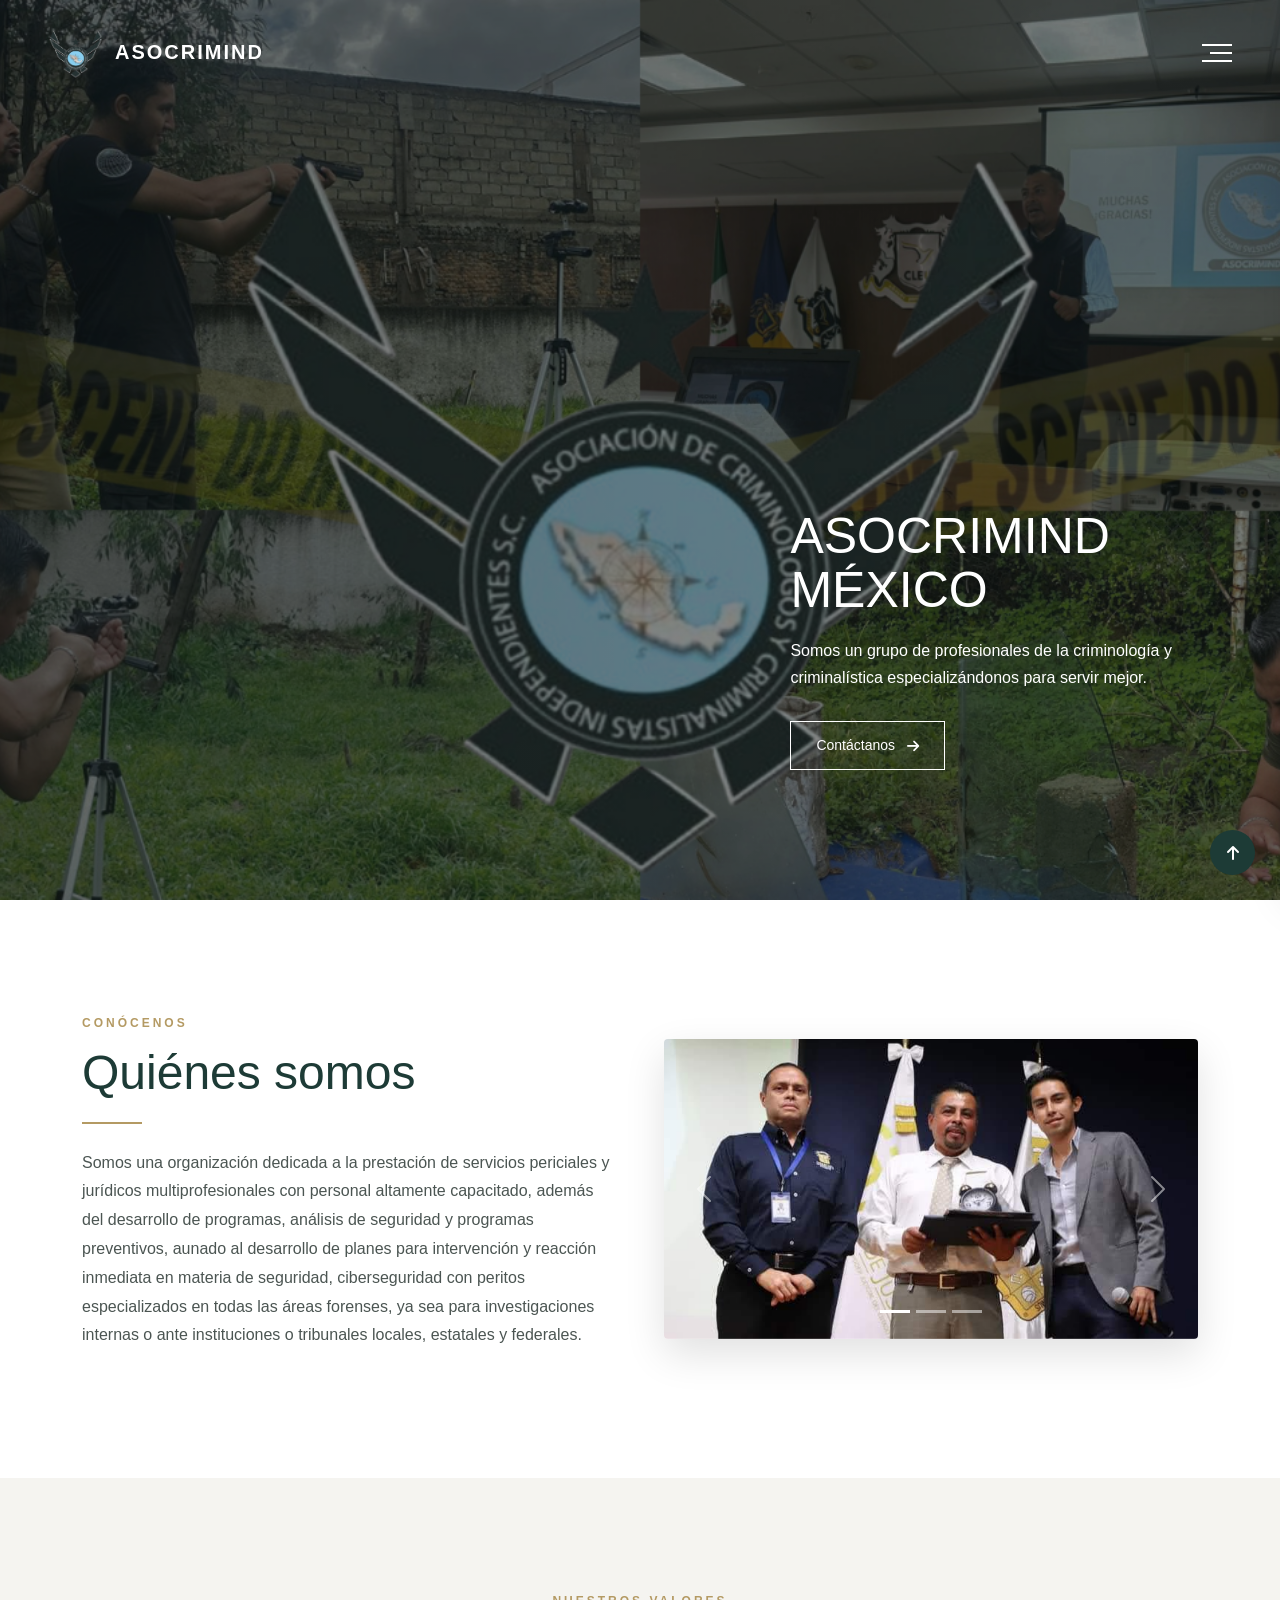
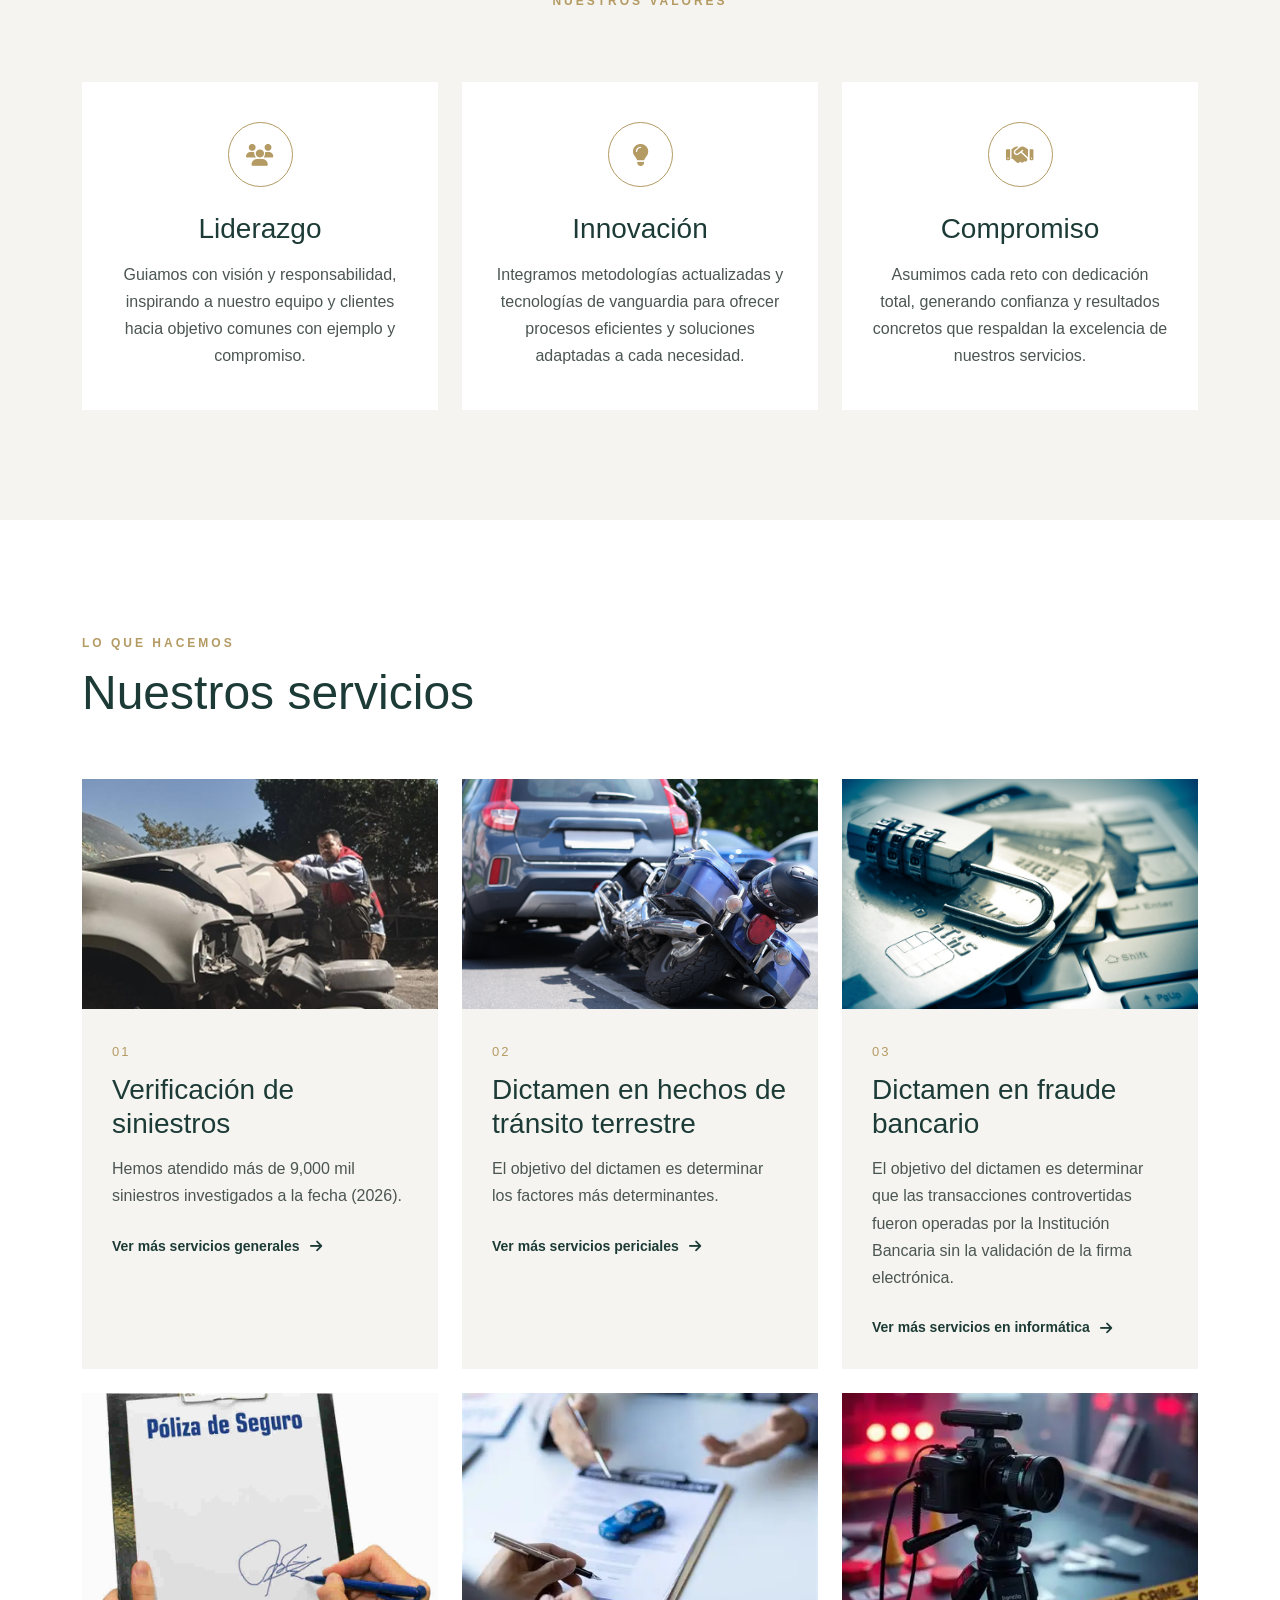
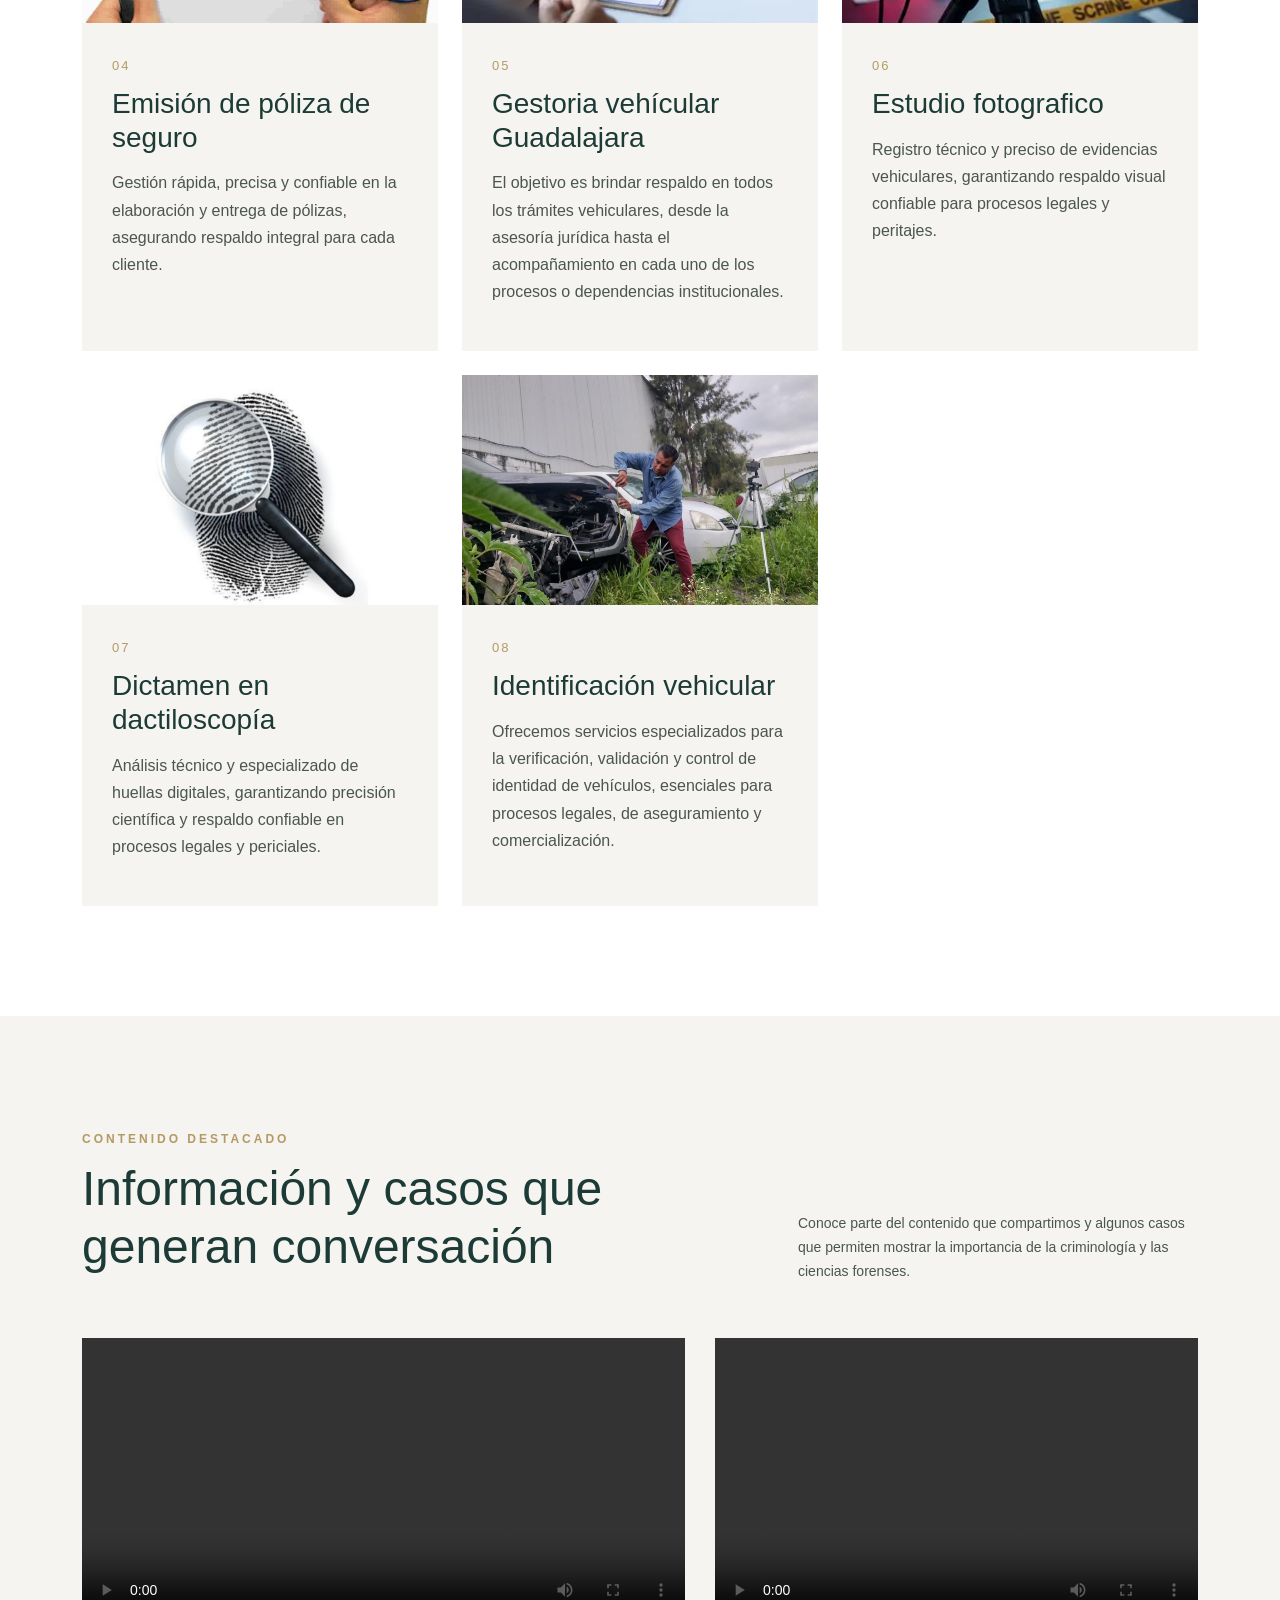
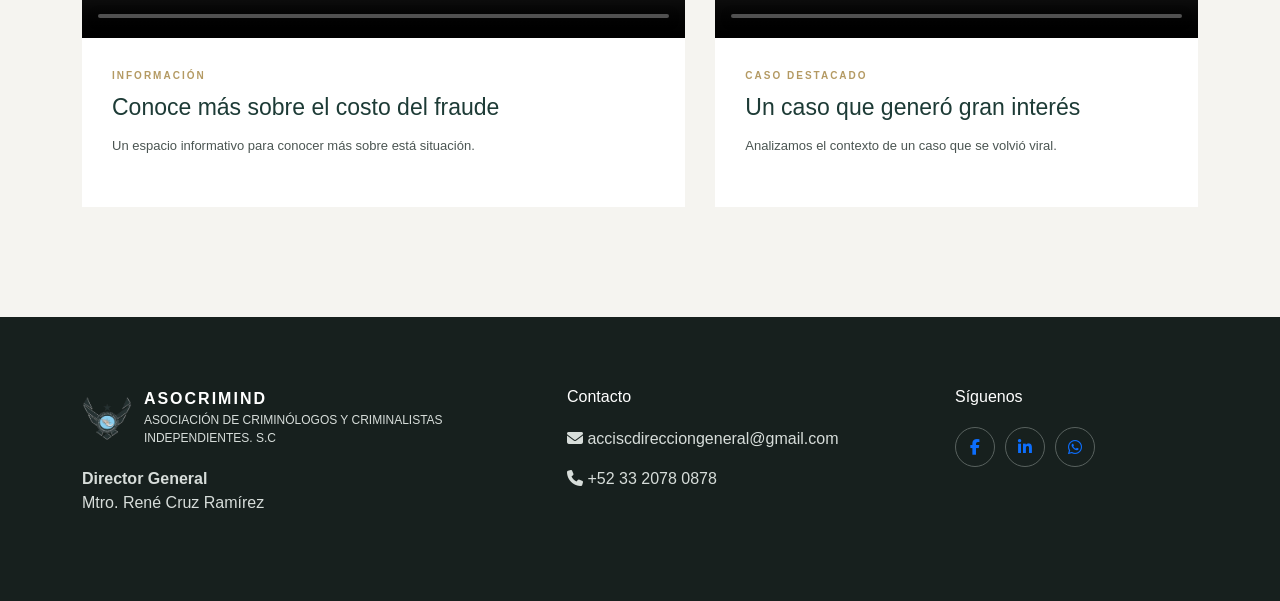
<file: index.html>
<!DOCTYPE html>
<html lang="es">
<head>
    <meta charset="UTF-8">
    <meta name="viewport" content="width=device-width, initial-scale=1.0">
    <title>ASOCRIMIND</title>
    <link rel="icon" type="image/x-icon" href="/img/logo2.png">
    <link href="https://cdn.jsdelivr.net/npm/bootstrap@5.3.8/dist/css/bootstrap.min.css" rel="stylesheet">
    <link rel="stylesheet" href="https://cdnjs.cloudflare.com/ajax/libs/font-awesome/6.5.2/css/all.min.css">
    <link rel="stylesheet" href="css/styles.css">
</head>

<body>
    <nav id="nav" class="navbar navbar-expand-lg navbar-inicio">
        <div class="container-fluid px-4 px-lg-5">
            <a href="index.html" class="navbar-brand marca">
                <div class="logo">
                    <img src="img/logo.png" alt="Logo de la empresa">
                </div>
                <div class="nombre-empresa">
                    <strong>ASOCRIMIND</strong>
                </div>
            </a>
            <button class="menu-btn" id="menuBtn" type="button" aria-label="Abrir menú">
                <span></span>
                <span></span>
                <span></span>
            </button>
        </div>
    </nav>

    <div class="menu-overlay" id="menuOverlay"></div>
    <aside class="menu-lateral" id="menuLateral">
        <div class="menu-header">
            <h3>Menú</h3>
            <button id="cerrarMenu" aria-label="Cerrar menú">
                <i class="fa-solid fa-xmark"></i>
            </button>
        </div>
        <ul class="menu-lista">
            <li><a href="index.html"><i class="fa-solid fa-house"></i>Inicio</a></li>
            <li><a href="nosotros.html"><i class="fa-solid fa-users"></i>Nosotros</a></li>
            <li class="menu-servicios">
                <button class="boton-servicios">
                    <span><i class="fas fa-briefcase"></i>Servicios</span>
                    <i class="fas fa-chevron-down flecha-servicios"></i>
                </button>
                <ul class="submenu-servicios">
                    <li><a href="generales.html"><i class="fa-solid fa-car"></i>Servicios generales</a></li>
                    <li><a href="periciales.html"><i class="fa-solid fa-person-falling"></i>Servicios periciales</a></li>
                    <li><a href="informatica.html"><i class="fa-solid fa-computer"></i>Servicios en informática</a></li>
                </ul>
            </li>
            <li><a href="productos.html"><i class="fa-solid fa-square-pen"></i>Productos</a></li>
            <li><a href="cursos.html"><i class="fa-solid fa-graduation-cap"></i>Oferta académica</a></li>
            <li><a href="convenios.html"><i class="fa-solid fa-handshake"></i>Convenios y colaboraciones</a></li>
            <li><a href="contacto.html"><i class="fa-solid fa-envelope"></i>Contacto</a></li>
        </ul>
    </aside>

    <section id="inicio" class="hero">
        <div class="hero-overlay"></div>
        <div class="hero-contenido">
            <h1>ASOCRIMIND MÉXICO</h1>
            <p class="hero-descripcion">
                Somos un grupo de profesionales de la criminología y<br>
                criminalística especializándonos para servir mejor. 
            </p>
            <a href="contacto.html" class="btn-principal">
                Contáctanos
                <i class="fa-solid fa-arrow-right"></i>
            </a>
        </div>
    </section>

    <section id="nosotros" class="seccion nosotros">
        <div class="container">
            <div class="row align-items-center g-5">
                <div class="col-lg-6">
                    <span class="etiqueta">CONÓCENOS</span>
                    <h2>Quiénes somos</h2>
                    <div class="linea"></div>
                    <p>
                        Somos una organización dedicada a la prestación de servicios periciales y 
                        jurídicos multiprofesionales con personal altamente capacitado, además del 
                        desarrollo de programas, análisis de seguridad y programas preventivos, aunado 
                        al desarrollo de planes para intervención y reacción inmediata en materia de 
                        seguridad, ciberseguridad con peritos especializados en todas las áreas forenses, 
                        ya sea para investigaciones internas o ante instituciones o tribunales locales, 
                        estatales y federales.
                    </p>
                </div>
                <div class="col-lg-6">
                    <div id="carruselNosotros" class="carousel slide carrusel-nosotros" data-bs-ride="carousel">
                        <div class="carousel-indicators">
                            <button type="button" data-bs-target="#carruselNosotros" data-bs-slide-to="0" class="active"></button>
                            <button type="button" data-bs-target="#carruselNosotros" data-bs-slide-to="1"></button>
                            <button type="button" data-bs-target="#carruselNosotros" data-bs-slide-to="2"></button>
                        </div>  
                        <div class="carousel-inner">
                            <div class="carousel-item active">
                                <img src="img/img1.jpg" alt="Nuestro equipo">
                            </div>
                            <div class="carousel-item">
                                <img src="img/img2.jpg" alt="Trabajo en equipo">
                            </div>
                            <div class="carousel-item">
                                <img src="img/img3.jpg" alt="Nuestro trabajo">
                            </div>
                        </div>
                        <button class="carousel-control-prev" type="button" data-bs-target="#carruselNosotros" data-bs-slide="prev">
                            <span class="carousel-control-prev-icon"></span>
                        </button>
                        <button class="carousel-control-next" type="button" data-bs-target="#carruselNosotros" data-bs-slide="next">
                            <span class="carousel-control-next-icon"></span>
                        </button>
                    </div>
                </div>
            </div>
        </div>
    </section>

    <section class="seccion valores">
        <div class="container">
            <div class="text-center encabezado-seccion">
                <span class="etiqueta">NUESTROS VALORES</span>
            </div>
            <div class="row g-4">
                <div class="col-md-4">
                    <div class="valor-card">
                        <div class="valor-icono">
                            <i class="fa-solid fa-users"></i>
                        </div>
                        <h3>Liderazgo</h3>
                        <p>
                            Guiamos con visión y responsabilidad, inspirando a nuestro equipo y clientes 
                            hacia objetivo comunes con ejemplo y compromiso.
                        </p>
                    </div>
                </div>
                <div class="col-md-4">
                    <div class="valor-card">
                        <div class="valor-icono">
                            <i class="fa-solid fa-lightbulb"></i>
                        </div>
                        <h3>Innovación</h3>
                        <p>
                            Integramos metodologías actualizadas y tecnologías de vanguardia para ofrecer 
                            procesos eficientes y soluciones adaptadas a cada necesidad.
                        </p>
                    </div>
                </div>
                <div class="col-md-4">
                    <div class="valor-card">
                        <div class="valor-icono">
                            <i class="fa-solid fa-handshake"></i>
                        </div>
                        <h3>Compromiso</h3>
                        <p>
                            Asumimos cada reto con dedicación total, generando confianza y resultados 
                            concretos que respaldan la excelencia de nuestros servicios.
                        </p>
                    </div>
                </div>
            </div>
        </div>
    </section>

    <section id="servicios" class="seccion servicios">
        <div class="container">
            <div class="encabezado-servicios">
                <div>
                    <span class="etiqueta">LO QUE HACEMOS</span>
                    <h2>Nuestros servicios</h2>
                </div>
            </div>
            <div class="row g-4">
                <div class="col-md-4">
                    <article class="servicio-card">
                        <div class="servicio-imagen">
                            <img src="img/servicio1.png" alt="Servicio 1">
                        </div>
                        <div class="servicio-contenido">
                            <span class="numero-servicio">01</span>
                            <h3>Verificación de siniestros</h3>
                            <p>
                                Hemos atendido más de 9,000 mil siniestros investigados a la fecha (2026).
                            </p>
                            <a href="generales.html" class="servicio-link">
                                Ver más servicios generales
                                <i class="fa-solid fa-arrow-right"></i>
                            </a>
                        </div>
                    </article>
                </div>
                <div class="col-md-4">
                    <article class="servicio-card">
                        <div class="servicio-imagen">
                            <img src="img/servicio2.png" alt="Servicio 2">
                        </div>
                        <div class="servicio-contenido">
                            <span class="numero-servicio">02</span>
                            <h3>Dictamen en hechos de tránsito terrestre</h3>
                            <p>
                                El objetivo del dictamen es determinar los factores más determinantes.
                            </p>
                            <a href="periciales.html" class="servicio-link">
                                Ver más servicios periciales
                                <i class="fa-solid fa-arrow-right"></i>
                            </a>
                        </div>
                    </article>
                </div>
                <div class="col-md-4">
                    <article class="servicio-card">
                        <div class="servicio-imagen">
                            <img src="img/servicio3.jpg" alt="Servicio 3">
                        </div>
                        <div class="servicio-contenido">
                            <span class="numero-servicio">03</span>
                            <h3>Dictamen en fraude bancario</h3>
                            <p>
                                El objetivo del dictamen es determinar que las transacciones controvertidas fueron operadas por la Institución Bancaria sin la validación de la firma electrónica.
                            </p>
                            <a href="informatica.html" class="servicio-link">
                                Ver más servicios en informática
                                <i class="fa-solid fa-arrow-right"></i>
                            </a>
                        </div>
                    </article>
                </div>
                <div class="col-md-4">
                    <article class="servicio-card">
                        <div class="servicio-imagen">
                            <img id="poliza" src="img/poliza.jpg" alt="Servicio 4">
                        </div>
                        <div class="servicio-contenido">
                            <span class="numero-servicio">04</span>
                            <h3>Emisión de póliza de seguro</h3>
                            <p>
                                Gestión rápida, precisa y confiable en la elaboración y entrega de pólizas, asegurando 
                                respaldo integral para cada cliente.
                            </p>
                        </div>
                    </article>
                </div>
                <div class="col-md-4">
                    <article class="servicio-card">
                        <div class="servicio-imagen">
                            <img src="img/gestoria.webp" alt="Servicio 5">
                        </div>
                        <div class="servicio-contenido">
                            <span class="numero-servicio">05</span>
                            <h3>Gestoria vehícular Guadalajara</h3>
                            <p>
                                El objetivo es brindar respaldo en todos los trámites vehiculares, desde la 
                                asesoría jurídica hasta el acompañamiento en cada uno de los procesos o 
                                dependencias institucionales.
                            </p>
                        </div>
                    </article>
                </div>
                <div class="col-md-4">
                    <article class="servicio-card">
                        <div class="servicio-imagen">
                            <img src="img/foto.webp" alt="Servicio 6">
                        </div>
                        <div class="servicio-contenido">
                            <span class="numero-servicio">06</span>
                            <h3>Estudio fotografico</h3>
                            <p>
                                Registro técnico y preciso de evidencias vehiculares, garantizando respaldo visual confiable 
                                para procesos legales y peritajes.
                            </p>
                        </div>
                    </article>
                </div>
                <div class="col-md-4">
                    <article class="servicio-card">
                        <div class="servicio-imagen">
                            <img src="img/dactiloscopia.png" alt="Servicio 7">
                        </div>
                        <div class="servicio-contenido">
                            <span class="numero-servicio">07</span>
                            <h3>Dictamen en dactiloscopía</h3>
                            <p>
                                Análisis técnico y especializado de huellas digitales, garantizando precisión científica y 
                                respaldo confiable en procesos legales y periciales.
                            </p>
                        </div>
                    </article>
                </div>
                <div class="col-md-4">
                    <article class="servicio-card">
                        <div class="servicio-imagen">
                            <img src="img/vehicular.jpeg" alt="Servicio 8">
                        </div>
                        <div class="servicio-contenido">
                            <span class="numero-servicio">08</span>
                            <h3>Identificación vehicular</h3>
                            <p>
                                Ofrecemos servicios especializados para la verificación, validación y control de identidad de vehículos, 
                                esenciales para procesos legales, de aseguramiento y comercialización.
                            </p>
                        </div>
                    </article>
                </div>
            </div>
        </div>
    </section>

    <section class="contenido-destacado">
        <div class="container">
            <div class="encabezado-contenido">
                <div>
                    <span class="etiqueta">CONTENIDO DESTACADO</span>
                    <h2>Información y casos que generan conversación</h2>
                </div>
                <p>
                    Conoce parte del contenido que compartimos y algunos casos
                    que permiten mostrar la importancia de la criminología
                    y las ciencias forenses.
                </p>
            </div>
            <div class="contenido-grid">
                <article class="video-destacado video-principal">
                    <div class="video-contenedor">
                        <video controls>
                            <source src="videos/informativo.mp4" type="video/mp4">
                            Tu navegador no soporta la reproducción de video.
                        </video>
                    </div>
                    <div class="video-info">
                        <span class="video-categoria">INFORMACIÓN</span>
                        <h3>Conoce más sobre el costo del fraude</h3>
                        <p>Un espacio informativo para conocer más sobre está situación.</p>
                    </div>
                </article>

                <article class="video-destacado">
                    <div class="video-contenedor">
                        <video controls>
                            <source src="videos/caso.mp4" type="video/mp4">
                            Tu navegador no soporta la reproducción de video.
                        </video>
                    </div>
                    <div class="video-info">
                        <span class="video-categoria">CASO DESTACADO</span>
                        <h3>Un caso que generó gran interés</h3>
                        <p>Analizamos el contexto de un caso que se volvió viral.</p>
                    </div>
                </article>
            </div>
        </div>
    </section>

    <a href="#nav" class="btn-arriba"><i class="fas fa-arrow-up"></i></a>

    <footer class="footer">
        <div class="container">
            <div class="row g-5">
                <div class="col-lg-5">
                    <div class="footer-marca">
                        <img src="img/logo.png" alt="Logo">
                        <div>
                            <strong>ASOCRIMIND</strong>
                            <span>ASOCIACIÓN DE CRIMINÓLOGOS Y CRIMINALISTAS INDEPENDIENTES. S.C</span>
                        </div>
                    </div>
                    <div>
                        <p><strong>Director General</strong><br>Mtro. René Cruz Ramírez</p>
                    </div>
                </div>
                <div class="col-lg-4">
                    <h4>Contacto</h4>
                    <p><i class="fa-solid fa-envelope"></i> acciscdirecciongeneral@gmail.com</a>
                    <p><i class="fa-solid fa-phone"></i> +52 33 2078 0878</a>
                </div>
                <div class="col-lg-2">
                    <h4>Síguenos</h4>
                    <div class="redes">
                        <a href="https://www.facebook.com/ACCISC?locale=es_LA" aria-label="Facebook">
                            <i class="fa-brands fa-facebook-f"></i>
                        </a>
                        <a href="http://linkedin.com/in/asocrimind-m%C3%A9xico-5993ba206" aria-label="LinkedIn">
                            <i class="fa-brands fa-linkedin-in"></i>
                        </a>
                        <a href="https://wa.me/3320780878" aria-label="WhatsApp">
                            <i class="fa-brands fa-whatsapp"></i>
                        </a>
                    </div>
                </div>
            </div>
        </div>
    </footer>
    <script src="https://cdn.jsdelivr.net/npm/bootstrap@5.3.8/dist/js/bootstrap.bundle.min.js"></script>
    <script src="js/script.js"></script>
    </body>
</html>
</file>
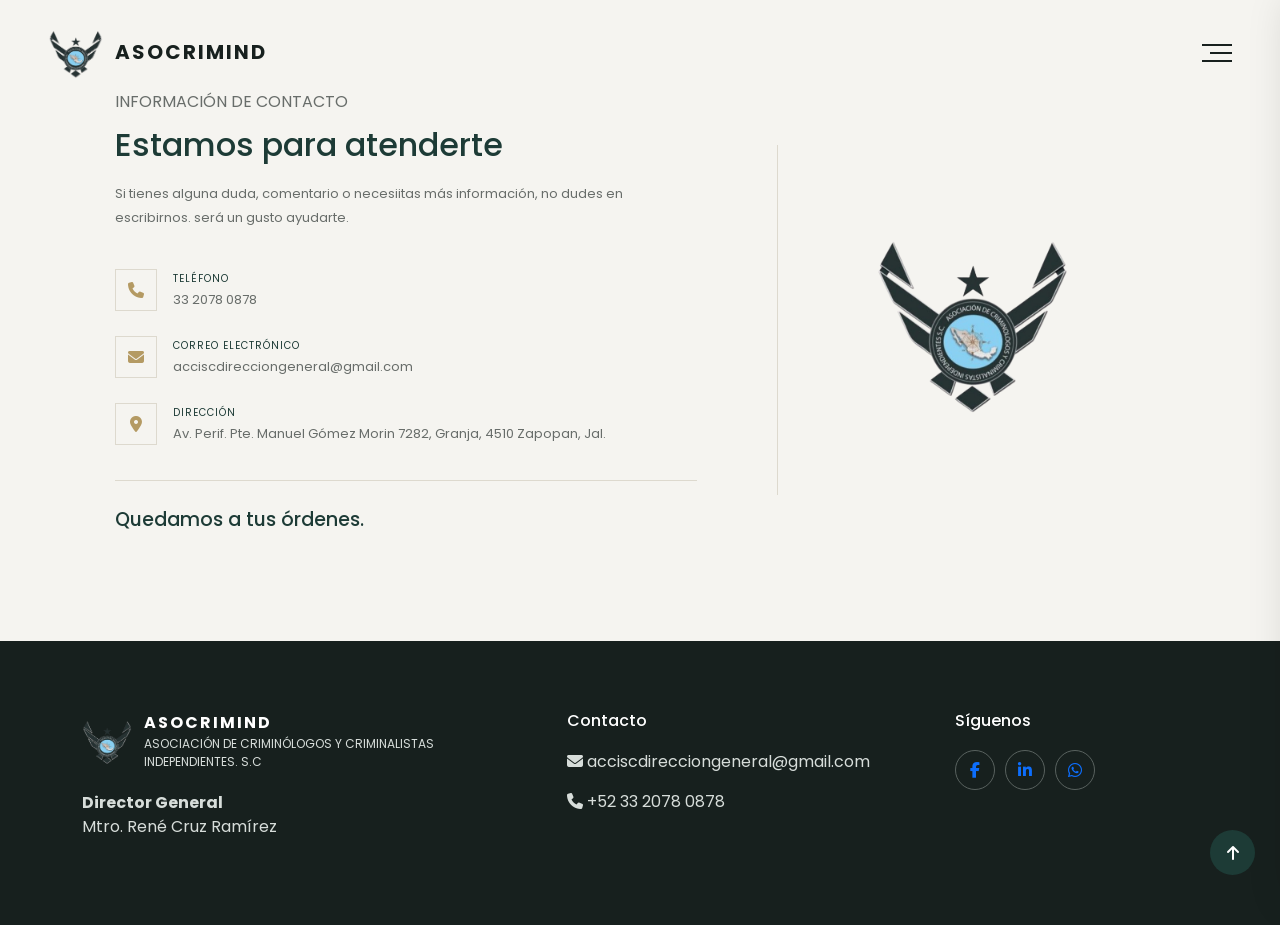
<file: contacto.html>
<!DOCTYPE html>
<html lang="es">
<head>
    <meta charset="UTF-8">
    <meta name="viewport" content="width=device-width, initial-scale=1.0">
    <title>Contacto | ASOCRIMIND</title>
    <link rel="icon" type="image/x-icon" href="/img/logo2.png">
    <link href="https://cdn.jsdelivr.net/npm/bootstrap@5.3.8/dist/css/bootstrap.min.css" rel="stylesheet">
    <link rel="stylesheet" href="https://cdnjs.cloudflare.com/ajax/libs/font-awesome/6.5.2/css/all.min.css">
    <link href="https://fonts.googleapis.com/css2?family=Poppins:wght@300;400;500;600&display=swap" rel="stylesheet">
    <link rel="stylesheet" href="css/contacto.css">
</head>

<body>
    <nav id="nav" class="navbar navbar-expand-lg navbar-inicio">
        <div class="container-fluid px-4 px-lg-5">
            <a href="index.html" class="navbar-brand marca">
                <div class="logo">
                    <img src="img/logo.png" alt="Logo de la empresa">
                </div>
                <div class="nombre-empresa">
                    <strong>ASOCRIMIND</strong>
                </div>
            </a>
            <button class="menu-btn" id="menuBtn" type="button" aria-label="Abrir menú">
                <span></span>
                <span></span>
                <span></span>
            </button>
        </div>
    </nav>

    <div class="menu-overlay" id="menuOverlay"></div>
    <aside class="menu-lateral" id="menuLateral">
        <div class="menu-header">
            <h3>Menú</h3>
            <button id="cerrarMenu" aria-label="Cerrar menú">
                <i class="fa-solid fa-xmark"></i>
            </button>
        </div>
        <ul class="menu-lista">
            <li><a href="index.html"><i class="fa-solid fa-house"></i>Inicio</a></li>
            <li><a href="nosotros.html"><i class="fa-solid fa-users"></i>Nosotros</a></li>
            <li class="menu-servicios">
                <button class="boton-servicios">
                    <span><i class="fas fa-briefcase"></i>Servicios</span>
                    <i class="fas fa-chevron-down flecha-servicios"></i>
                </button>
                <ul class="submenu-servicios">
                    <li><a href="generales.html"><i class="fa-solid fa-car"></i>Servicios generales</a></li>
                    <li><a href="periciales.html"><i class="fa-solid fa-person-falling"></i>Servicios periciales</a></li>
                    <li><a href="informatica.html"><i class="fa-solid fa-computer"></i>Servicios en informática</a></li>
                </ul>
            </li>
            <li><a href="productos.html"><i class="fa-solid fa-square-pen"></i>Productos</a></li>
            <li><a href="cursos.html"><i class="fa-solid fa-graduation-cap"></i>Oferta académica</a></li>
            <li><a href="convenios.html"><i class="fa-solid fa-handshake"></i>Convenios y colaboraciones</a></li>
            <li><a href="contacto.html"><i class="fa-solid fa-envelope"></i>Contacto</a></li>
        </ul>
    </aside>

    <main>
        <section class="contacto-principal">
            <div class="container">
                <div class="contacto-grid">
                    <div class="contacto-info">
                        <span class="etiqueta">INFORMACIÓN DE CONTACTO</span>
                        <h2>Estamos para atenderte</h2>
                        <p class="descripcion">
                            Si tienes alguna duda, comentario o necesiitas más información, no dudes 
                            en escribirnos. será un gusto ayudarte.
                        </p>
                        <div class="dato-contacto">
                            <div class="icono-contacto">
                                <i class="fa-solid fa-phone"></i>
                            </div>
                            <div>
                                <span>Teléfono</span>
                                <p>33 2078 0878</p>
                            </div>
                        </div>
                        <div class="dato-contacto">
                            <div class="icono-contacto">
                                <i class="fa-solid fa-envelope"></i>
                            </div>
                            <div>
                                <span>Correo electrónico</span>
                                <p>acciscdirecciongeneral@gmail.com</p>
                            </div>
                        </div>
                        <div class="dato-contacto">
                            <div class="icono-contacto">
                                <i class="fa-solid fa-location-dot"></i>
                            </div>
                            <div>
                                <span>Dirección</span>
                                <p>Av. Perif. Pte. Manuel Gómez Morin 7282, Granja, 4510 Zapopan, Jal.</p>
                            </div>
                        </div>
                        <p class="frase-contacto">Quedamos a tus órdenes.</p>
                    </div>
                    <div class="contacto-logo">
                        <div class="logo-contenedor">
                            <img src="img/logo.png" alt="Logo de la empresa">
                        </div>
                    </div>
                </div>
            </div>
        </section>

        <a href="#nav" class="btn-arriba"><i class="fas fa-arrow-up"></i></a>
    </main>

    <footer class="footer">
        <div class="container">
            <div class="row g-5">
                <div class="col-lg-5">
                    <div class="footer-marca">
                        <img src="img/logo.png" alt="Logo">
                        <div>
                            <strong>ASOCRIMIND</strong>
                            <span>ASOCIACIÓN DE CRIMINÓLOGOS Y CRIMINALISTAS INDEPENDIENTES. S.C</span>
                        </div>
                    </div>
                    <div>
                        <p><strong>Director General</strong><br>Mtro. René Cruz Ramírez</p>
                    </div>
                </div>
                <div class="col-lg-4">
                    <h4>Contacto</h4>
                    <p><i class="fa-solid fa-envelope"></i> acciscdirecciongeneral@gmail.com</a>
                    <p><i class="fa-solid fa-phone"></i> +52 33 2078 0878</a>
                </div>
                <div class="col-lg-2">
                    <h4>Síguenos</h4>
                    <div class="redes">
                        <a href="https://www.facebook.com/ACCISC?locale=es_LA" aria-label="Facebook">
                            <i class="fa-brands fa-facebook-f"></i>
                        </a>
                        <a href="http://linkedin.com/in/asocrimind-m%C3%A9xico-5993ba206" aria-label="LinkedIn">
                            <i class="fa-brands fa-linkedin-in"></i>
                        </a>
                        <a href="https://wa.me/3320780878" aria-label="WhatsApp">
                            <i class="fa-brands fa-whatsapp"></i>
                        </a>
                    </div>
                </div>
            </div>
        </div>
    </footer>
    <script src="js/script.js"></script>
</body>
</html>
</file>
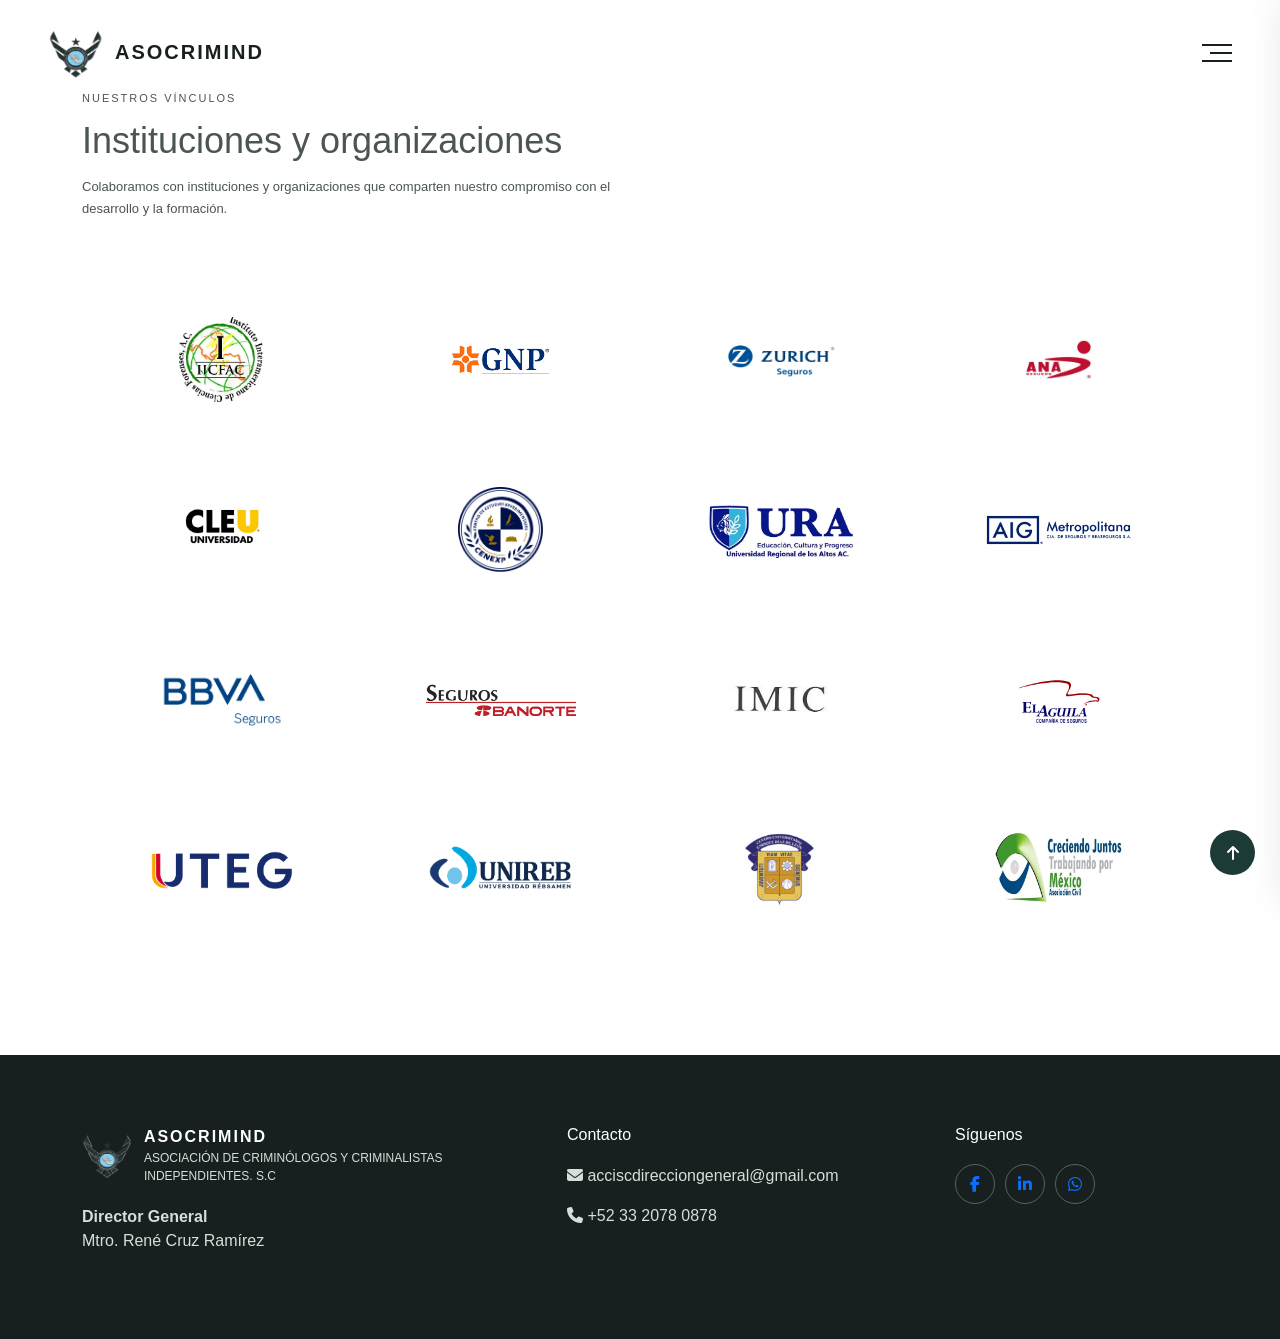
<file: convenios.html>
<!DOCTYPE html>
<html lang="es">
<head>
    <meta charset="UTF-8">
    <meta name="viewport" content="width=device-width, initial-scale=1.0">
    <title>Convenios y colaboraciones | ASOCRIMIND</title>
    <link rel="icon" type="image/x-icon" href="/img/logo2.png">
    <link href="https://cdn.jsdelivr.net/npm/bootstrap@5.3.8/dist/css/bootstrap.min.css" rel="stylesheet">
    <link rel="stylesheet" href="https://cdnjs.cloudflare.com/ajax/libs/font-awesome/6.5.2/css/all.min.css">
    <link rel="stylesheet" href="css/convenios.css">
</head>

<body>
    <nav id="nav" class="navbar navbar-expand-lg navbar-inicio">
        <div class="container-fluid px-4 px-lg-5">
            <a href="index.html" class="navbar-brand marca">
                <div class="logo">
                    <img src="img/logo.png" alt="Logo de la empresa">
                </div>
                <div class="nombre-empresa">
                    <strong>ASOCRIMIND</strong>
                </div>
            </a>
            <button class="menu-btn" id="menuBtn" type="button" aria-label="Abrir menú">
                <span></span>
                <span></span>
                <span></span>
            </button>
        </div>
    </nav>

    <div class="menu-overlay" id="menuOverlay"></div>
    <aside class="menu-lateral" id="menuLateral">
        <div class="menu-header">
            <h3>Menú</h3>
            <button id="cerrarMenu" aria-label="Cerrar menú">
                <i class="fa-solid fa-xmark"></i>
            </button>
        </div>
        <ul class="menu-lista">
            <li><a href="index.html"><i class="fa-solid fa-house"></i>Inicio</a></li>
            <li><a href="nosotros.html"><i class="fa-solid fa-users"></i>Nosotros</a></li>
            <li class="menu-servicios">
                <button class="boton-servicios">
                    <span><i class="fas fa-briefcase"></i>Servicios</span>
                    <i class="fas fa-chevron-down flecha-servicios"></i>
                </button>
                <ul class="submenu-servicios">
                    <li><a href="generales.html"><i class="fa-solid fa-car"></i>Servicios generales</a></li>
                    <li><a href="periciales.html"><i class="fa-solid fa-person-falling"></i>Servicios periciales</a></li>
                    <li><a href="informatica.html"><i class="fa-solid fa-computer"></i>Servicios en informática</a></li>
                </ul>
            </li>
            <li><a href="productos.html"><i class="fa-solid fa-square-pen"></i>Productos</a></li>
            <li><a href="cursos.html"><i class="fa-solid fa-graduation-cap"></i>Oferta académica</a></li>
            <li><a href="convenios.html"><i class="fa-solid fa-handshake"></i>Convenios y colaboraciones</a></li>
            <li><a href="contacto.html"><i class="fa-solid fa-envelope"></i>Contacto</a></li>
        </ul>
    </aside>

    <section class="logos-seccion">
        <div class="container">
            <div class="logos-encabezado">
                <span class="etiqueta">NUESTROS VÍNCULOS</span>
                <h1>Instituciones y organizaciones</h1>
                <p>
                    Colaboramos con instituciones y organizaciones que comparten
                    nuestro compromiso con el desarrollo y la formación.
                </p>
            </div>
            <div class="logos-grid">
                <div class="logo-item">
                    <img src="img/logo-1.webp" alt="Logo 1">
                </div>
                <div class="logo-item">
                    <img src="img/logo-2.webp" alt="Logo 2">
                </div>
                <div class="logo-item">
                    <img src="img/logo-3.png" alt="Logo 3">
                </div>
                <div class="logo-item">
                    <img src="img/logo-4.jpg" alt="Logo 4">
                </div>
                <div class="logo-item">
                    <img src="img/logo-5.webp" alt="Logo 5">
                </div>
                <div class="logo-item">
                    <img src="img/logo-6.png" alt="Logo 6">
                </div>
                <div class="logo-item">
                    <img src="img/logo-7.webp" alt="Logo 7">
                </div>
                <div class="logo-item">
                    <img src="img/logo-8.png" alt="Logo 8">
                </div>
                <div class="logo-item">
                    <img src="img/logo-9.png" alt="Logo 9">
                </div>
                <div class="logo-item">
                    <img src="img/logo-10.png" alt="Logo 10">
                </div>
                <div class="logo-item">
                    <img src="img/logo-11.jpg" alt="Logo 11">
                </div>
                <div class="logo-item">
                    <img src="img/logo-12.jpg" alt="Logo 12">
                </div>
                <div class="logo-item">
                    <img src="img/logo-13.png" alt="Logo 13">
                </div>
                <div class="logo-item">
                    <img src="img/logo-14.png" alt="Logo 14">
                </div>
                <div class="logo-item">
                    <img src="img/logo-15.webp" alt="Logo 15">
                </div>
                <div class="logo-item">
                    <img src="img/logo-16.webp" alt="Logo 16">
                </div>
            </div>
        </div>
    </section>

    <a href="#nav" class="btn-arriba"><i class="fas fa-arrow-up"></i></a>

    <footer class="footer">
        <div class="container">
            <div class="row g-5">
                <div class="col-lg-5">
                    <div class="footer-marca">
                        <img src="img/logo.png" alt="Logo">
                        <div>
                            <strong>ASOCRIMIND</strong>
                            <span>ASOCIACIÓN DE CRIMINÓLOGOS Y CRIMINALISTAS INDEPENDIENTES. S.C</span>
                        </div>
                    </div>
                    <div>
                        <p><strong>Director General</strong><br>Mtro. René Cruz Ramírez</p>
                    </div>
                </div>
                <div class="col-lg-4">
                    <h4>Contacto</h4>
                    <p><i class="fa-solid fa-envelope"></i> acciscdirecciongeneral@gmail.com</a>
                    <p><i class="fa-solid fa-phone"></i> +52 33 2078 0878</a>
                </div>
                <div class="col-lg-2">
                    <h4>Síguenos</h4>
                    <div class="redes">
                        <a href="https://www.facebook.com/ACCISC?locale=es_LA" aria-label="Facebook">
                            <i class="fa-brands fa-facebook-f"></i>
                        </a>
                        <a href="http://linkedin.com/in/asocrimind-m%C3%A9xico-5993ba206" aria-label="LinkedIn">
                            <i class="fa-brands fa-linkedin-in"></i>
                        </a>
                        <a href="https://wa.me/3320780878" aria-label="WhatsApp">
                            <i class="fa-brands fa-whatsapp"></i>
                        </a>
                    </div>
                </div>
            </div>
        </div>
    </footer>
    <script src="https://cdn.jsdelivr.net/npm/bootstrap@5.3.8/dist/js/bootstrap.bundle.min.js"></script>
    <script src="js/script.js"></script>
    </body>
</html>
</file>
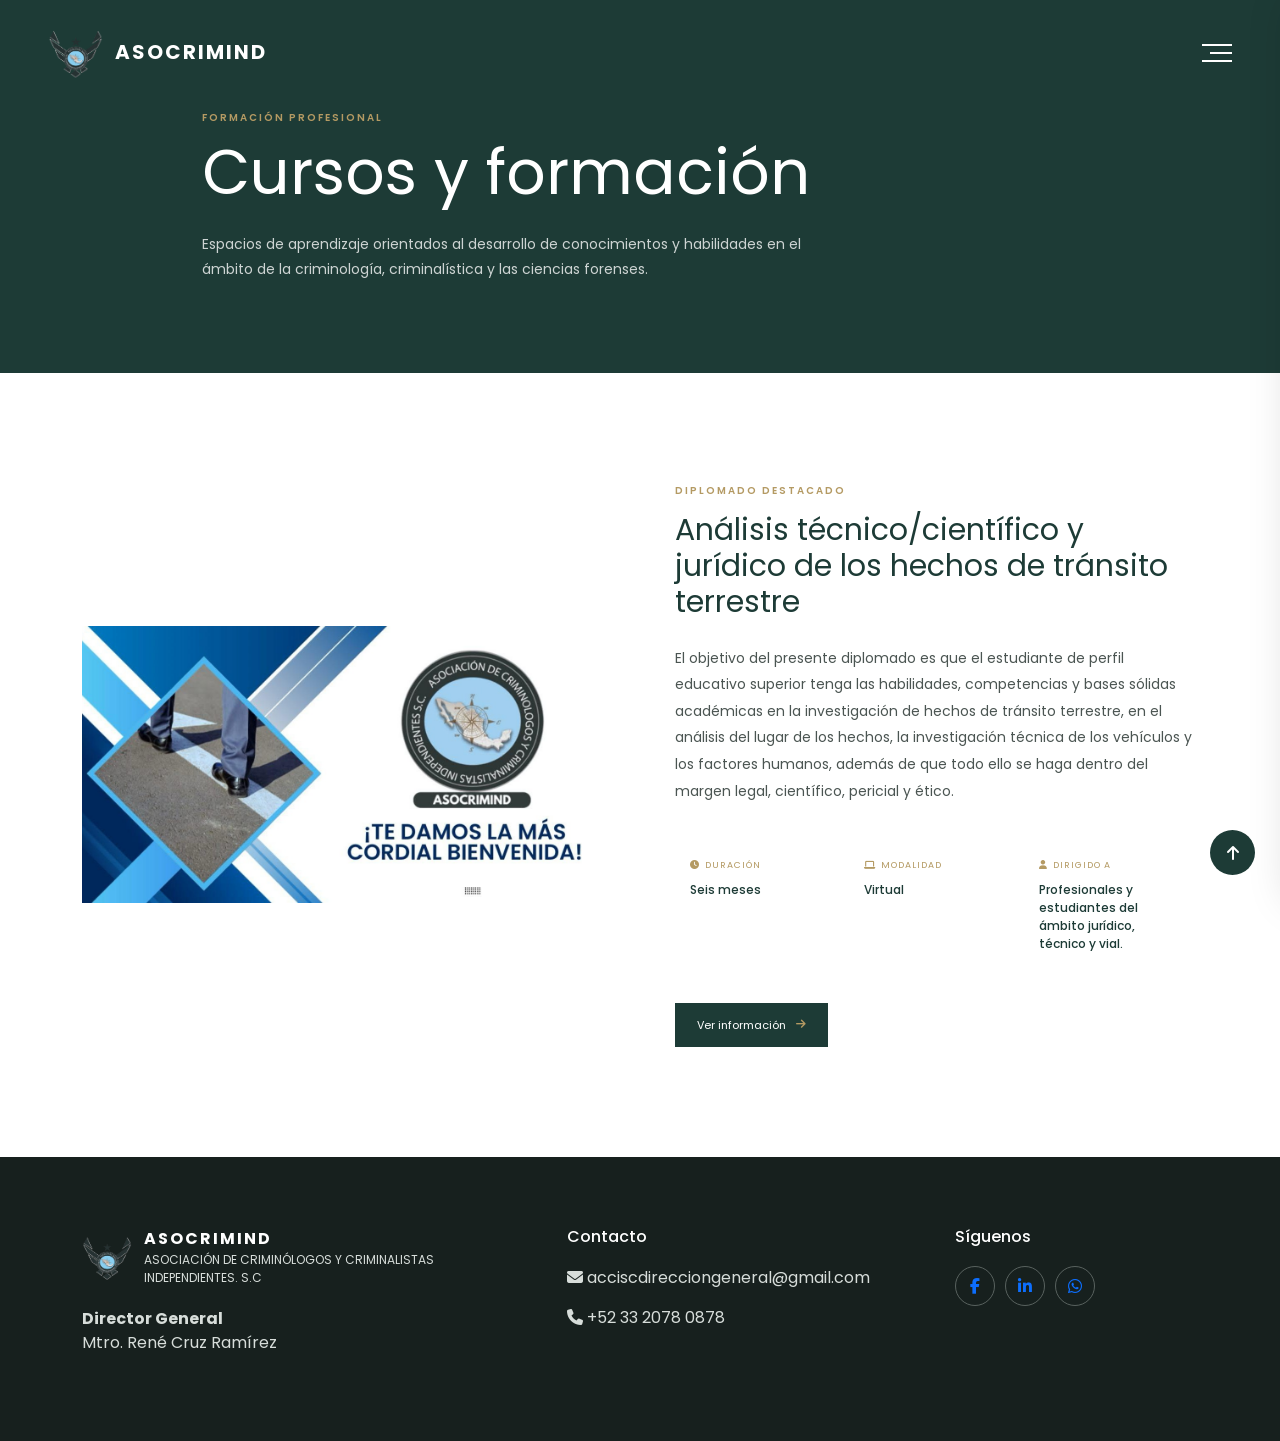
<file: cursos.html>
<!DOCTYPE html>
<html lang="es">

<head>
    <meta charset="UTF-8">
    <meta name="viewport" content="width=device-width, initial-scale=1.0">
    <title>Oferta académica | ASOCRIMIND</title>
    <link rel="icon" type="image/x-icon" href="/img/logo2.png">
    <link href="https://cdn.jsdelivr.net/npm/bootstrap@5.3.8/dist/css/bootstrap.min.css" rel="stylesheet">
    <link rel="stylesheet" href="https://cdnjs.cloudflare.com/ajax/libs/font-awesome/6.5.2/css/all.min.css">
    <link href="https://fonts.googleapis.com/css2?family=Poppins:wght@300;400;500;600&display=swap" rel="stylesheet">
    <link rel="stylesheet" href="css/cursos.css">
</head>

<body>
    <nav id="nav" class="navbar navbar-expand-lg navbar-inicio">
        <div class="container-fluid px-4 px-lg-5">
            <a href="index.html" class="navbar-brand marca">
                <div class="logo">
                    <img src="img/logo.png" alt="Logo de la empresa">
                </div>
                <div class="nombre-empresa">
                    <strong>ASOCRIMIND</strong>
                </div>
            </a>
            <button class="menu-btn" id="menuBtn" type="button" aria-label="Abrir menú">
                <span></span>
                <span></span>
                <span></span>
            </button>
        </div>
    </nav>

    <div class="menu-overlay" id="menuOverlay"></div>
    <aside class="menu-lateral" id="menuLateral">
        <div class="menu-header">
            <h3>Menú</h3>
            <button id="cerrarMenu" aria-label="Cerrar menú">
                <i class="fa-solid fa-xmark"></i>
            </button>
        </div>
        <ul class="menu-lista">
            <li><a href="index.html"><i class="fa-solid fa-house"></i>Inicio</a></li>
            <li><a href="nosotros.html"><i class="fa-solid fa-users"></i>Nosotros</a></li>
            <li class="menu-servicios">
                <button class="boton-servicios">
                    <span><i class="fas fa-briefcase"></i>Servicios</span>
                    <i class="fas fa-chevron-down flecha-servicios"></i>
                </button>
                <ul class="submenu-servicios">
                    <li><a href="generales.html"><i class="fa-solid fa-car"></i>Servicios generales</a></li>
                    <li><a href="periciales.html"><i class="fa-solid fa-person-falling"></i>Servicios periciales</a></li>
                    <li><a href="informatica.html"><i class="fa-solid fa-computer"></i>Servicios en informática</a></li>
                </ul>
            </li>
            <li><a href="productos.html"><i class="fa-solid fa-square-pen"></i>Productos</a></li>
            <li><a href="cursos.html"><i class="fa-solid fa-graduation-cap"></i>Oferta académica</a></li>
            <li><a href="convenios.html"><i class="fa-solid fa-handshake"></i>Convenios y colaboraciones</a></li>
            <li><a href="contacto.html"><i class="fa-solid fa-envelope"></i>Contacto</a></li>
        </ul>
    </aside>

    <header class="encabezado-cursos">
        <div class="container">
            <span class="etiqueta">FORMACIÓN PROFESIONAL</span>
            <h1>Cursos y formación</h1>
            <p>
                Espacios de aprendizaje orientados al desarrollo de
                conocimientos y habilidades en el ámbito de la criminología,
                criminalística y las ciencias forenses.
            </p>
        </div>
    </header>

    <main>
        <section class="curso-destacado">
            <div class="container">
                <div class="curso-destacado-grid">
                    <div class="curso-imagen">
                        <img id="diplomado" src="img/diplomado.jpg" alt="Diplomado destacado">
                    </div>
                    <div class="curso-contenido">
                        <span class="etiqueta">DIPLOMADO DESTACADO</span>
                        <h2>Análisis técnico/científico y jurídico de los hechos de tránsito terrestre</h2>
                        <p class="curso-descripcion">
                            El objetivo del presente diplomado es que el estudiante de perfil educativo superior tenga las
                            habilidades, competencias y bases sólidas académicas en la investigación de hechos de tránsito 
                            terrestre, en el análisis del lugar de los hechos, la investigación técnica de los vehículos y 
                            los factores humanos, además de que todo ello se haga dentro del margen legal, científico, 
                            pericial y ético.
                        </p>
                        <div class="datos-curso">
                            <div>
                                <span><i class="fas fa-clock"></i>DURACIÓN</span>
                                <strong>Seis meses</strong>
                            </div>
                            <div>
                                <span><i class="fas fa-laptop"></i>MODALIDAD</span>
                                <strong>Virtual</strong>
                            </div>
                            <div>
                                <span><i class="fas fa-user"></i>DIRIGIDO A</span>
                                <strong>Profesionales y estudiantes del ámbito jurídico, técnico y vial.</strong>
                            </div>
                        </div>
                        <div class="curso-acciones">
                            <button class="btn-principal" type="button" data-bs-toggle="modal" data-bs-target="#modalCurso">
                                Ver información
                                <i class="fas fa-arrow-right"></i>
                            </button>
                        </div>
                    </div>
                </div>
            </div>
        </section>

<!--        <section class="informacion-cursos">
            <div class="container">
                <div class="titulo-seccion">
                    <div>
                        <span class="etiqueta">FORMACIÓN</span>

                        <h2>
                            Nuestra oferta académica
                        </h2>

                    </div>

                    <p>
                        Consulta los cursos disponibles y encuentra
                        alternativas de formación de acuerdo con tus
                        intereses y necesidades.
                    </p>

                </div>


                <article class="curso-lista">

                    <div class="curso-lista-numero">
                        01
                    </div>

                    <div class="curso-lista-info">

                        <span>
                            CURSO
                        </span>

                        <h3>
                            Introducción a la Criminalística
                        </h3>

                        <p>
                            Conoce los conceptos fundamentales de la
                            criminalística y su aplicación dentro de la
                            investigación de hechos.
                        </p>

                    </div>

                    <div class="curso-lista-datos">

                        <span>
                            <i class="fas fa-clock"></i>
                            20 horas
                        </span>

                        <span>
                            <i class="fas fa-location-dot"></i>
                            Presencial
                        </span>

                    </div>

                    <button
                        class="btn-ver-curso"
                        type="button"
                        data-bs-toggle="modal"
                        data-bs-target="#modalCurso">

                        Ver curso
                        <i class="fas fa-arrow-right"></i>

                    </button>

                </article>



                <article class="curso-lista">

                    <div class="curso-lista-numero">
                        02
                    </div>

                    <div class="curso-lista-info">

                        <span>
                            TALLER
                        </span>

                        <h3>
                            Fotografía Forense
                        </h3>

                        <p>
                            Principios básicos de documentación fotográfica
                            aplicada al trabajo forense.
                        </p>

                    </div>

                    <div class="curso-lista-datos">

                        <span>
                            <i class="fas fa-clock"></i>
                            8 horas
                        </span>

                        <span>
                            <i class="fas fa-location-dot"></i>
                            Presencial
                        </span>

                    </div>

                    <button
                        class="btn-ver-curso"
                        type="button"
                        data-bs-toggle="modal"
                        data-bs-target="#modalCurso">

                        Ver curso
                        <i class="fas fa-arrow-right"></i>

                    </button>

                </article>


                <article class="curso-lista">

                    <div class="curso-lista-numero">
                        03
                    </div>

                    <div class="curso-lista-info">

                        <span>
                            CURSO
                        </span>

                        <h3>
                            Investigación Criminal
                        </h3>

                        <p>
                            Introducción a las herramientas y procedimientos
                            utilizados en la investigación criminal.
                        </p>

                    </div>

                    <div class="curso-lista-datos">

                        <span>
                            <i class="fas fa-clock"></i>
                            15 horas
                        </span>

                        <span>
                            <i class="fas fa-laptop"></i>
                            En línea
                        </span>

                    </div>

                    <button
                        class="btn-ver-curso"
                        type="button"
                        data-bs-toggle="modal"
                        data-bs-target="#modalCurso">

                        Ver curso
                        <i class="fas fa-arrow-right"></i>

                    </button>

                </article>

            </div>

        </section> -->
    </main>

    <div class="modal fade" id="modalCurso" tabindex="-1" aria-labelledby="modalCursoLabel" aria-hidden="true">
        <div class="modal-dialog modal-lg modal-dialog-centered">
            <div class="modal-content modal-curso">
                <div class="modal-header">
                    <div>
                        <span class="etiqueta">INFORMACIÓN DEL CURSO</span>
                        <h2 id="modalCursoLabel">Análisis técnico/científico y jurídico de los hechos de tránsito terrestre</h2>
                    </div>
                    <button type="button" class="btn-close" data-bs-dismiss="modal" aria-label="Cerrar"></button>
                </div>
                <div class="modal-body">
                    <div class="modal-grid">
                        <h3>Dirigido a</h3>
                        <ul>
                            <li>Abogados</li>
                            <li>Peritos en hechos de tránsito terrestre, valuación e identificación vehícular, entre otros</li>
                            <li>Ingenierías afines a los hechos de tránsito</li>
                            <li>Trabajadores del servicio público o privado en materia de vialidad, transito o transporte, aseguradoras, bancos, mutualidades, agentes de seguros, entre otros</li>
                            <li>Estudiantes de nivel superior en áreas del derecho, criminología y criminalística, así como diversas ingenierías afines</li>
                            <li>Público en general, enfocado en la temática de los hechos de tránsito terrestre</li>
                        </ul>
                    </div>
                    <div class="temario">
                        <h3>Programa de estudio</h3>
                        <p>El egresado podrá desempeñarse en las siguientes áreas. Podrá ingresar a laborar en 
                            fiscalías estatales o federales, instituciones dedicadas a la investigación de hechos 
                            viales como pueden ser, secretarías de tránsito, movilidad y transporte, laborar como 
                            perito en hechos de tránsito terrestre, ejercer de manera privada ante los tribunales 
                            correspondientes, trabajar en tribunales como perito especializado así como en aseguradoras 
                            y bancos en lo referente a hechos de tránsito terrestre.
                        </p>
                        <div class="temario-lista">
                            <div>
                                <span>01</span>
                                <p>Introducción a los hechos de tránsito <br>(10 horas)</p>
                            </div>
                            <div>
                                <span>02</span>
                                <p>Criminalística aplicada al tránsito terrestre <br>(25 horas)</p>
                            </div>
                            <div>
                                <span>03</span>
                                <p>Criminología vial <br>(15 horas)</p>
                            </div>
                            <div>
                                <span>04</span>
                                <p>Lesiones viales y atención médico legal <br>(20 horas)</p>
                            </div>
                            <div>
                                <span>05</span>
                                <p>Aseguradoras y gestión del riesgo vial <br>(20 horas)</p>
                            </div>
                            <div>
                                <span>06</span>
                                <p>Ley de movilidad y legislación vial <br>(20 horas)</p>
                            </div>
                            <div>
                                <span>07</span>
                                <p>Identificación vehicular y documentoscopía <br>(20 horas)</p>
                            </div>
                            <div>
                                <span>08</span>
                                <p>Integración de casos y simulación de peritaje <br>(20 - 30 horas)</p>
                            </div>
                        </div>
                    </div>
                    <div class="modal-datos">
                        <div>
                            <span>Impartido por</span>
                            <strong><a href="documentos/sintesis.jpg" target="_blank">Mtro. René Cruz Ramírez</a></strong>
                        </div>
                        <div>
                            <span>Precio</span>
                            <strong>Al contado: $7,880 MXN</strong>
                        </div>
                        <div>
                            <span>Requisitos de ingreso</span>
                            <strong>Identificación con fotografía, CURP, último comprobante de estudios, ficha de inscripción, comprobante de pago de mensualidad</strong>
                        </div>
                    </div>
                </div>
                <div class="modal-footer">
                    <p>¿Te interesa este curso?</p>
                    <p>Comunícate al télefono: 33 2078 0878</p>
                    <p>O mandanos un correo a: acciscdirecciongeneral@gmail.com</p>
                </div>
            </div>
        </div>
    </div>

    <a href="#nav" class="btn-arriba"><i class="fas fa-arrow-up"></i></a>

    <footer class="footer">
        <div class="container">
            <div class="row g-5">
                <div class="col-lg-5">
                    <div class="footer-marca">
                        <img src="img/logo.png" alt="Logo">
                        <div>
                            <strong>ASOCRIMIND</strong>
                            <span>ASOCIACIÓN DE CRIMINÓLOGOS Y CRIMINALISTAS INDEPENDIENTES. S.C</span>
                        </div>
                    </div>
                    <div>
                        <p><strong>Director General</strong><br>Mtro. René Cruz Ramírez</p>
                    </div>
                </div>
                <div class="col-lg-4">
                    <h4>Contacto</h4>
                    <p><i class="fa-solid fa-envelope"></i> acciscdirecciongeneral@gmail.com</a>
                    <p><i class="fa-solid fa-phone"></i> +52 33 2078 0878</a>
                </div>
                <div class="col-lg-2">
                    <h4>Síguenos</h4>
                    <div class="redes">
                        <a href="https://www.facebook.com/ACCISC?locale=es_LA" aria-label="Facebook">
                            <i class="fa-brands fa-facebook-f"></i>
                        </a>
                        <a href="http://linkedin.com/in/asocrimind-m%C3%A9xico-5993ba206" aria-label="LinkedIn">
                            <i class="fa-brands fa-linkedin-in"></i>
                        </a>
                        <a href="https://wa.me/3320780878" aria-label="WhatsApp">
                            <i class="fa-brands fa-whatsapp"></i>
                        </a>
                    </div>
                </div>
            </div>
        </div>
    </footer>
    <script src="https://cdn.jsdelivr.net/npm/bootstrap@5.3.8/dist/js/bootstrap.bundle.min.js"></script>
    <script src="js/script.js"></script>
</body>
</html>
</file>
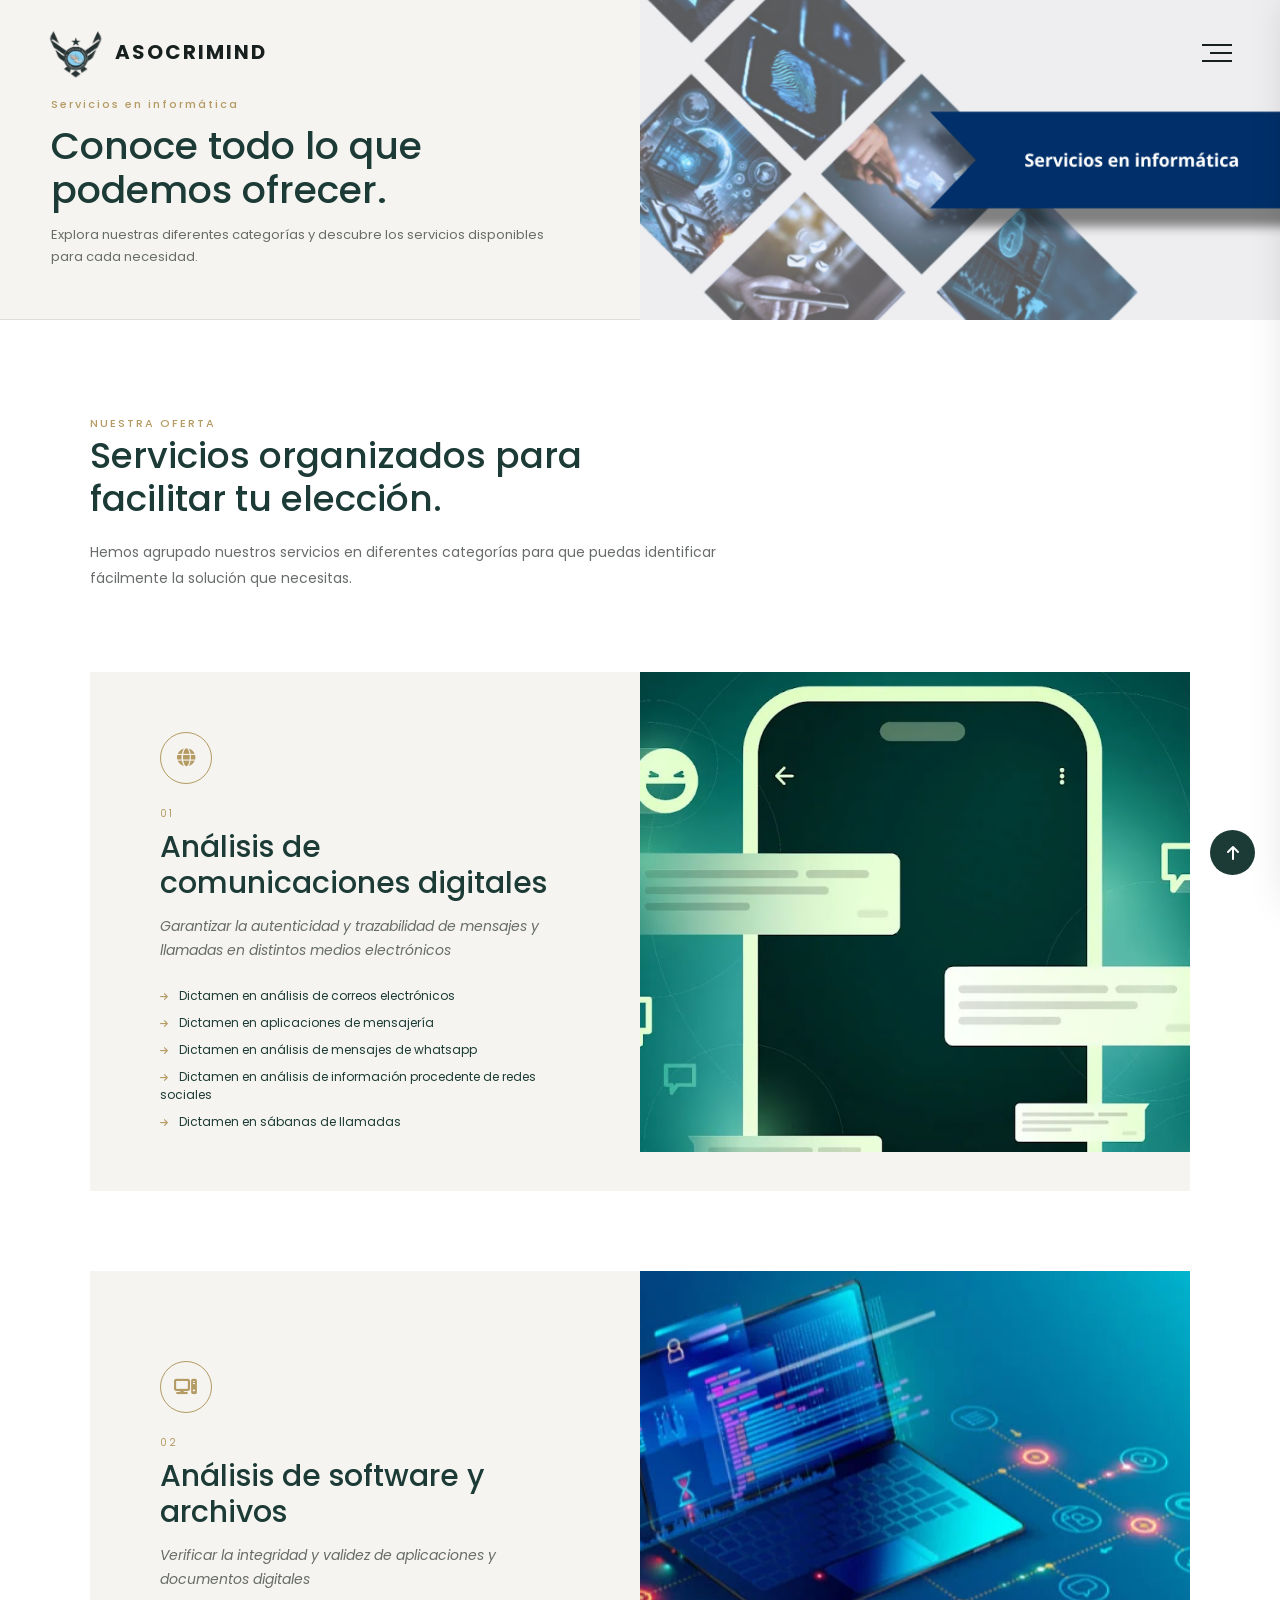
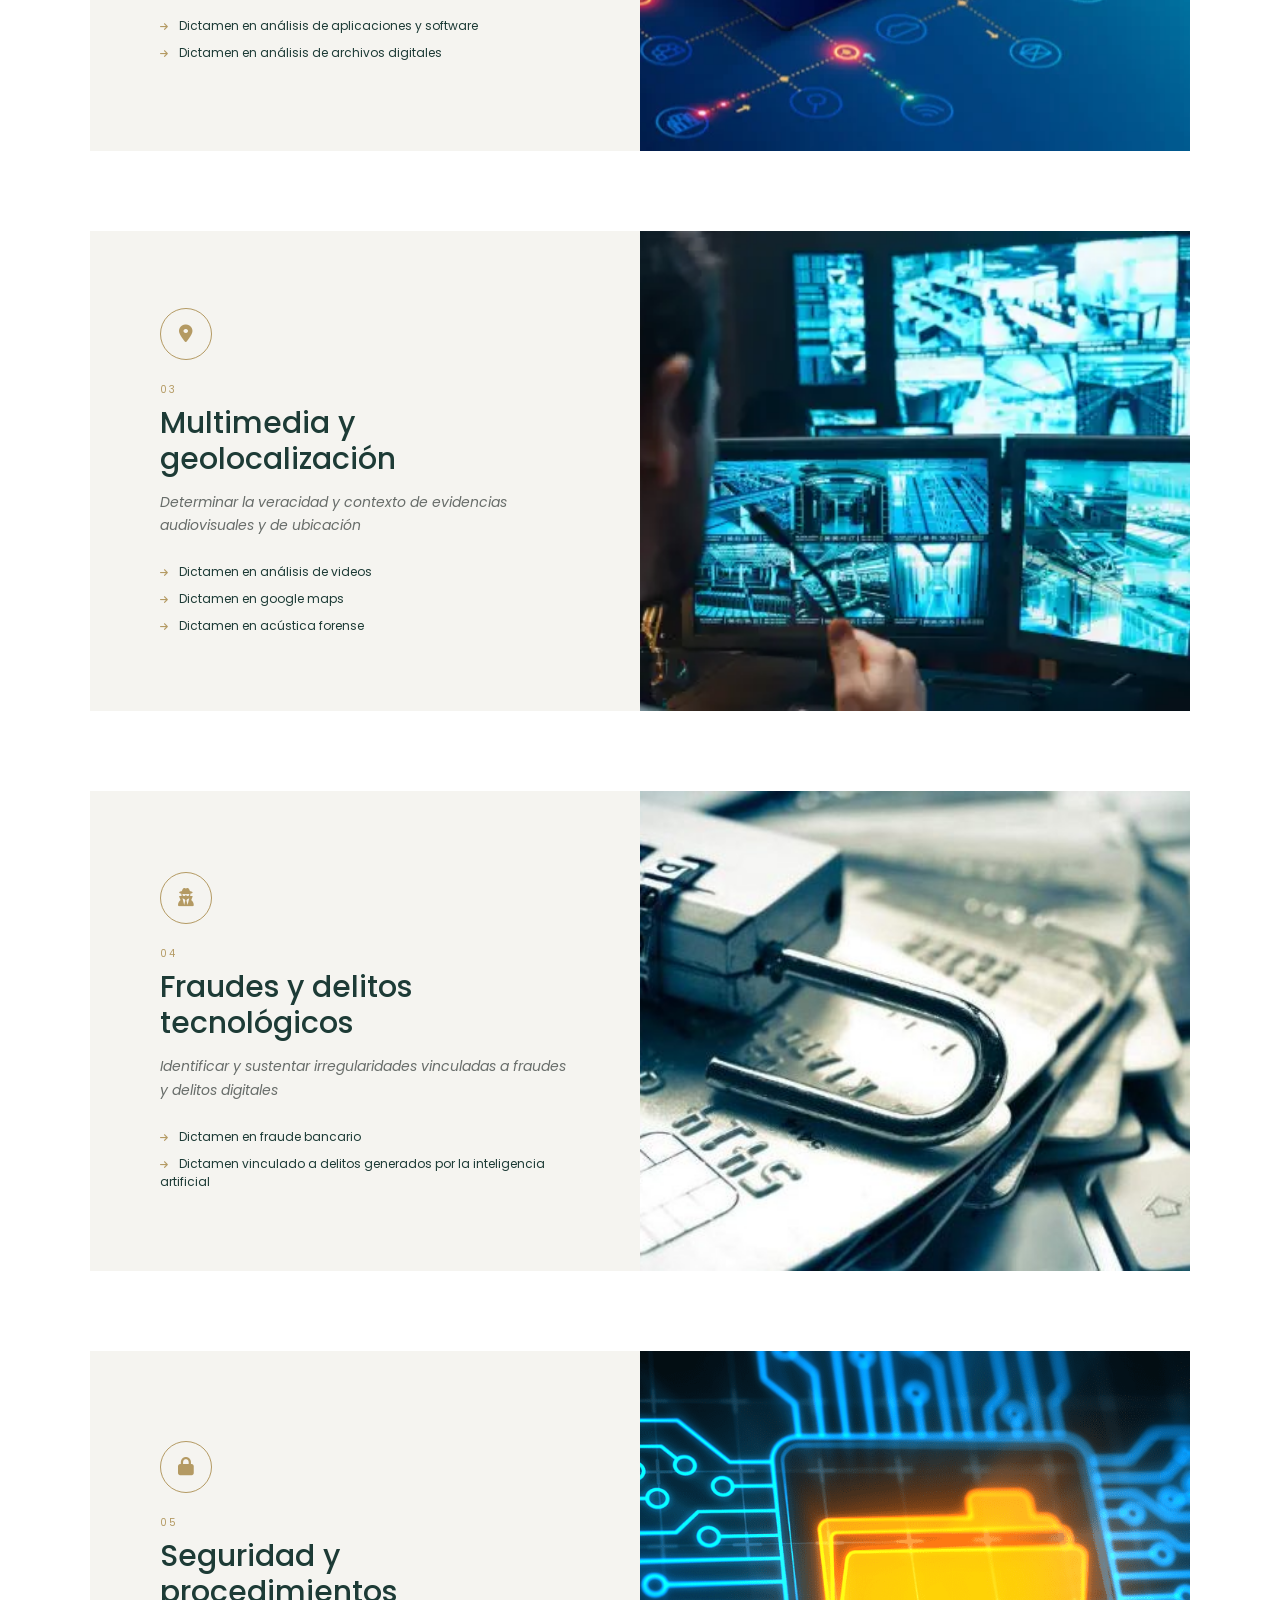
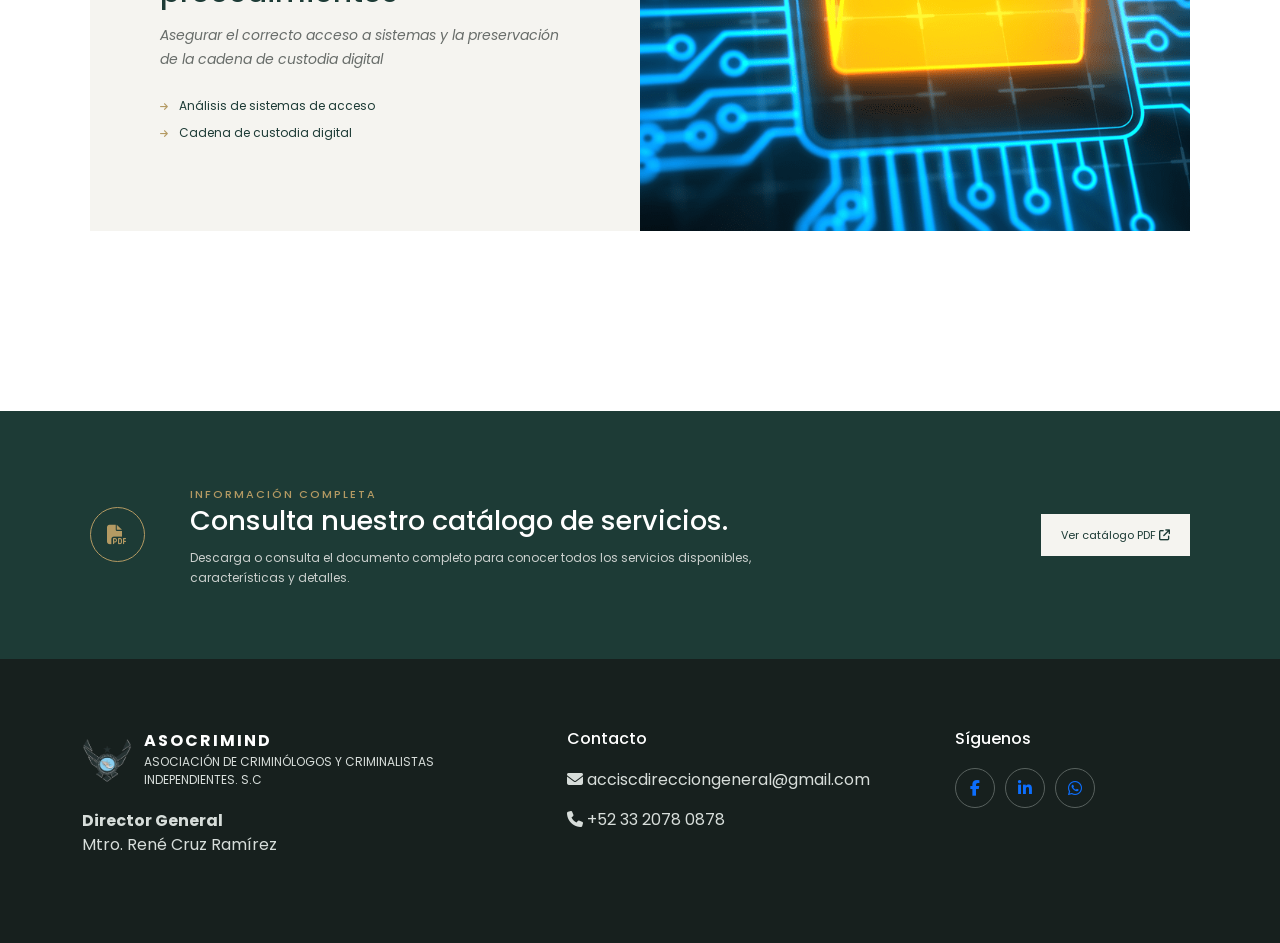
<file: informatica.html>
<!DOCTYPE html>
<html lang="es">
<head>
    <meta charset="UTF-8">
    <meta name="viewport" content="width=device-width, initial-scale=1.0">
    <title>Servicios en informática | ASOCRIMIND</title>
    <link rel="icon" type="image/x-icon" href="/img/logo2.png">
    <link href="https://cdn.jsdelivr.net/npm/bootstrap@5.3.8/dist/css/bootstrap.min.css" rel="stylesheet">
    <link rel="stylesheet" href="https://cdnjs.cloudflare.com/ajax/libs/font-awesome/6.5.2/css/all.min.css">
    <link href="https://fonts.googleapis.com/css2?family=Poppins:wght@300;400;500;600&display=swap" rel="stylesheet">
    <link rel="stylesheet" href="css/periciales.css">
</head>

<body>
    <nav id="nav" class="navbar navbar-expand-lg navbar-inicio">
        <div class="container-fluid px-4 px-lg-5">
            <a href="index.html" class="navbar-brand marca">
                <div class="logo">
                    <img src="img/logo.png" alt="Logo de la empresa">
                </div>
                <div class="nombre-empresa">
                    <strong>ASOCRIMIND</strong>
                </div>
            </a>
            <button class="menu-btn" id="menuBtn" type="button" aria-label="Abrir menú">
                <span></span>
                <span></span>
                <span></span>
            </button>
        </div>
    </nav>

    <div class="menu-overlay" id="menuOverlay"></div>
    <aside class="menu-lateral" id="menuLateral">
        <div class="menu-header">
            <h3>Menú</h3>
            <button id="cerrarMenu" aria-label="Cerrar menú">
                <i class="fa-solid fa-xmark"></i>
            </button>
        </div>
        <ul class="menu-lista">
            <li><a href="index.html"><i class="fa-solid fa-house"></i>Inicio</a></li>
            <li><a href="nosotros.html"><i class="fa-solid fa-users"></i>Nosotros</a></li>
            <li class="menu-servicios">
                <button class="boton-servicios">
                    <span><i class="fas fa-briefcase"></i>Servicios</span>
                    <i class="fas fa-chevron-down flecha-servicios"></i>
                </button>
                <ul class="submenu-servicios">
                    <li><a href="generales.html"><i class="fa-solid fa-car"></i>Servicios generales</a></li>
                    <li><a href="periciales.html"><i class="fa-solid fa-person-falling"></i>Servicios periciales</a></li>
                    <li><a href="informatica.html"><i class="fa-solid fa-computer"></i>Servicios en informática</a></li>
                </ul>
            </li>
            <li><a href="productos.html"><i class="fa-solid fa-square-pen"></i>Productos</a></li>
            <li><a href="cursos.html"><i class="fa-solid fa-graduation-cap"></i>Oferta académica</a></li>
            <li><a href="convenios.html"><i class="fa-solid fa-handshake"></i>Convenios y colaboraciones</a></li>
            <li><a href="contacto.html"><i class="fa-solid fa-envelope"></i>Contacto</a></li>
        </ul>
    </aside>

    <header class="encabezado-servicios">
        <div class="encabezado-texto">
            <span class="etiqueta">Servicios en informática</span>
            <h1>Conoce todo lo que podemos ofrecer.</h1>
            <p>
                Explora nuestras diferentes categorías y
                descubre los servicios disponibles para
                cada necesidad.
            </p>
        </div>
        <div class="encabezado-imagen">
            <img src="img/informatica.png" alt="Servicios en informática">
        </div>
    </header>

    <section class="introduccion">
        <div class="contenedor">
            <span class="etiqueta">NUESTRA OFERTA</span>
            <h2>Servicios organizados para facilitar tu elección.</h2>
            <p>
                Hemos agrupado nuestros servicios en diferentes
                categorías para que puedas identificar fácilmente
                la solución que necesitas.
            </p>
        </div>
    </section>

    <section class="categorias">
        <div class="contenedor">
            <article class="categoria">
                <div class="categoria-info">
                    <div class="categoria-icono">
                        <i class="fa-solid fa-globe"></i>
                    </div>
                    <span class="numero-categoria">01</span>
                    <h2>Análisis de comunicaciones digitales</h2>
                    <p class="frase">Garantizar la autenticidad y trazabilidad de mensajes y llamadas en distintos medios electrónicos</p>
                    <div class="lista-servicios">
                        <div>
                            <i class="fa-solid fa-arrow-right"></i>
                            Dictamen en análisis de correos electrónicos
                        </div>
                        <div>
                            <i class="fa-solid fa-arrow-right"></i>
                            Dictamen en aplicaciones de mensajería
                        </div>
                        <div>
                            <i class="fa-solid fa-arrow-right"></i>
                            Dictamen en análisis de mensajes de whatsapp
                        </div>
                        <div>
                            <i class="fa-solid fa-arrow-right"></i>
                            Dictamen en análisis de información procedente de redes sociales
                        </div>
                        <div>
                            <i class="fa-solid fa-arrow-right"></i>
                            Dictamen en sábanas de llamadas
                        </div>
                    </div>
                </div>
                <div class="categoria-imagen">
                    <img src="img/redes.jpg" alt="Análisis de comunicaciones digitales">
                </div>
            </article>
            <article class="categoria">
                <div class="categoria-info">
                    <div class="categoria-icono">
                        <i class="fa-solid fa-computer"></i>
                    </div>
                    <span class="numero-categoria">02</span>
                    <h2>Análisis de software y archivos</h2>
                    <p class="frase">Verificar la integridad y validez de aplicaciones y documentos digitales</p>
                    <div class="lista-servicios">
                        <div>
                            <i class="fa-solid fa-arrow-right"></i>
                            Dictamen en análisis de aplicaciones y software
                        </div>
                        <div>
                            <i class="fa-solid fa-arrow-right"></i>
                            Dictamen en análisis de archivos digitales
                        </div>
                    </div>
                </div>
                <div class="categoria-imagen">
                    <img src="img/doc.webp" alt="Análisis de software y archivos">
                </div>
            </article>
            <article class="categoria">
                <div class="categoria-info">
                    <div class="categoria-icono">
                        <i class="fa-solid fa-location-dot"></i>
                    </div>
                    <span class="numero-categoria">03</span>
                    <h2>Multimedia y geolocalización</h2>
                    <p class="frase">Determinar la veracidad y contexto de evidencias audiovisuales y de ubicación</p>
                    <div class="lista-servicios">
                        <div>
                            <i class="fa-solid fa-arrow-right"></i>
                            Dictamen en análisis de videos
                        </div>
                        <div>
                            <i class="fa-solid fa-arrow-right"></i>
                            Dictamen en google maps
                        </div>
                        <div>
                            <i class="fa-solid fa-arrow-right"></i>
                            Dictamen en acústica forense
                        </div>
                    </div>
                </div>
                <div class="categoria-imagen">
                    <img src="img/maps.webp" alt="Multimedia y geolocalización">
                </div>
            </article>
            <article class="categoria">
                <div class="categoria-info">
                    <div class="categoria-icono">
                        <i class="fa-solid fa-user-secret"></i>
                    </div>
                    <span class="numero-categoria">04</span>
                    <h2>Fraudes y delitos tecnológicos</h2>
                    <p class="frase">Identificar y sustentar irregularidades vinculadas a fraudes y delitos digitales</p>
                    <div class="lista-servicios">
                        <div>
                            <i class="fa-solid fa-arrow-right"></i>
                            Dictamen en fraude bancario
                        </div>
                        <div>
                            <i class="fa-solid fa-arrow-right"></i>
                            Dictamen vinculado a delitos generados por la inteligencia artificial
                        </div>
                    </div>
                </div>
                <div class="categoria-imagen">
                    <img src="img/fraude.jpg" alt="Fraudes y delitos tecnológicos">
                </div>
            </article>
            <article class="categoria">
                <div class="categoria-info">
                    <div class="categoria-icono">
                        <i class="fa-solid fa-lock"></i>
                    </div>
                    <span class="numero-categoria">05</span>
                    <h2>Seguridad y procedimientos</h2>
                    <p class="frase">Asegurar el correcto acceso a sistemas y la preservación de la cadena de custodia digital</p>
                    <div class="lista-servicios">
                        <div>
                            <i class="fa-solid fa-arrow-right"></i>
                            Análisis de sistemas de acceso
                        </div>
                        <div>
                            <i class="fa-solid fa-arrow-right"></i>
                            Cadena de custodia digital
                        </div>
                    </div>
                </div>
                <div class="categoria-imagen">
                    <img src="img/procedimiento.png" alt="Seguridad y procedimientos">
                </div>
            </article>
        </div>
    </section>

    <section class="catalogo-pdf">
        <div class="contenedor">
            <div class="pdf-contenido">
                <div class="pdf-icono">
                    <i class="fa-solid fa-file-pdf"></i>
                </div>
                <div>
                    <span class="etiqueta">INFORMACIÓN COMPLETA</span>
                    <h2>Consulta nuestro catálogo de servicios.</h2>
                    <p>
                        Descarga o consulta el documento completo
                        para conocer todos los servicios disponibles,
                        características y detalles.
                    </p>
                </div>
                <a href="documentos/Servicios en informatica.pdf" target="_blank" class="btn-pdf">
                    Ver catálogo PDF
                    <i class="fa-solid fa-arrow-up-right-from-square"></i>
                </a>
            </div>
        </div>
    </section>

    <a href="#nav" class="btn-arriba"><i class="fas fa-arrow-up"></i></a>

    <footer class="footer">
        <div class="container">
            <div class="row g-5">
                <div class="col-lg-5">
                    <div class="footer-marca">
                        <img src="img/logo.png" alt="Logo">
                        <div>
                            <strong>ASOCRIMIND</strong>
                            <span>ASOCIACIÓN DE CRIMINÓLOGOS Y CRIMINALISTAS INDEPENDIENTES. S.C</span>
                        </div>
                    </div>
                    <div>
                        <p><strong>Director General</strong><br>Mtro. René Cruz Ramírez</p>
                    </div>
                </div>
                <div class="col-lg-4">
                    <h4>Contacto</h4>
                    <p><i class="fa-solid fa-envelope"></i> acciscdirecciongeneral@gmail.com</a>
                    <p><i class="fa-solid fa-phone"></i> +52 33 2078 0878</a>
                </div>
                <div class="col-lg-2">
                    <h4>Síguenos</h4>
                    <div class="redes">
                        <a href="https://www.facebook.com/ACCISC?locale=es_LA" aria-label="Facebook">
                            <i class="fa-brands fa-facebook-f"></i>
                        </a>
                        <a href="http://linkedin.com/in/asocrimind-m%C3%A9xico-5993ba206" aria-label="LinkedIn">
                            <i class="fa-brands fa-linkedin-in"></i>
                        </a>
                        <a href="https://wa.me/3320780878" aria-label="WhatsApp">
                            <i class="fa-brands fa-whatsapp"></i>
                        </a>
                    </div>
                </div>
            </div>
        </div>
    </footer>
    <script src="js/script.js"></script>
</body>
</html>
</file>
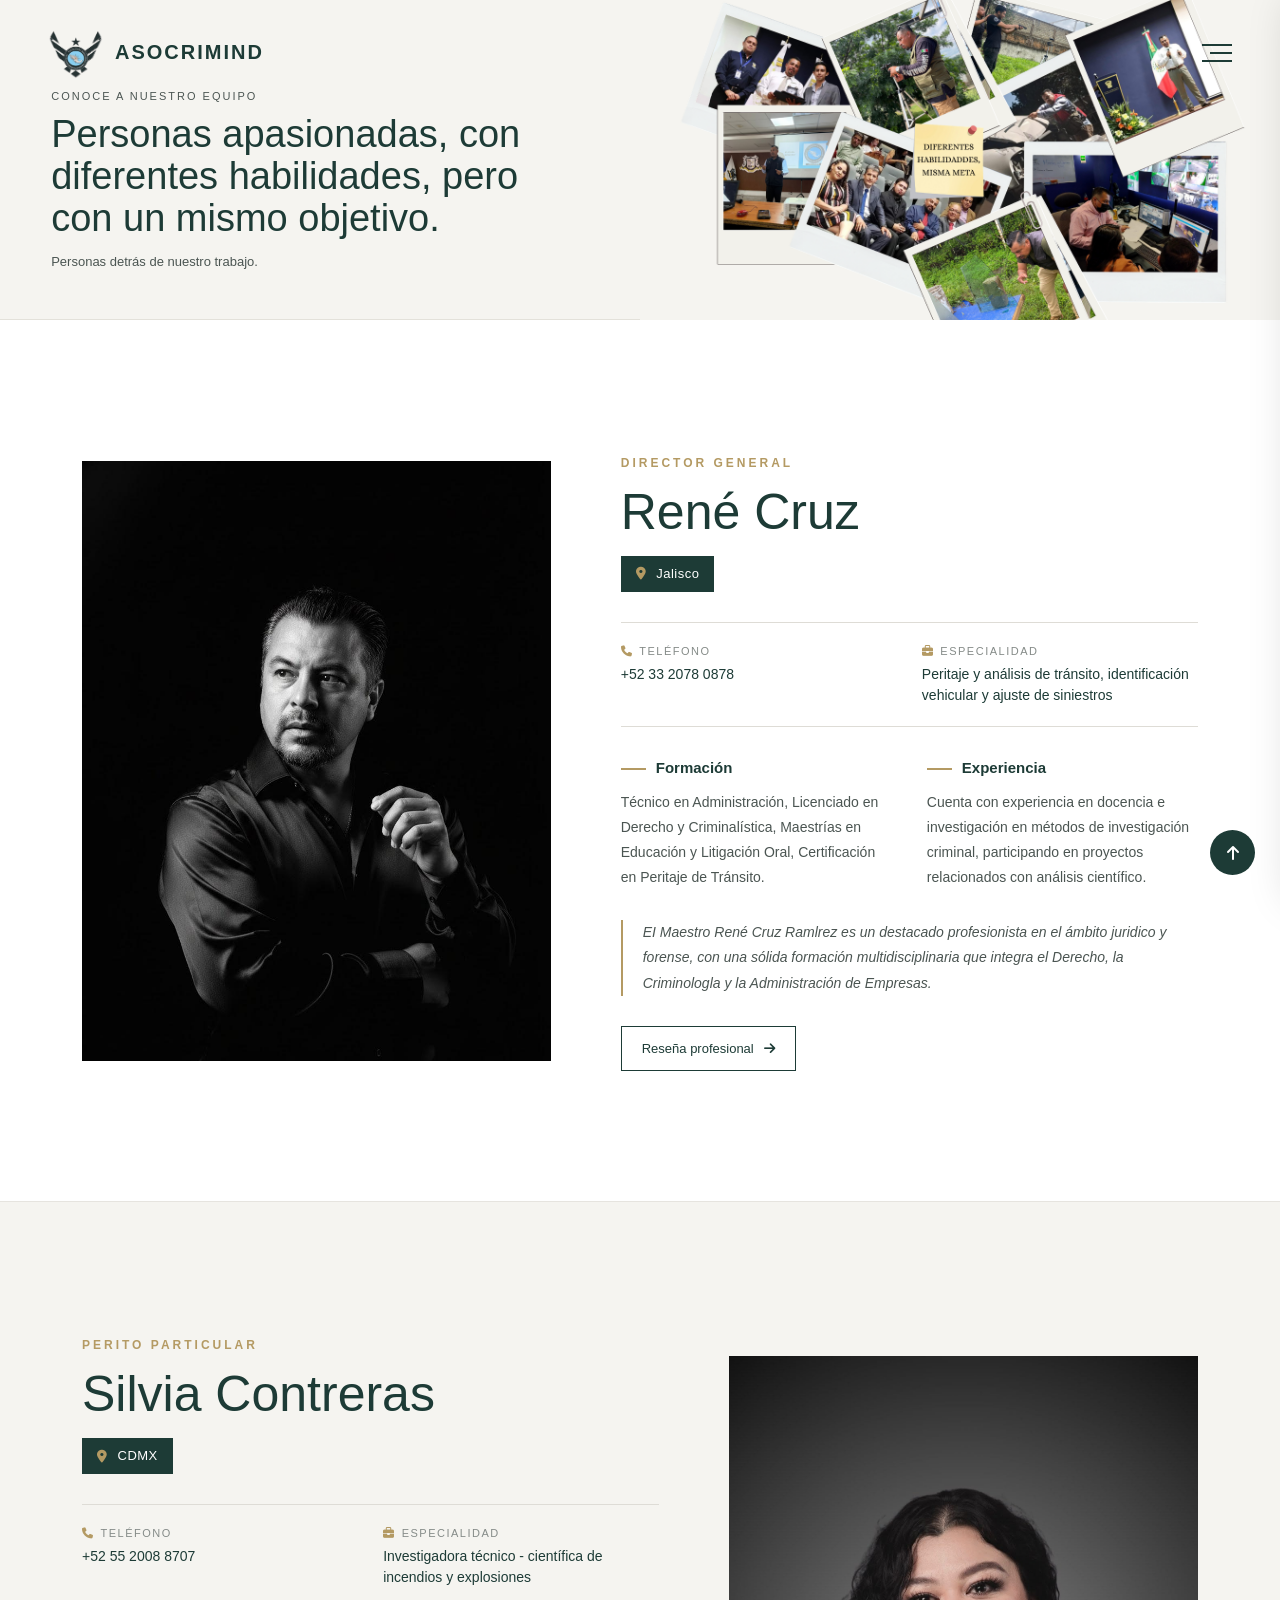
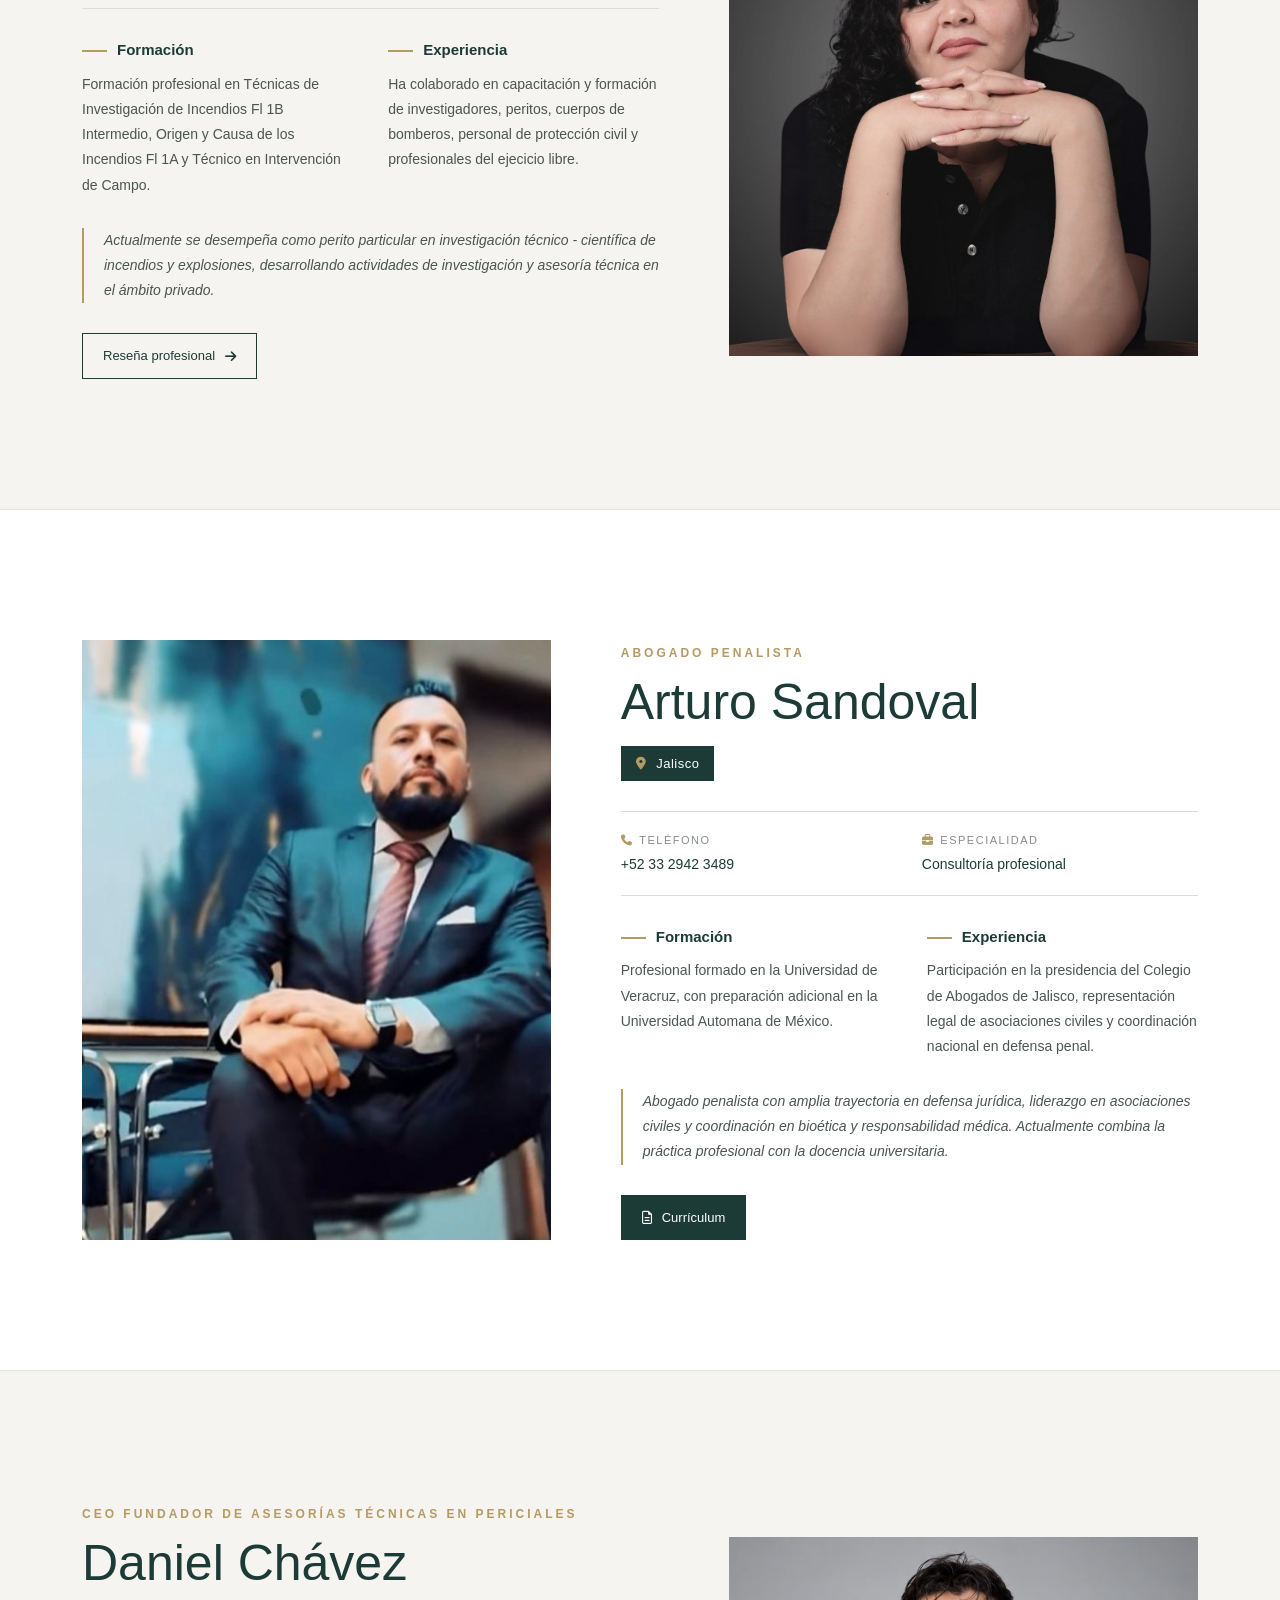
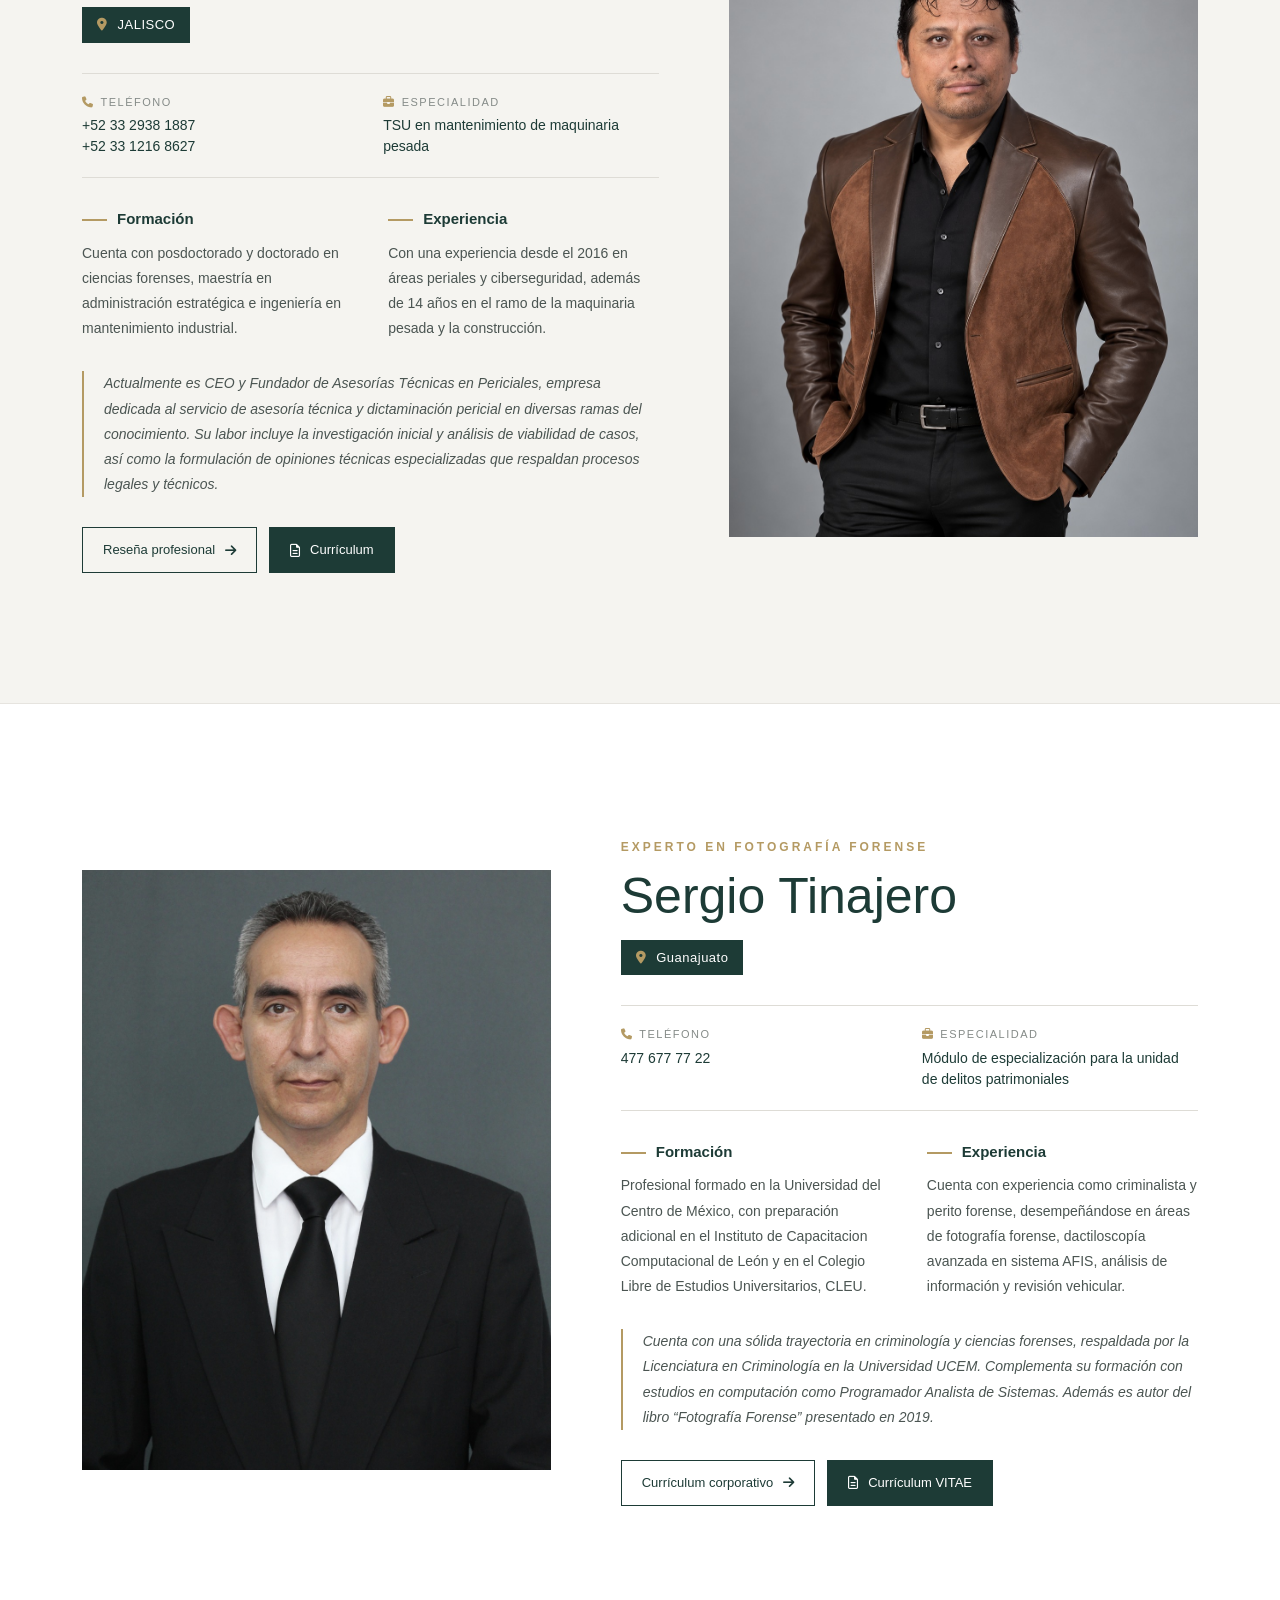
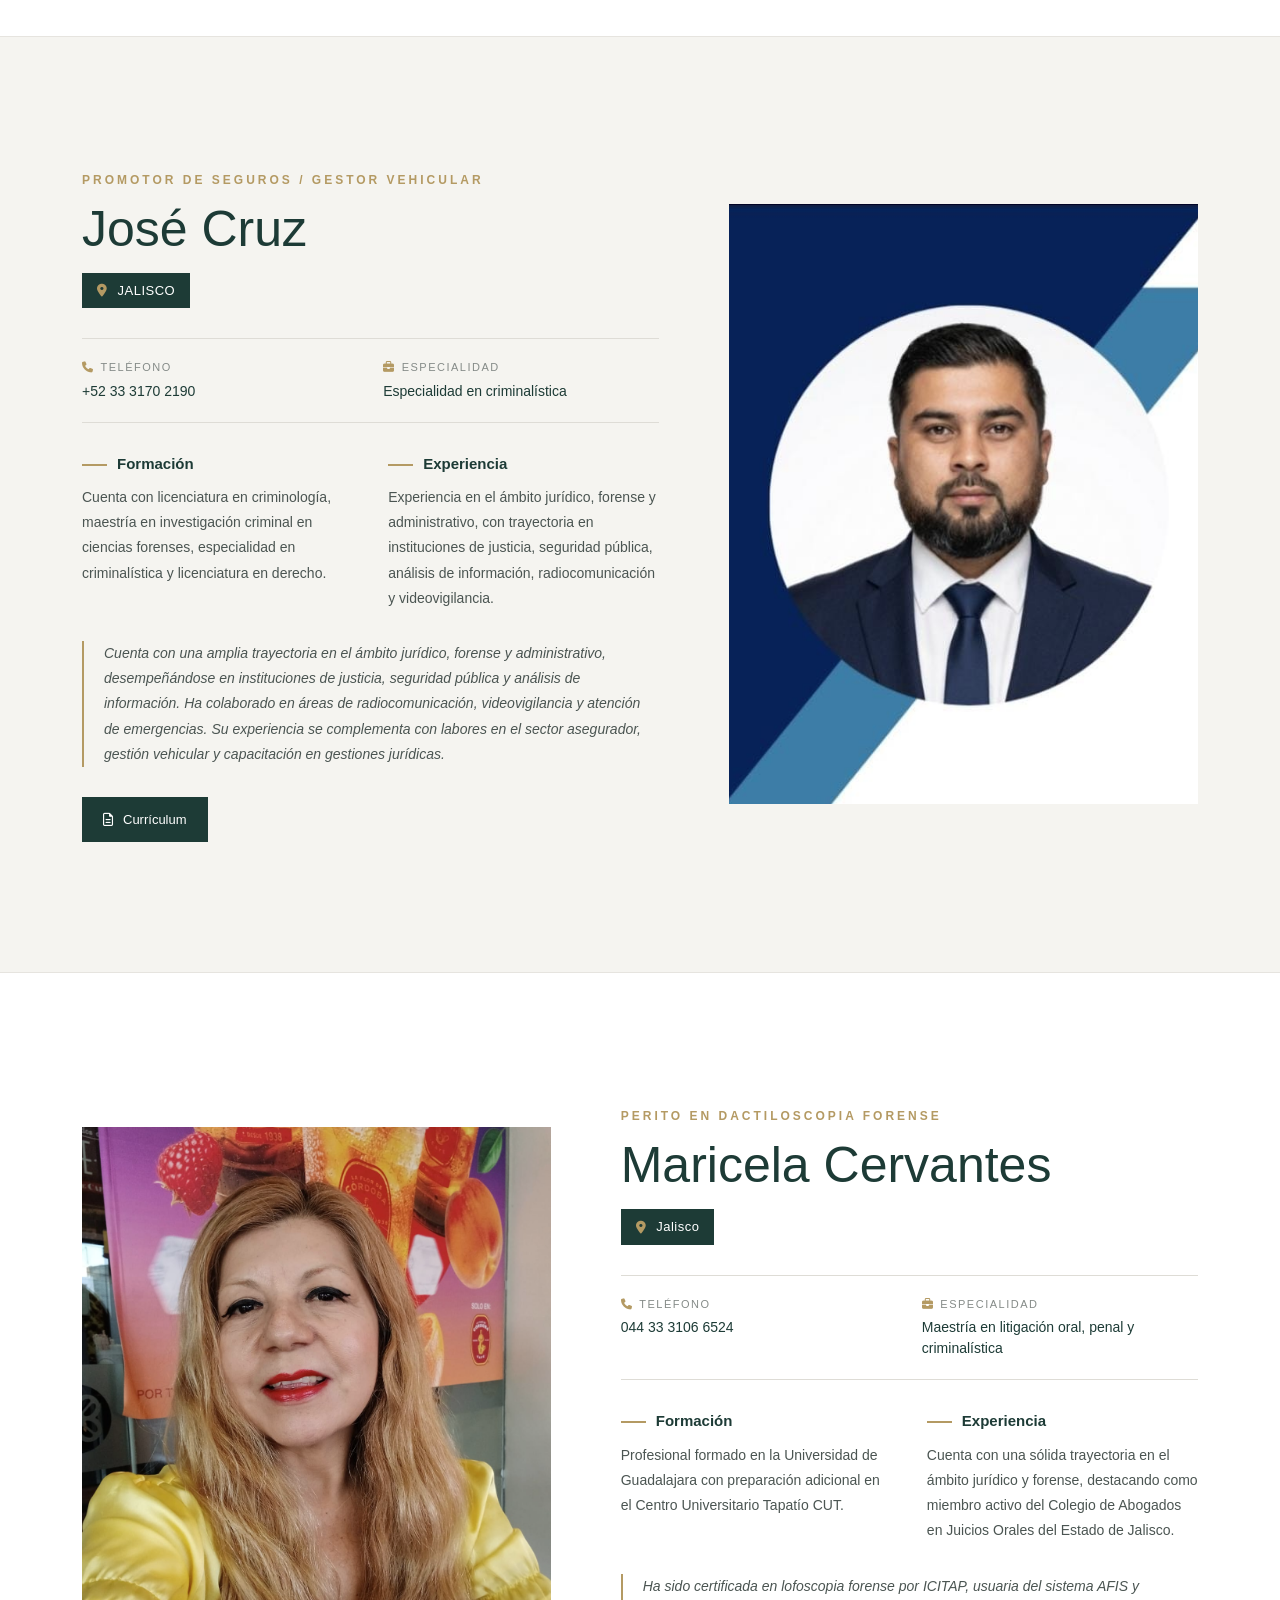
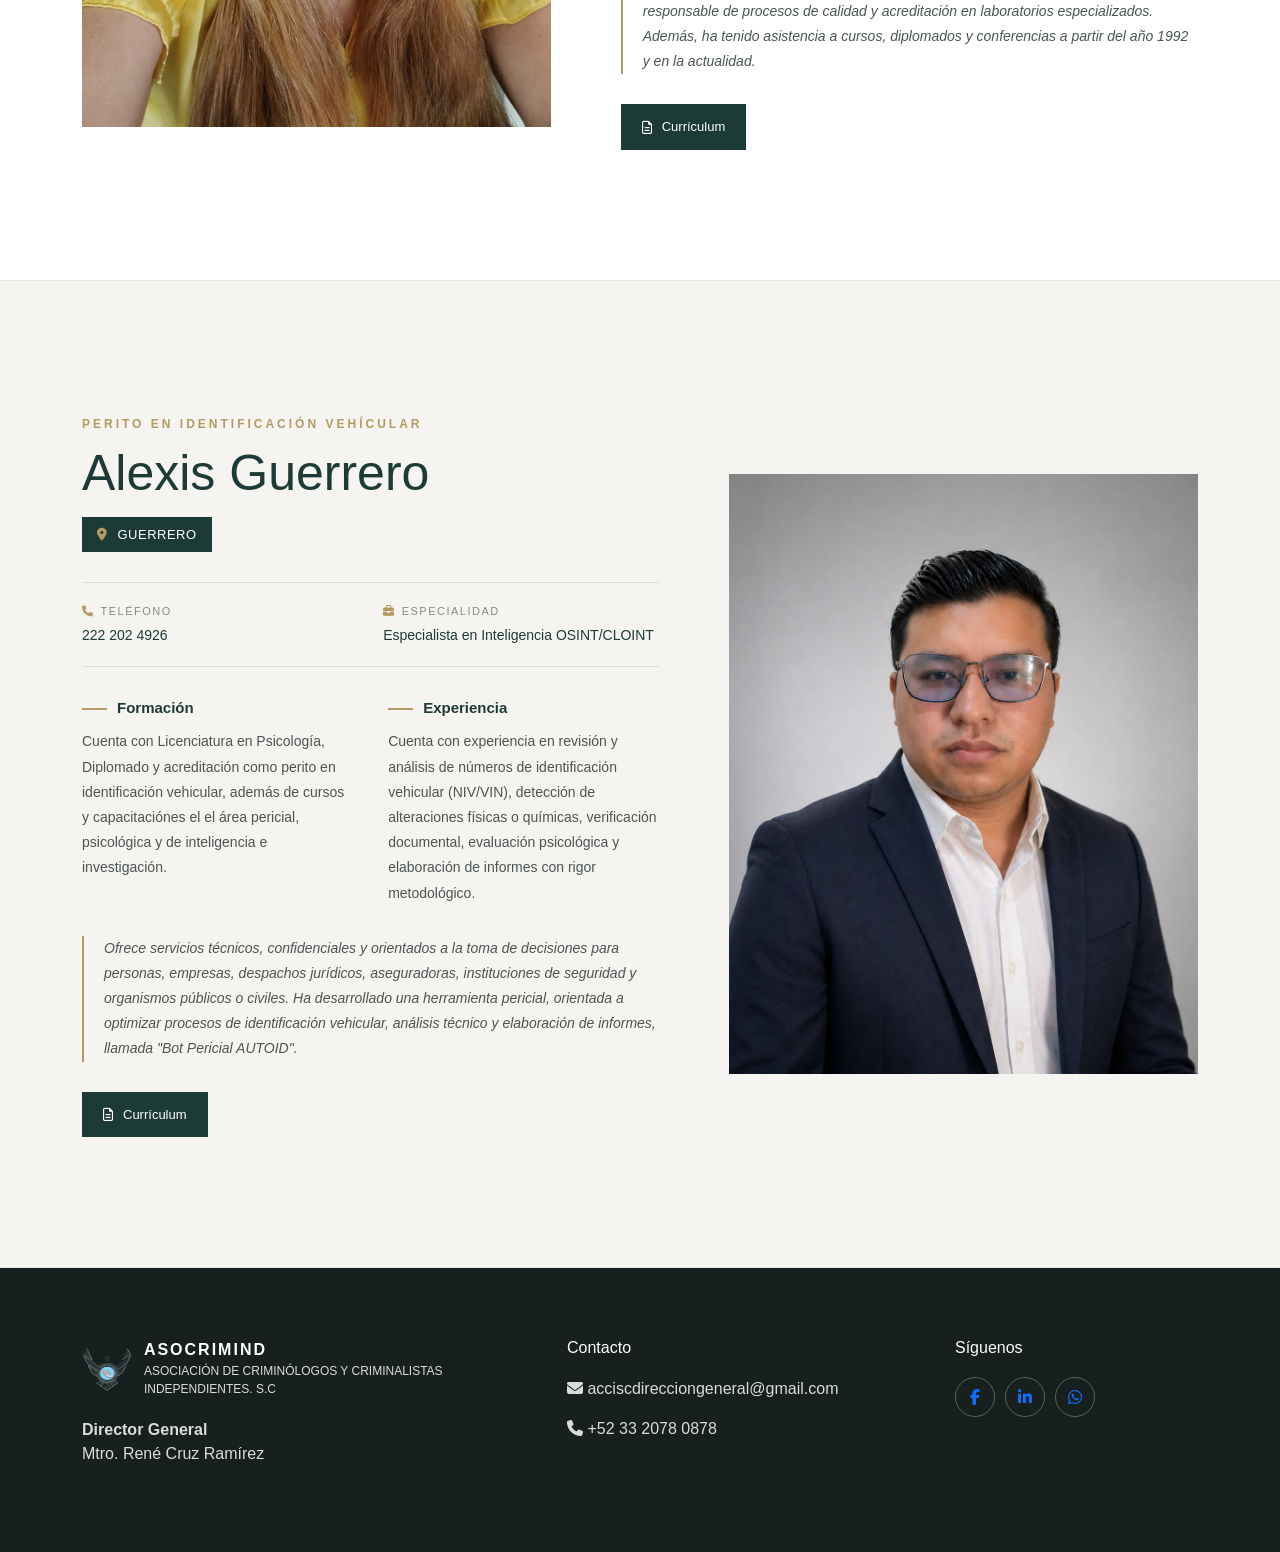
<file: nosotros.html>
<!DOCTYPE html>
<html lang="es">

<head>
    <meta charset="UTF-8">
    <meta name="viewport" content="width=device-width, initial-scale=1.0">
    <title>Nuestro equipo | ASOCRIMIND</title>
    <link rel="icon" type="image/x-icon" href="/img/logo2.png">
    <link href="https://cdn.jsdelivr.net/npm/bootstrap@5.3.8/dist/css/bootstrap.min.css" rel="stylesheet">
    <link rel="stylesheet" href="https://cdnjs.cloudflare.com/ajax/libs/font-awesome/6.5.2/css/all.min.css">
    <link rel="stylesheet" href="css/nosotros.css">
</head>

<body>
    <nav id="nav" class="navbar navbar-inicio">
        <div class="container-fluid px-4 px-lg-5">
            <a href="index.html" class="navbar-brand marca">
                <div class="logo">
                    <img src="img/logo.png" alt="Logo de la empresa">
                </div>
                <div class="nombre-empresa">
                    <strong>ASOCRIMIND</strong>
                </div>
            </a>
            <button class="menu-btn" id="menuBtn" aria-label="Abrir menú">
                <span></span>
                <span></span>
                <span></span>
            </button>
        </div>
    </nav>

    <div class="menu-overlay" id="menuOverlay"></div>
    <aside class="menu-lateral" id="menuLateral">
        <div class="menu-header">
            <h3>Menú</h3>
            <button id="cerrarMenu" aria-label="Cerrar menú">
                <i class="fa-solid fa-xmark"></i>
            </button>
        </div>
        <ul class="menu-lista">
            <li><a href="index.html"><i class="fa-solid fa-house"></i>Inicio</a></li>
            <li><a href="nosotros.html"><i class="fa-solid fa-users"></i>Nosotros</a></li>
            <li class="menu-servicios">
                <button class="boton-servicios">
                    <span><i class="fas fa-briefcase"></i>Servicios</span>
                    <i class="fas fa-chevron-down flecha-servicios"></i>
                </button>
                <ul class="submenu-servicios">
                    <li><a href="generales.html"><i class="fa-solid fa-car"></i>Servicios generales</a></li>
                    <li><a href="periciales.html"><i class="fa-solid fa-person-falling"></i>Servicios periciales</a></li>
                    <li><a href="informatica.html"><i class="fa-solid fa-computer"></i>Servicios en informática</a></li>
                </ul>
            </li>
            <li><a href="productos.html"><i class="fa-solid fa-square-pen"></i>Productos</a></li>
            <li><a href="cursos.html"><i class="fa-solid fa-graduation-cap"></i>Oferta académica</a></li>
            <li><a href="convenios.html"><i class="fa-solid fa-handshake"></i>Convenios y colaboraciones</a></li>
            <li><a href="contacto.html"><i class="fa-solid fa-envelope"></i>Contacto</a></li>
        </ul>
    </aside>

    <header class="encabezado">
        <div class="encabezado-texto">
            <span class="etiqueta">CONOCE A NUESTRO EQUIPO</span>
            <h1>
                Personas apasionadas, con diferentes habilidades, pero con un mismo objetivo.
            </h1>
            <p>
                Personas detrás de nuestro trabajo.
            </p>
        </div>
        <div class="encabezado-imagen">
            <img src="img/nosotros.png" alt="Nuestro equipo">
            <div class="imagen-overlay"></div>
        </div>
    </header>

    <main class="perfiles">
        <section class="perfil">
            <div class="container">
                <div class="perfil-grid">
                    <div class="perfil-imagen">
                        <img src="img/rene.jpeg" alt="Rene Cruz">
                    </div>
                    <div class="perfil-info">
                        <div class="perfil-identidad">
                            <span class="profesion">DIRECTOR GENERAL</span>
                            <h2>René Cruz</h2>
                            <div class="origen">
                                <i class="fa-solid fa-location-dot"></i>
                                <span>Jalisco</span>
                            </div>
                        </div>
                        <div class="datos-contacto">
                            <div>
                                <span><i class="fa-solid fa-phone"></i>Teléfono</span>
                                <p>+52 33 2078 0878</p>
                            </div>
                            <div>   
                                <span><i class="fa-solid fa-briefcase"></i>Especialidad</span>
                                <p>Peritaje y análisis de tránsito, identificación vehicular y ajuste de siniestros</p>
                            </div>
                        </div>
                        <div class="bloques-info">
                            <div class="bloque">
                                <span class="titulo-bloque">Formación</span>
                                <p>
                                    Técnico en Administración, Licenciado en Derecho y Criminalística, 
                                    Maestrías en Educación y Litigación Oral, Certificación en Peritaje 
                                    de Tránsito.
                                </p>
                            </div>
                            <div class="bloque">
                                <span class="titulo-bloque">Experiencia</span>
                                <p>
                                    Cuenta con experiencia en docencia e investigación en métodos de investigación 
                                    criminal, participando en proyectos relacionados con análisis científico.
                                </p>
                            </div>
                        </div>
                        <div class="reseña-corta">
                            <p>
                                EI Maestro René Cruz Ramlrez es un destacado profesionista en el ámbito juridico
                                y forense, con una sólida formación multidisciplinaria que integra el Derecho, la
                                Criminologla y la Administración de Empresas.
                            </p>
                        </div>
                        <div class="acciones">
                            <a href="documentos/Reseña profesional - Rene Cruz.pdf" target="_blank" class="btn-perfil">Reseña profesional<i class="fa-solid fa-arrow-right"></i></a>
                        </div>
                    </div>
                </div>
            </div>
        </section>

        <section class="perfil perfil-invertido">
            <div class="container">
                <div class="perfil-grid">
                    <div class="perfil-imagen">
                        <img src="img/silvia.jpg" alt="Silvia Contreras">
                    </div>
                    <div class="perfil-info">
                        <div class="perfil-identidad">
                            <span class="profesion">PERITO PARTICULAR</span>
                            <h2>Silvia Contreras</h2>
                            <div class="origen">
                                <i class="fa-solid fa-location-dot"></i>
                                <span>CDMX</span>
                            </div>
                        </div>
                        <div class="datos-contacto">
                            <div>
                                <span><i class="fa-solid fa-phone"></i>Teléfono</span>
                                <p>+52 55 2008 8707</p>
                            </div>
                            <div>
                                <span><i class="fa-solid fa-briefcase"></i>Especialidad</span>
                                <p>Investigadora técnico - científica de incendios y explosiones</p>
                            </div>
                        </div>
                        <div class="bloques-info">
                            <div class="bloque">
                                <span class="titulo-bloque">Formación</span>
                                <p>
                                    Formación profesional en Técnicas de Investigación de Incendios 
                                    Fl 1B Intermedio, Origen y Causa de los Incendios Fl 1A y 
                                    Técnico en Intervención de Campo.
                                </p>
                            </div>
                            <div class="bloque">
                                <span class="titulo-bloque">Experiencia</span>
                                <p>
                                    Ha colaborado en capacitación y formación de investigadores, 
                                    peritos, cuerpos de bomberos, personal de protección civil 
                                    y profesionales del ejecicio libre.
                                </p>
                            </div>
                        </div>
                        <div class="reseña-corta">
                            <p>
                                Actualmente se desempeña como perito particular en investigación 
                                técnico - científica de incendios y explosiones, desarrollando 
                                actividades de investigación y asesoría técnica en el ámbito privado.
                            </p>
                        </div>
                        <div class="acciones">
                            <a href="documentos/Reseña profesional - Silvia.jpg" target="_blank" class="btn-perfil">Reseña profesional<i class="fa-solid fa-arrow-right"></i></a>
                        </div>
                    </div>
                </div>
            </div>
        </section>

        <section class="perfil">
            <div class="container">
                <div class="perfil-grid">
                    <div class="perfil-imagen">
                        <img src="img/arturo.jpg" alt="Arturo Sandoval">
                    </div>
                    <div class="perfil-info">
                        <div class="perfil-identidad">
                            <span class="profesion">ABOGADO PENALISTA</span>
                            <h2>Arturo Sandoval</h2>
                            <div class="origen">
                                <i class="fa-solid fa-location-dot"></i>
                                <span>Jalisco</span>
                            </div>
                        </div>
                        <div class="datos-contacto">
                            <div>
                                <span><i class="fa-solid fa-phone"></i>Teléfono</span>
                                <p>+52 33 2942 3489</p>
                            </div>
                            <div>
                                <span><i class="fa-solid fa-briefcase"></i>Especialidad</span>
                                <p>Consultoría profesional</p>
                            </div>
                        </div>
                        <div class="bloques-info">
                            <div class="bloque">
                                <span class="titulo-bloque">Formación</span>
                                <p>
                                    Profesional formado en la Universidad de Veracruz,
                                    con preparación adicional en la Universidad Automana de 
                                    México.
                                </p>
                            </div>
                            <div class="bloque">
                                <span class="titulo-bloque">Experiencia</span>
                                <p>
                                    Participación en la presidencia del Colegio de Abogados 
                                    de Jalisco, representación legal de asociaciones civiles 
                                    y coordinación nacional en defensa penal.
                                </p>
                            </div>
                        </div>
                       <div class="reseña-corta">
                            <p>
                                Abogado penalista con amplia trayectoria en defensa jurídica, 
                                liderazgo en asociaciones civiles y coordinación en bioética y 
                                responsabilidad médica. Actualmente combina la práctica profesional 
                                con la docencia universitaria.
                            </p>
                        </div>
                        <div class="acciones">
                            <a href="documentos/Curriculum - Arturo.pdf" target="_blank" class="btn-perfil principal"><i class="fa-regular fa-file-lines"></i>Currículum</a>
                        </div>
                    </div>
                </div>
            </div>
        </section>

        <section class="perfil perfil-invertido">
            <div class="container">
                <div class="perfil-grid">
                    <div class="perfil-imagen">
                        <img id="dan" src="img/daniel.jpeg" alt="Daniel Chávez">
                    </div>
                    <div class="perfil-info">
                        <div class="perfil-identidad">
                            <span class="profesion">CEO FUNDADOR DE ASESORÍAS TÉCNICAS EN PERICIALES</span>
                            <h2>Daniel Chávez</h2>
                            <div class="origen">
                                <i class="fa-solid fa-location-dot"></i>
                                <span>JALISCO</span>
                            </div>
                        </div>
                        <div class="datos-contacto">
                            <div>
                                <span><i class="fa-solid fa-phone"></i>Teléfono</span>
                                <p>+52  33 2938 1887 <br> +52 33 1216 8627</p>
                            </div>
                            <div>
                                <span><i class="fa-solid fa-briefcase"></i>Especialidad</span>
                                <p>TSU en mantenimiento de maquinaria pesada</p>
                            </div>
                        </div>
                        <div class="bloques-info">
                            <div class="bloque">
                                <span class="titulo-bloque">Formación</span>
                                <p>
                                    Cuenta con posdoctorado y doctorado en ciencias forenses, maestría 
                                    en administración estratégica e ingeniería en mantenimiento industrial.
                                </p>
                            </div>
                            <div class="bloque">
                                <span class="titulo-bloque">Experiencia</span>
                                <p>
                                    Con una experiencia desde el 2016 en áreas periales y ciberseguridad, además
                                    de 14 años en el ramo de la maquinaria pesada y la construcción.
                                </p>
                            </div>
                        </div>
                        <div class="reseña-corta">
                            <p>
                                Actualmente es CEO y Fundador de Asesorías Técnicas en Periciales, empresa 
                                dedicada al servicio de asesoría técnica y dictaminación pericial en diversas 
                                ramas del conocimiento. Su labor incluye la investigación inicial y análisis 
                                de viabilidad de casos, así como la formulación de opiniones técnicas 
                                especializadas que respaldan procesos legales y técnicos.
                            </p>
                        </div>
                        <div class="acciones">
                            <a href="documentos/Reseña profesional - Daniel.pdf" target="_blank" class="btn-perfil">Reseña profesional<i class="fa-solid fa-arrow-right"></i></a>
                            <a href="documentos/Curriculum - Daniel.pdf" target="_blank" class="btn-perfil principal"><i class="fa-regular fa-file-lines"></i>Currículum</a>
                        </div>
                    </div>
                </div>
            </div>
        </section>

        <section class="perfil">
            <div class="container">
                <div class="perfil-grid">
                    <div class="perfil-imagen">
                        <img id="ser" src="img/sergio.jpeg" alt="Sergio Tinajero" style="height: 700px;">
                    </div>
                    <div class="perfil-info">
                        <div class="perfil-identidad">
                            <span class="profesion">EXPERTO EN FOTOGRAFÍA FORENSE</span>
                            <h2>Sergio Tinajero</h2>
                            <div class="origen">
                                <i class="fa-solid fa-location-dot"></i>
                                <span>Guanajuato</span>
                            </div>
                        </div>
                        <div class="datos-contacto">
                            <div>
                                <span><i class="fa-solid fa-phone"></i>Teléfono</span>
                                <p>477 677 77 22 </p>
                            </div>
                            <div>
                                <span><i class="fa-solid fa-briefcase"></i>Especialidad</span>
                                <p>Módulo de especialización para la unidad de delitos patrimoniales</p>
                            </div>
                        </div>
                        <div class="bloques-info">
                            <div class="bloque">
                                <span class="titulo-bloque">Formación</span>
                                <p>
                                    Profesional formado en la Universidad del Centro de México,
                                    con preparación adicional en el Instituto de Capacitacion 
                                    Computacional de León y en el Colegio Libre de Estudios Universitarios, 
                                    CLEU.
                                </p>
                            </div>
                            <div class="bloque">
                                <span class="titulo-bloque">Experiencia</span>
                                <p>
                                    Cuenta con experiencia como criminalista y perito forense, desempeñándose en 
                                    áreas de fotografía forense, dactiloscopía avanzada en sistema AFIS, análisis 
                                    de información y revisión vehicular.
                                </p>
                            </div>
                        </div>
                       <div class="reseña-corta">
                            <p>
                                Cuenta con una sólida trayectoria en criminología y ciencias forenses, 
                                respaldada por la Licenciatura en Criminología en la Universidad UCEM. 
                                Complementa su formación con estudios en computación como Programador 
                                Analista de Sistemas. Además es autor del libro “Fotografía Forense” 
                                presentado en 2019.
                            </p>
                        </div>
                        <div class="acciones">
                            <a href="documentos/Currículum corporativo - Sergio.pdf" target="_blank" class="btn-perfil">Currículum corporativo<i class="fa-solid fa-arrow-right"></i></a>
                            <a href="documentos/Curriculum VITAE - Sergio.pdf" target="_blank" class="btn-perfil principal"><i class="fa-regular fa-file-lines"></i>Currículum VITAE</a>
                        </div>
                    </div>
                </div>
            </div>
        </section>

        <section class="perfil perfil-invertido">
            <div class="container">
                <div class="perfil-grid">
                    <div class="perfil-imagen">
                        <img src="img/jose.jpeg" alt="José Cruz">
                    </div>
                    <div class="perfil-info">
                        <div class="perfil-identidad">
                            <span class="profesion">PROMOTOR DE SEGUROS / GESTOR VEHICULAR</span>
                            <h2>José Cruz</h2>
                            <div class="origen">
                                <i class="fa-solid fa-location-dot"></i>
                                <span>JALISCO</span>
                            </div>
                        </div>
                        <div class="datos-contacto">
                            <div>
                                <span><i class="fa-solid fa-phone"></i>Teléfono</span>
                                <p>+52 33 3170 2190</p>
                            </div>
                            <div>
                                <span><i class="fa-solid fa-briefcase"></i>Especialidad</span>
                                <p>Especialidad en criminalística</p>
                            </div>
                        </div>
                        <div class="bloques-info">
                            <div class="bloque">
                                <span class="titulo-bloque">Formación</span>
                                <p>
                                    Cuenta con licenciatura en criminología, maestría en investigación criminal
                                    en ciencias forenses, especialidad en criminalística y licenciatura en derecho.
                                </p>
                            </div>
                            <div class="bloque">
                                <span class="titulo-bloque">Experiencia</span>
                                <p>
                                    Experiencia en el ámbito jurídico, forense y administrativo, con trayectoria en 
                                    instituciones de justicia, seguridad pública, análisis de información, radiocomunicación 
                                    y videovigilancia.
                                </p>
                            </div>
                        </div>
                        <div class="reseña-corta">
                            <p>
                                Cuenta con una amplia trayectoria en el ámbito jurídico, forense y administrativo, desempeñándose en 
                                instituciones de justicia, seguridad pública y análisis de información. Ha colaborado en áreas de 
                                radiocomunicación, videovigilancia y atención de emergencias. Su experiencia se complementa con 
                                labores en el sector asegurador, gestión vehicular y capacitación en gestiones jurídicas.
                            </p>
                        </div>
                        <div class="acciones">
                            <a href="documentos/Curriculum - Jose.pdf" target="_blank" class="btn-perfil principal"><i class="fa-regular fa-file-lines"></i>Currículum</a>
                        </div>
                    </div>
                </div>
            </div>
        </section>

        <section class="perfil">
            <div class="container">
                <div class="perfil-grid">
                    <div class="perfil-imagen">
                        <img src="img/maricela.jpeg" alt="Maricela Cervantes">
                    </div>
                    <div class="perfil-info">
                        <div class="perfil-identidad">
                            <span class="profesion">PERITO EN DACTILOSCOPIA FORENSE</span>
                            <h2>Maricela Cervantes</h2>
                            <div class="origen">
                                <i class="fa-solid fa-location-dot"></i>
                                <span>Jalisco</span>
                            </div>
                        </div>
                        <div class="datos-contacto">
                            <div>
                                <span><i class="fa-solid fa-phone"></i>Teléfono</span>
                                <p>044 33 3106 6524</p>
                            </div>
                            <div>
                                <span><i class="fa-solid fa-briefcase"></i>Especialidad</span>
                                <p>Maestría en litigación oral, penal y criminalística</p>
                            </div>
                        </div>
                        <div class="bloques-info">
                            <div class="bloque">
                                <span class="titulo-bloque">Formación</span>
                                <p>
                                    Profesional formado en la Universidad de Guadalajara con preparación
                                    adicional en el Centro Universitario Tapatío CUT.
                                </p>
                            </div>
                            <div class="bloque">
                                <span class="titulo-bloque">Experiencia</span>
                                <p>
                                    Cuenta con una sólida trayectoria en el ámbito jurídico y forense, destacando 
                                    como miembro activo del Colegio de Abogados en Juicios Orales del Estado de Jalisco.
                                </p>
                            </div>
                        </div>
                       <div class="reseña-corta">
                            <p>
                                Ha sido certificada en lofoscopia forense por ICITAP, usuaria del sistema AFIS y responsable 
                                de procesos de calidad y acreditación en laboratorios especializados. Además, ha tenido asistencia
                                a cursos, diplomados y conferencias a partir del año 1992 y en la actualidad.
                            </p>
                        </div>
                        <div class="acciones">
                            <a href="documentos/Curriculum - Maricela.pdf" target="_blank" class="btn-perfil principal"><i class="fa-regular fa-file-lines"></i>Currículum</a>
                        </div>
                    </div>
                </div>
            </div>
        </section>

        <section class="perfil perfil-invertido">
            <div class="container">
                <div class="perfil-grid">
                    <div class="perfil-imagen">
                        <img src="img/alexis.jpeg" alt="Alexis Guerrero">
                    </div>
                    <div class="perfil-info">
                        <div class="perfil-identidad">
                            <span class="profesion">PERITO EN IDENTIFICACIÓN VEHÍCULAR</span>
                            <h2>Alexis Guerrero</h2>
                            <div class="origen">
                                <i class="fa-solid fa-location-dot"></i>
                                <span>GUERRERO</span>
                            </div>
                        </div>
                        <div class="datos-contacto">
                            <div>
                                <span><i class="fa-solid fa-phone"></i>Teléfono</span>
                                <p>222 202 4926</p>
                            </div>
                            <div>
                                <span><i class="fa-solid fa-briefcase"></i>Especialidad</span>
                                <p>Especialista en Inteligencia OSINT/CLOINT</p>
                            </div>
                        </div>
                        <div class="bloques-info">
                            <div class="bloque">
                                <span class="titulo-bloque">Formación</span>
                                <p>
                                    Cuenta con Licenciatura en Psicología, Diplomado y acreditación como perito en identificación vehicular,
                                    además de cursos y capacitaciónes el el área pericial, psicológica  y de inteligencia e investigación.
                                </p>
                            </div>
                            <div class="bloque">
                                <span class="titulo-bloque">Experiencia</span>
                                <p>
                                   Cuenta con experiencia en revisión y análisis de números de identificación vehicular (NIV/VIN), detección de alteraciones
                                    físicas o químicas, verificación documental, evaluación psicológica y elaboración de informes con rigor metodológico.
                                </p>
                            </div>
                        </div>
                        <div class="reseña-corta">
                            <p>
                                Ofrece servicios técnicos, confidenciales y orientados a la toma de decisiones para personas, empresas, 
                                despachos jurídicos, aseguradoras, instituciones de seguridad y organismos públicos o civiles. Ha
                                desarrollado una herramienta pericial, orientada a optimizar procesos de identificación vehicular, 
                                análisis técnico y elaboración de informes, llamada "Bot Pericial AUTOID". 
                            </p>
                        </div>
                        <div class="acciones">
                            <a href="documentos/Curriculum - Alexis.pdf" target="_blank" class="btn-perfil principal"><i class="fa-regular fa-file-lines"></i>Currículum</a>
                        </div>
                    </div>
                </div>
            </div>
        </section>

    <a href="#nav" class="btn-arriba"><i class="fas fa-arrow-up"></i></a>
    </main>

    <footer class="footer">
        <div class="container">
            <div class="row g-5">
                <div class="col-lg-5">
                    <div class="footer-marca">
                        <img src="img/logo.png" alt="Logo">
                        <div>
                            <strong>ASOCRIMIND</strong>
                            <span>ASOCIACIÓN DE CRIMINÓLOGOS Y CRIMINALISTAS INDEPENDIENTES. S.C</span>
                        </div>
                    </div>
                    <div>
                        <p><strong>Director General</strong><br>Mtro. René Cruz Ramírez</p>
                    </div>
                </div>
                <div class="col-lg-4">
                    <h4>Contacto</h4>
                    <p><i class="fa-solid fa-envelope"></i> acciscdirecciongeneral@gmail.com</a>
                    <p><i class="fa-solid fa-phone"></i> +52 33 2078 0878</a>
                </div>
                <div class="col-lg-2">
                    <h4>Síguenos</h4>
                    <div class="redes">
                        <a href="https://www.facebook.com/ACCISC?locale=es_LA" aria-label="Facebook">
                            <i class="fa-brands fa-facebook-f"></i>
                        </a>
                        <a href="http://linkedin.com/in/asocrimind-m%C3%A9xico-5993ba206" aria-label="LinkedIn">
                            <i class="fa-brands fa-linkedin-in"></i>
                        </a>
                        <a href="https://wa.me/3320780878" aria-label="WhatsApp">
                            <i class="fa-brands fa-whatsapp"></i>
                        </a>
                    </div>
                </div>
            </div>
        </div>
    </footer>

    <script src="js/script.js"></script>
</body>
</html>
</file>
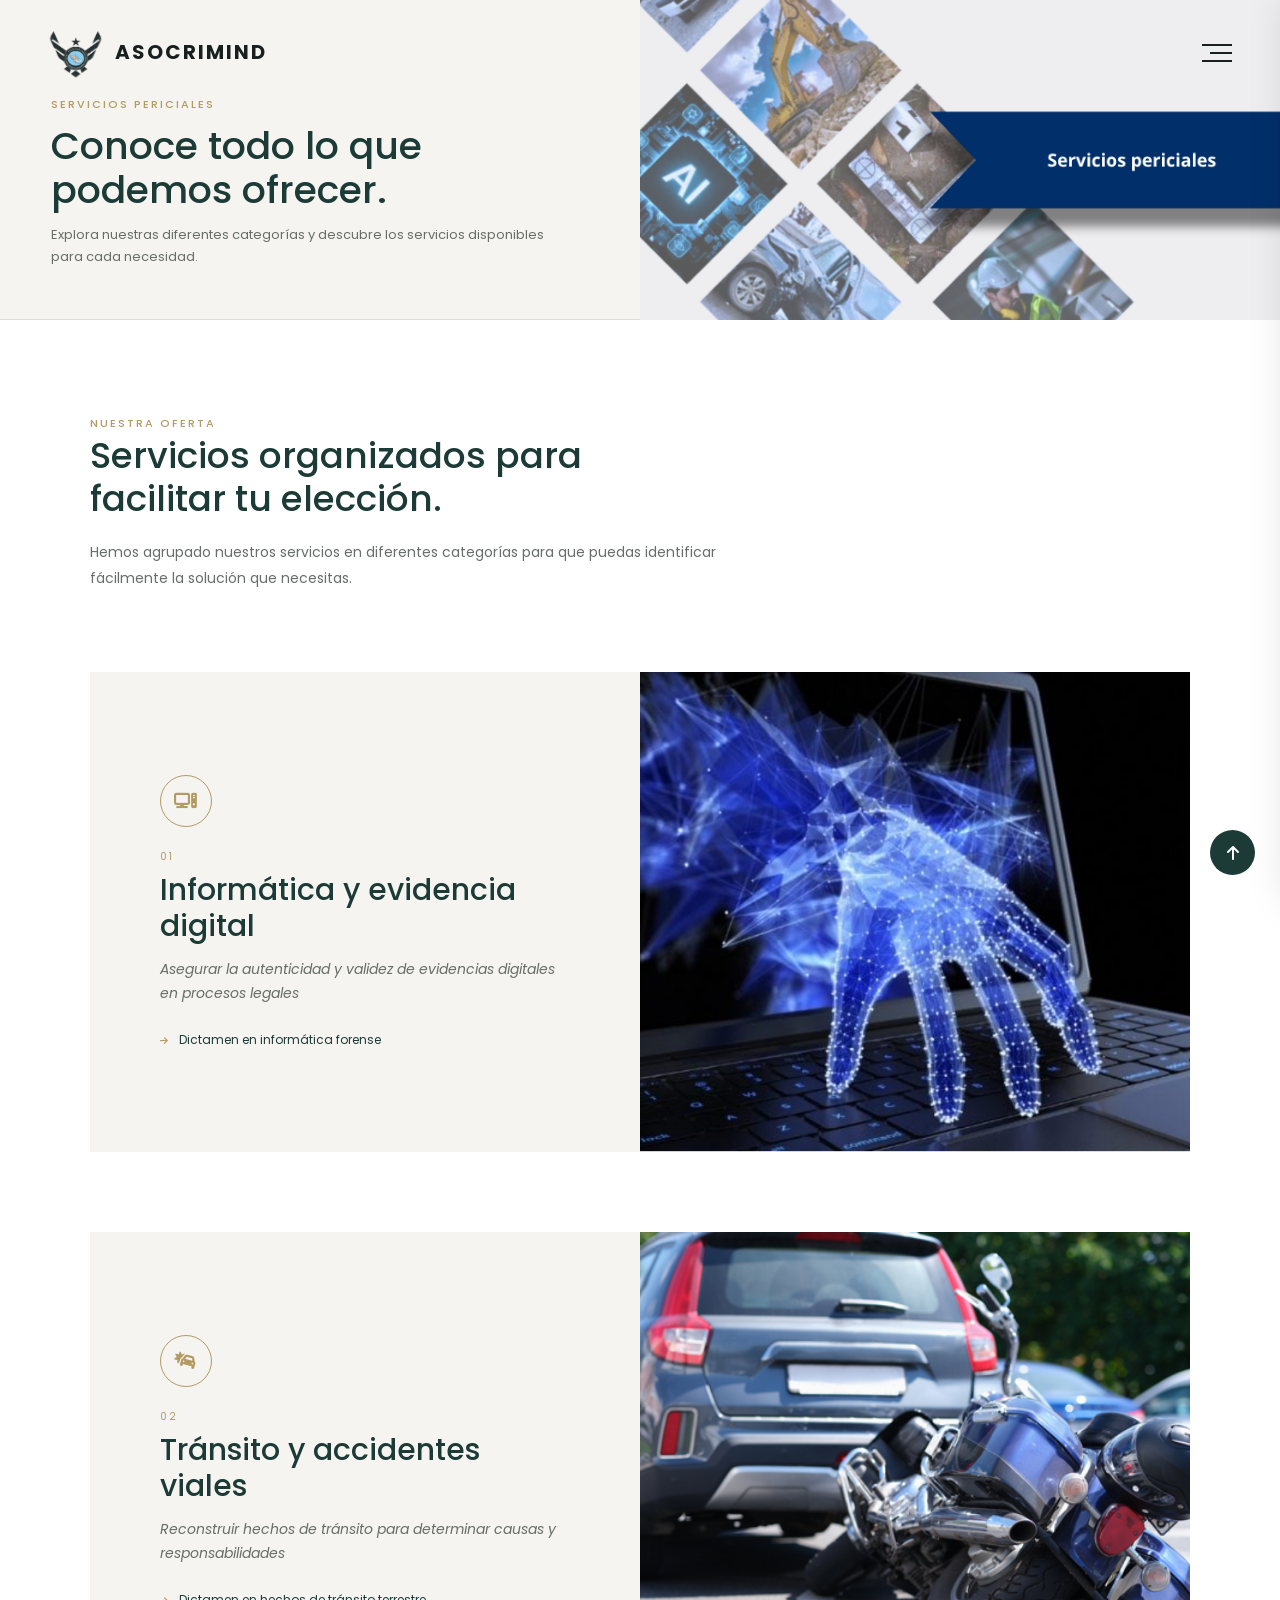
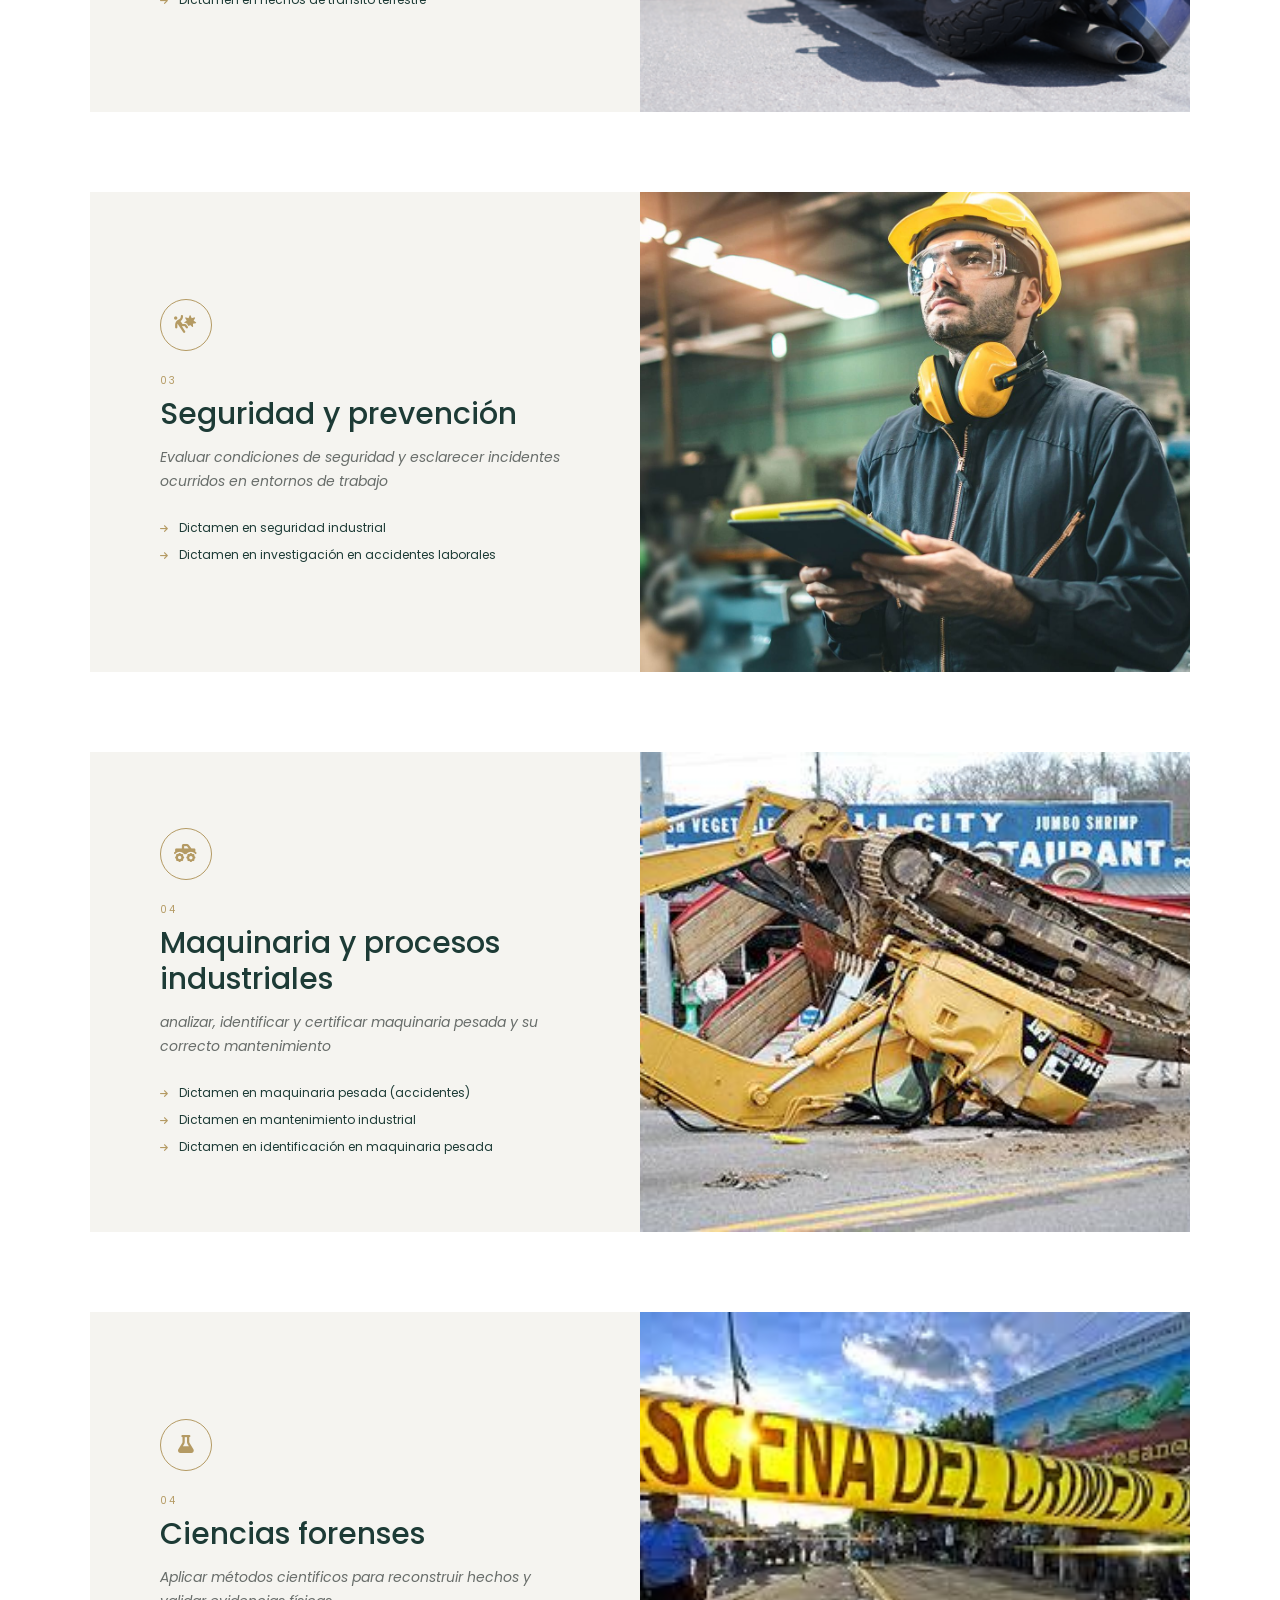
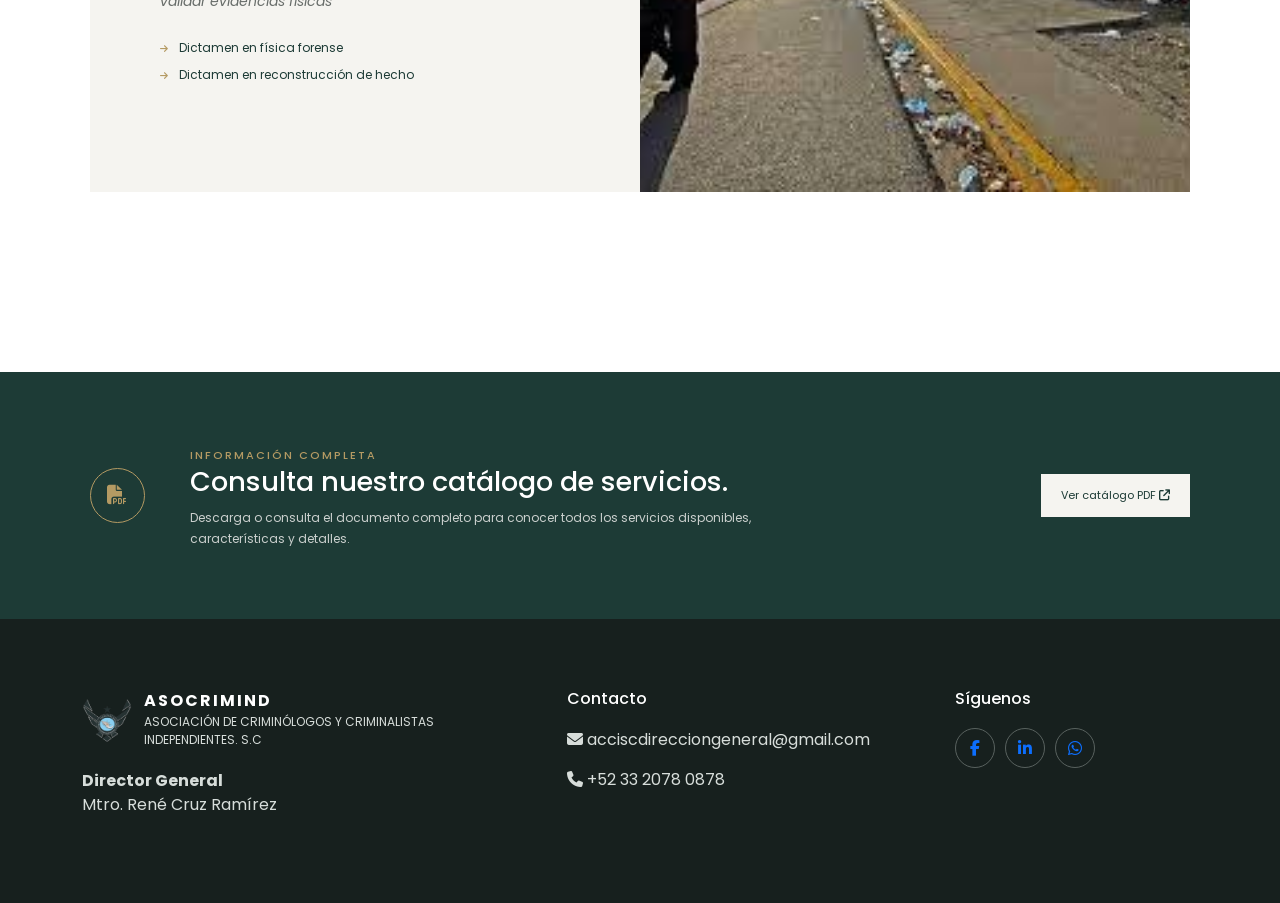
<file: periciales.html>
<!DOCTYPE html>
<html lang="es">
<head>
    <meta charset="UTF-8">
    <meta name="viewport" content="width=device-width, initial-scale=1.0">
    <title>Servicios periciales | ASOCRIMIND</title>
    <link rel="icon" type="image/x-icon" href="/img/logo2.png">
    <link href="https://cdn.jsdelivr.net/npm/bootstrap@5.3.8/dist/css/bootstrap.min.css" rel="stylesheet">
    <link rel="stylesheet" href="https://cdnjs.cloudflare.com/ajax/libs/font-awesome/6.5.2/css/all.min.css">
    <link href="https://fonts.googleapis.com/css2?family=Poppins:wght@300;400;500;600&display=swap" rel="stylesheet">
    <link rel="stylesheet" href="css/periciales.css">
</head>

<body>
    <nav id="nav" class="navbar navbar-expand-lg navbar-inicio">
        <div class="container-fluid px-4 px-lg-5">
            <a href="index.html" class="navbar-brand marca">
                <div class="logo">
                    <img src="img/logo.png" alt="Logo de la empresa">
                </div>
                <div class="nombre-empresa">
                    <strong>ASOCRIMIND</strong>
                </div>
            </a>
            <button class="menu-btn" id="menuBtn" type="button" aria-label="Abrir menú">
                <span></span>
                <span></span>
                <span></span>
            </button>
        </div>
    </nav>

    <div class="menu-overlay" id="menuOverlay"></div>
    <aside class="menu-lateral" id="menuLateral">
        <div class="menu-header">
            <h3>Menú</h3>
            <button id="cerrarMenu" aria-label="Cerrar menú">
                <i class="fa-solid fa-xmark"></i>
            </button>
        </div>
        <ul class="menu-lista">
            <li><a href="index.html"><i class="fa-solid fa-house"></i>Inicio</a></li>
            <li><a href="nosotros.html"><i class="fa-solid fa-users"></i>Nosotros</a></li>
            <li class="menu-servicios">
                <button class="boton-servicios">
                    <span><i class="fas fa-briefcase"></i>Servicios</span>
                    <i class="fas fa-chevron-down flecha-servicios"></i>
                </button>
                <ul class="submenu-servicios">
                    <li><a href="generales.html"><i class="fa-solid fa-car"></i>Servicios generales</a></li>
                    <li><a href="periciales.html"><i class="fa-solid fa-person-falling"></i>Servicios periciales</a></li>
                    <li><a href="informatica.html"><i class="fa-solid fa-computer"></i>Servicios en informática</a></li>
                </ul>
            </li>
            <li><a href="productos.html"><i class="fa-solid fa-square-pen"></i>Productos</a></li>
            <li><a href="cursos.html"><i class="fa-solid fa-graduation-cap"></i>Oferta académica</a></li>
            <li><a href="convenios.html"><i class="fa-solid fa-handshake"></i>Convenios y colaboraciones</a></li>
            <li><a href="contacto.html"><i class="fa-solid fa-envelope"></i>Contacto</a></li>
        </ul>
    </aside>

    <header class="encabezado-servicios">
        <div class="encabezado-texto">
            <span class="etiqueta">SERVICIOS PERICIALES</span>
            <h1>Conoce todo lo que podemos ofrecer.</h1>
            <p>
                Explora nuestras diferentes categorías y
                descubre los servicios disponibles para
                cada necesidad.
            </p>
        </div>
        <div class="encabezado-imagen">
            <img src="img/periciales.png" alt="Servicios periciales">
        </div>
    </header>

    <section class="introduccion">
        <div class="contenedor">
            <span class="etiqueta">NUESTRA OFERTA</span>
            <h2>Servicios organizados para facilitar tu elección.</h2>
            <p>
                Hemos agrupado nuestros servicios en diferentes
                categorías para que puedas identificar fácilmente
                la solución que necesitas.
            </p>
        </div>
    </section>

    <section class="categorias">
        <div class="contenedor">
            <article class="categoria">
                <div class="categoria-info">
                    <div class="categoria-icono">
                        <i class="fa-solid fa-computer"></i>
                    </div>
                    <span class="numero-categoria">01</span>
                    <h2>Informática y evidencia digital</h2>
                    <p class="frase">Asegurar la autenticidad y validez de evidencias digitales en procesos legales</p>
                    <div class="lista-servicios">
                        <div>
                            <i class="fa-solid fa-arrow-right"></i>
                            Dictamen en informática forense
                        </div>
                    </div>
                </div>
                <div class="categoria-imagen">
                    <img src="img/info_forense.png" alt="Informática y evidencia digital">
                </div>
            </article>
            <article class="categoria">
                <div class="categoria-info">
                    <div class="categoria-icono">
                        <i class="fa-solid fa-car-burst"></i>
                    </div>
                    <span class="numero-categoria">02</span>
                    <h2>Tránsito y accidentes viales</h2>
                    <p class="frase">Reconstruir hechos de tránsito para determinar causas y responsabilidades</p>
                    <div class="lista-servicios">
                        <div>
                            <i class="fa-solid fa-arrow-right"></i>
                            Dictamen en hechos de tránsito terrestre
                        </div>
                    </div>
                </div>
                <div class="categoria-imagen">
                    <img src="img/servicio2.png" alt="Tránsito y accidentes viales">
                </div>
            </article>
            <article class="categoria">
                <div class="categoria-info">
                    <div class="categoria-icono">
                        <i class="fa-solid fa-person-falling-burst"></i>
                    </div>
                    <span class="numero-categoria">03</span>
                    <h2>Seguridad y prevención</h2>
                    <p class="frase">Evaluar condiciones de seguridad y esclarecer incidentes ocurridos en entornos de trabajo</p>
                    <div class="lista-servicios">
                        <div>
                            <i class="fa-solid fa-arrow-right"></i>
                            Dictamen en seguridad industrial
                        </div>
                        <div>
                            <i class="fa-solid fa-arrow-right"></i>
                            Dictamen en investigación en accidentes laborales
                        </div>
                    </div>
                </div>
                <div class="categoria-imagen">
                    <img id="transito" src="img/seguridad.jpeg" alt="Seguridad y prevención">
                </div>
            </article>
            <article class="categoria">
                <div class="categoria-info">
                    <div class="categoria-icono">
                        <i class="fa-solid fa-truck-monster"></i>
                    </div>
                    <span class="numero-categoria">04</span>
                    <h2>Maquinaria y procesos industriales</h2>
                    <p class="frase">analizar, identificar y certificar maquinaria pesada y su correcto mantenimiento</p>
                    <div class="lista-servicios">
                        <div>
                            <i class="fa-solid fa-arrow-right"></i>
                            Dictamen en maquinaria pesada (accidentes)
                        </div>
                        <div>
                            <i class="fa-solid fa-arrow-right"></i>
                            Dictamen en mantenimiento industrial
                        </div>
                        <div>
                            <i class="fa-solid fa-arrow-right"></i>
                            Dictamen en identificación en maquinaria pesada
                        </div>
                    </div>
                </div>
                <div class="categoria-imagen">
                    <img src="img/maquinaria.jpg" alt="Maquinaria y procesos industriales">
                </div>
            </article>
            <article class="categoria">
                <div class="categoria-info">
                    <div class="categoria-icono">
                        <i class="fa-solid fa-flask"></i>
                    </div>
                    <span class="numero-categoria">04</span>
                    <h2>Ciencias forenses</h2>
                    <p class="frase">Aplicar métodos cientificos para reconstruir hechos y validar evidencias físicas</p>
                    <div class="lista-servicios">
                        <div>
                            <i class="fa-solid fa-arrow-right"></i>
                            Dictamen en física forense
                        </div>
                        <div>
                            <i class="fa-solid fa-arrow-right"></i>
                            Dictamen en reconstrucción de hecho
                        </div>
                    </div>
                </div>
                <div class="categoria-imagen">
                    <img src="img/fisica.jpg" alt="Ciencias forenses">
                </div>
            </article>
        </div>
    </section>

    <section class="catalogo-pdf">
        <div class="contenedor">
            <div class="pdf-contenido">
                <div class="pdf-icono">
                    <i class="fa-solid fa-file-pdf"></i>
                </div>
                <div>
                    <span class="etiqueta">INFORMACIÓN COMPLETA</span>
                    <h2>Consulta nuestro catálogo de servicios.</h2>
                    <p>
                        Descarga o consulta el documento completo
                        para conocer todos los servicios disponibles,
                        características y detalles.
                    </p>
                </div>
                <a href="documentos/Servicios periciales.pdf" target="_blank" class="btn-pdf">
                    Ver catálogo PDF
                    <i class="fa-solid fa-arrow-up-right-from-square"></i>
                </a>
            </div>
        </div>
    </section>

    <a href="#nav" class="btn-arriba"><i class="fas fa-arrow-up"></i></a>

    <footer class="footer">
        <div class="container">
            <div class="row g-5">
                <div class="col-lg-5">
                    <div class="footer-marca">
                        <img src="img/logo.png" alt="Logo">
                        <div>
                            <strong>ASOCRIMIND</strong>
                            <span>ASOCIACIÓN DE CRIMINÓLOGOS Y CRIMINALISTAS INDEPENDIENTES. S.C</span>
                        </div>
                    </div>
                    <div>
                        <p><strong>Director General</strong><br>Mtro. René Cruz Ramírez</p>
                    </div>
                </div>
                <div class="col-lg-4">
                    <h4>Contacto</h4>
                    <p><i class="fa-solid fa-envelope"></i> acciscdirecciongeneral@gmail.com</a>
                    <p><i class="fa-solid fa-phone"></i> +52 33 2078 0878</a>
                </div>
                <div class="col-lg-2">
                    <h4>Síguenos</h4>
                    <div class="redes">
                        <a href="https://www.facebook.com/ACCISC?locale=es_LA" aria-label="Facebook">
                            <i class="fa-brands fa-facebook-f"></i>
                        </a>
                        <a href="http://linkedin.com/in/asocrimind-m%C3%A9xico-5993ba206" aria-label="LinkedIn">
                            <i class="fa-brands fa-linkedin-in"></i>
                        </a>
                        <a href="https://wa.me/3320780878" aria-label="WhatsApp">
                            <i class="fa-brands fa-whatsapp"></i>
                        </a>
                    </div>
                </div>
            </div>
        </div>
    </footer>
    <script src="js/script.js"></script>
</body>
</html>
</file>
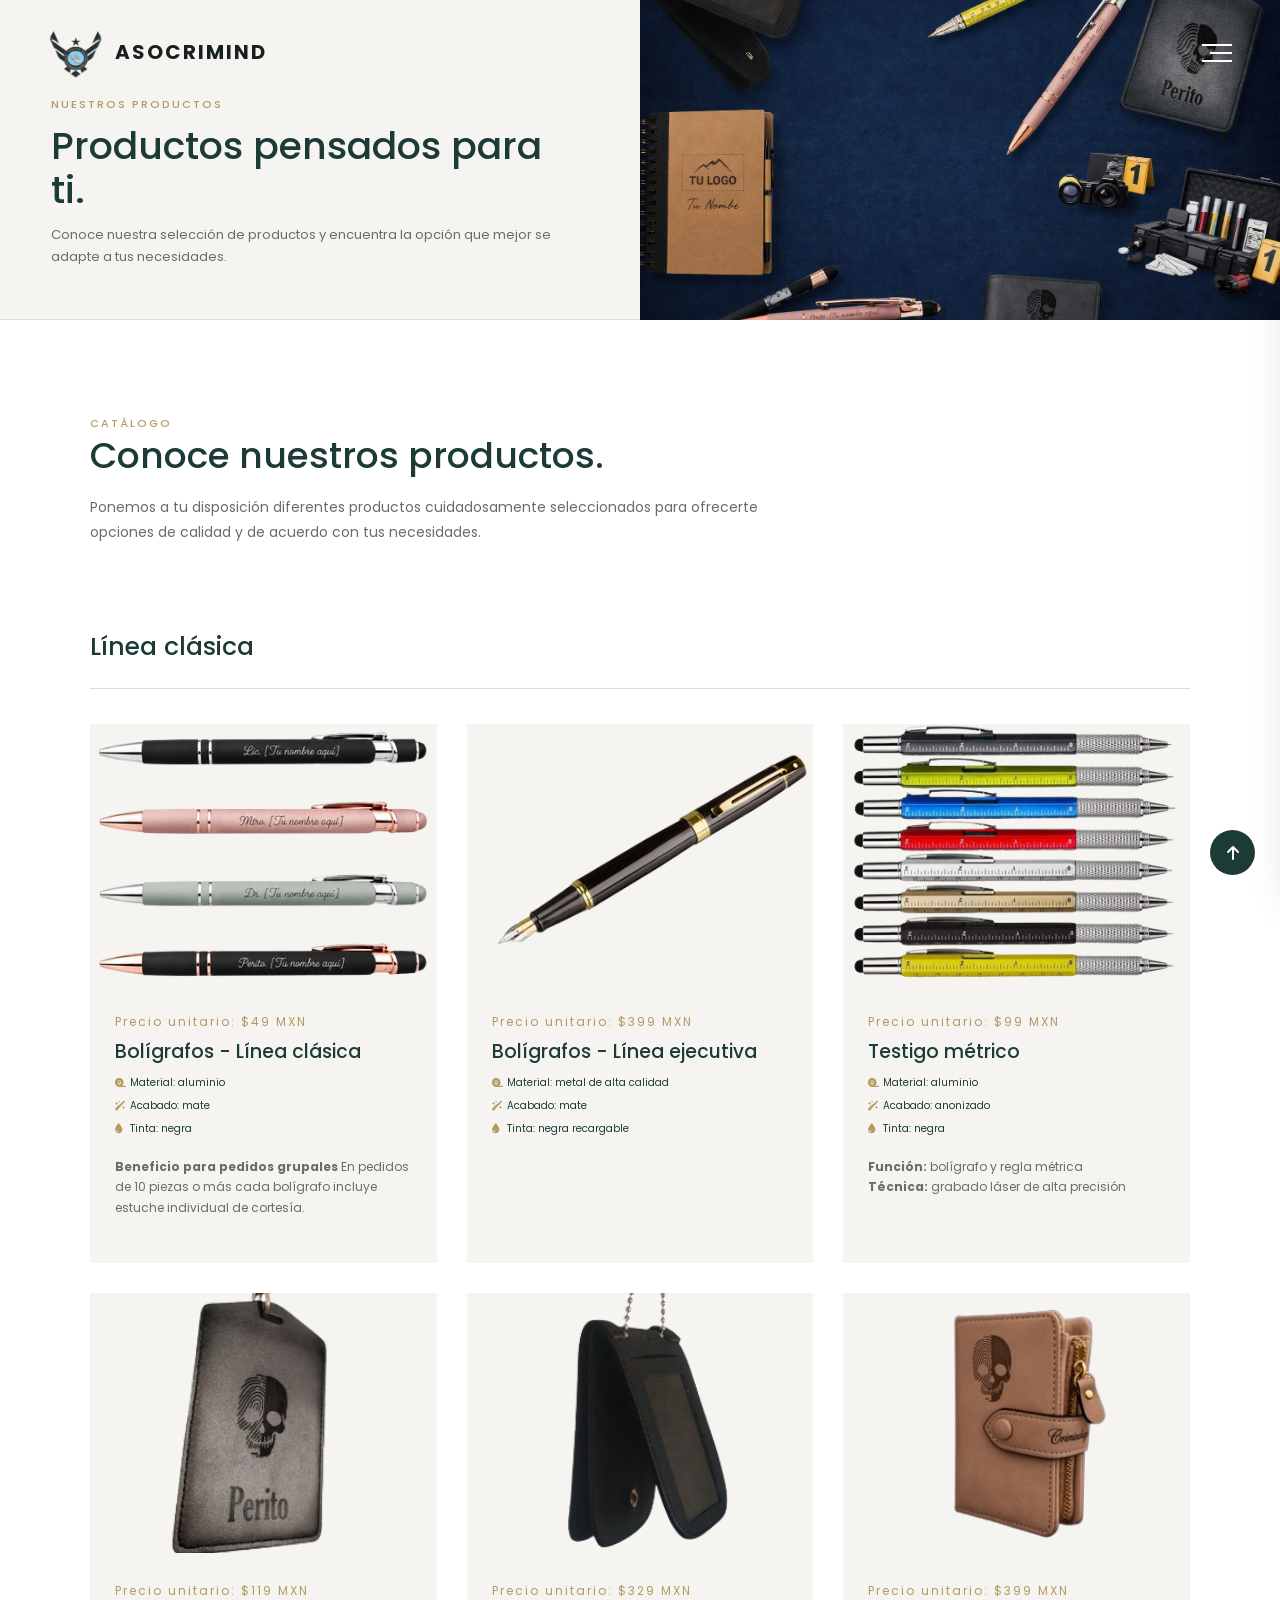
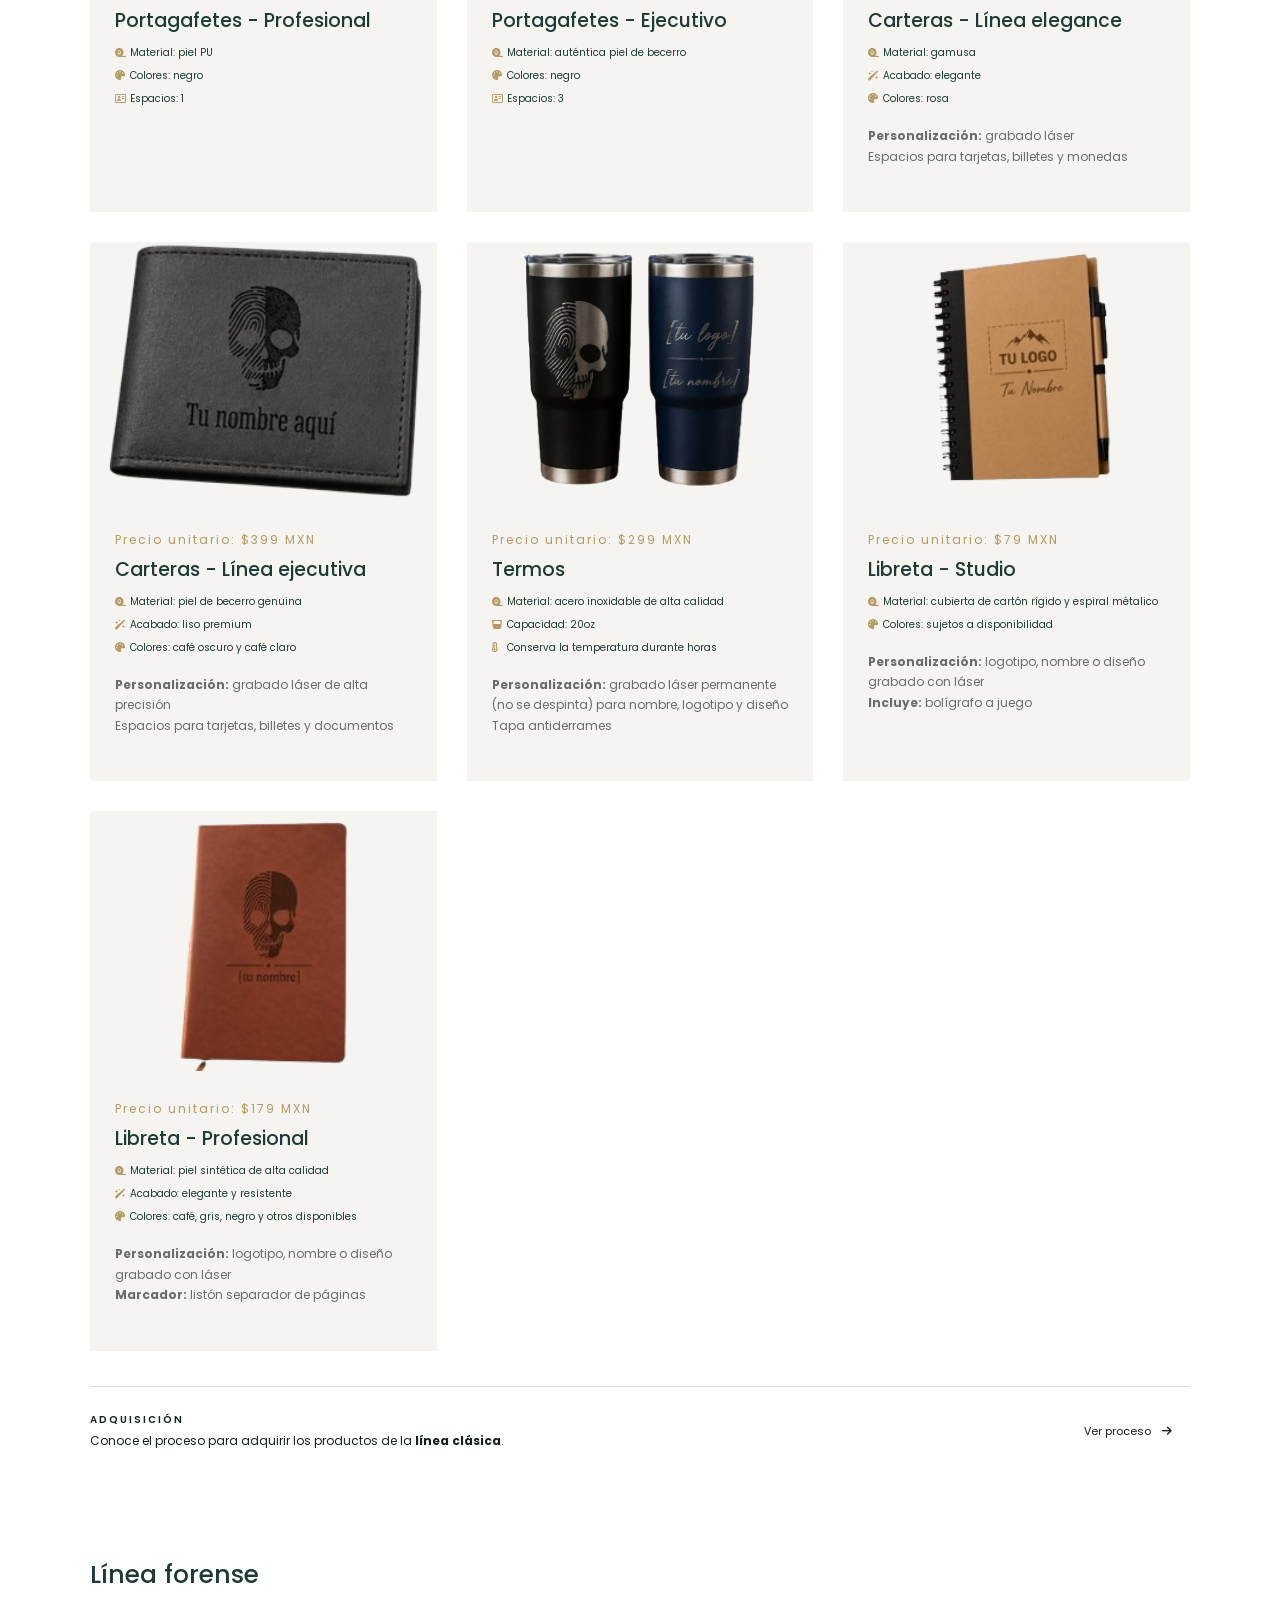
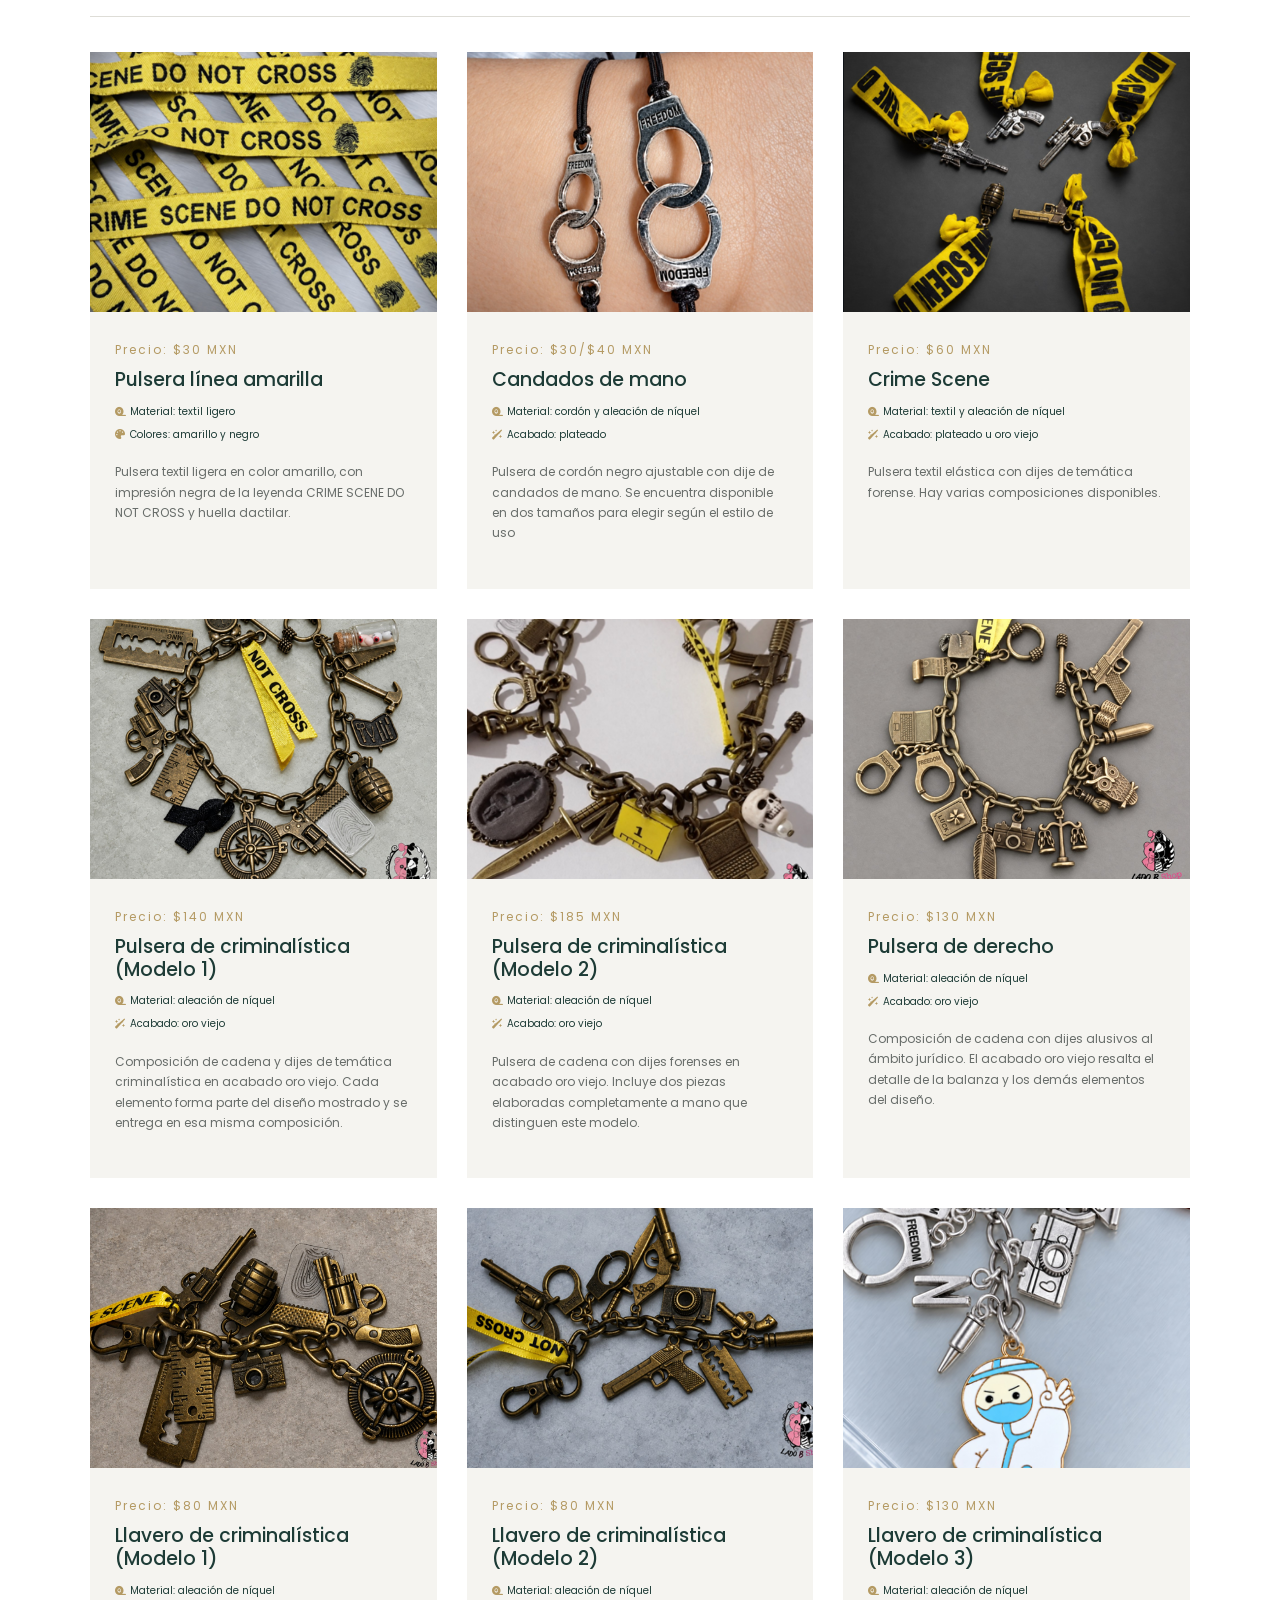
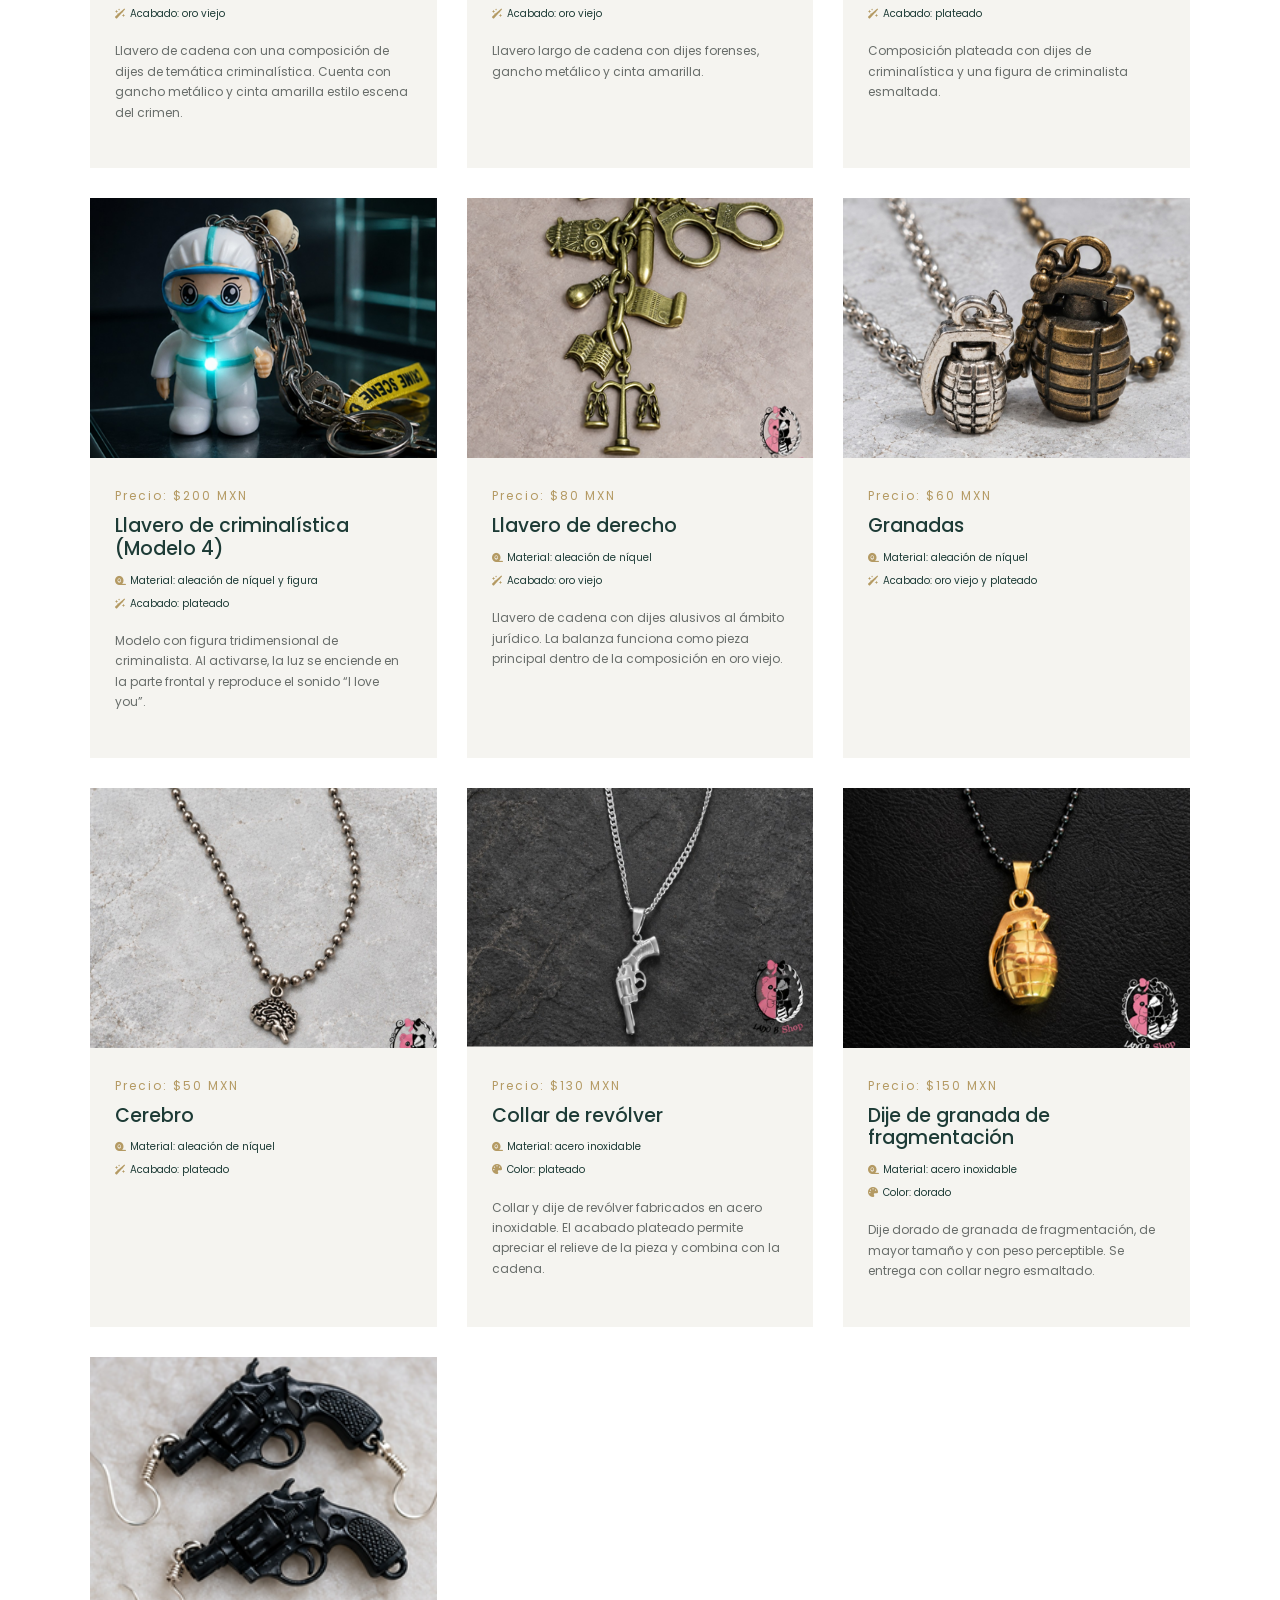
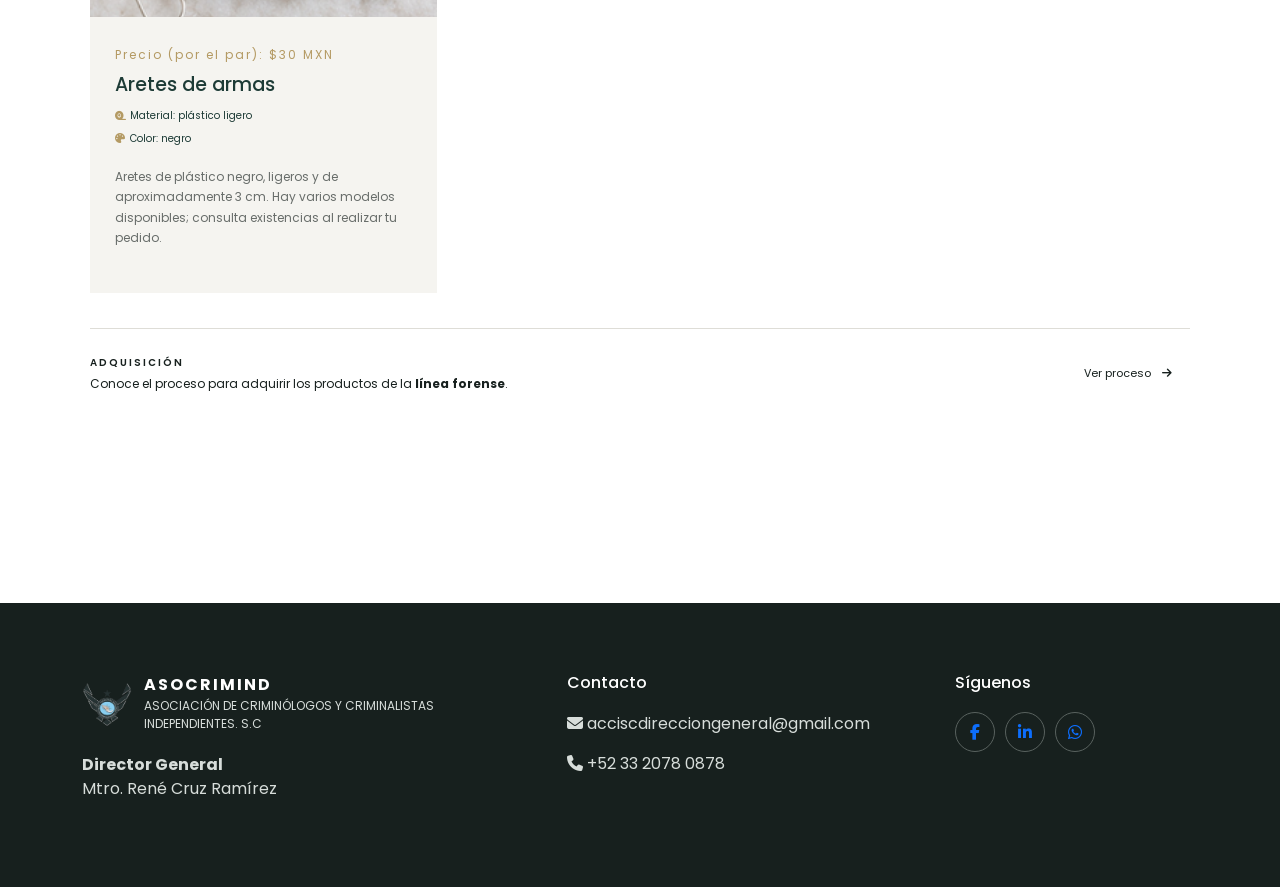
<file: productos.html>
<!DOCTYPE html>
<html lang="es">
<head>
    <meta charset="UTF-8">
    <meta name="viewport" content="width=device-width, initial-scale=1.0">
    <title>Productos | ASOCRIMIND</title>
    <link rel="icon" type="image/x-icon" href="/img/logo2.png">
    <link href="https://cdn.jsdelivr.net/npm/bootstrap@5.3.8/dist/css/bootstrap.min.css" rel="stylesheet">
    <link rel="stylesheet" href="https://cdnjs.cloudflare.com/ajax/libs/font-awesome/6.5.2/css/all.min.css">
    <link href="https://fonts.googleapis.com/css2?family=Poppins:wght@300;400;500;600&display=swap" rel="stylesheet">
    <link rel="stylesheet" href="css/productos.css">
</head>

<body>
    <nav id="nav" class="navbar navbar-expand-lg navbar-inicio">
        <div class="container-fluid px-4 px-lg-5">
            <a href="index.html" class="navbar-brand marca">
                <div class="logo">
                    <img src="img/logo.png" alt="Logo de la empresa">
                </div>
                <div class="nombre-empresa">
                    <strong>ASOCRIMIND</strong>
                </div>
            </a>
            <button class="menu-btn" id="menuBtn" type="button" aria-label="Abrir menú">
                <span></span>
                <span></span>
                <span></span>
            </button>
        </div>
    </nav>

    <div class="menu-overlay" id="menuOverlay"></div>
    <aside class="menu-lateral" id="menuLateral">
        <div class="menu-header">
            <h3>Menú</h3>
            <button id="cerrarMenu" aria-label="Cerrar menú">
                <i class="fa-solid fa-xmark"></i>
            </button>
        </div>
        <ul class="menu-lista">
            <li><a href="index.html"><i class="fa-solid fa-house"></i>Inicio</a></li>
            <li><a href="nosotros.html"><i class="fa-solid fa-users"></i>Nosotros</a></li>
            <li class="menu-servicios">
                <button class="boton-servicios">
                    <span><i class="fas fa-briefcase"></i>Servicios</span>
                    <i class="fas fa-chevron-down flecha-servicios"></i>
                </button>
                <ul class="submenu-servicios">
                    <li><a href="generales.html"><i class="fa-solid fa-car"></i>Servicios generales</a></li>
                    <li><a href="periciales.html"><i class="fa-solid fa-person-falling"></i>Servicios periciales</a></li>
                    <li><a href="informatica.html"><i class="fa-solid fa-computer"></i>Servicios en informática</a></li>
                </ul>
            </li>
            <li><a href="productos.html"><i class="fa-solid fa-square-pen"></i>Productos</a></li>
            <li><a href="cursos.html"><i class="fa-solid fa-graduation-cap"></i>Oferta académica</a></li>
            <li><a href="convenios.html"><i class="fa-solid fa-handshake"></i>Convenios y colaboraciones</a></li>
            <li><a href="contacto.html"><i class="fa-solid fa-envelope"></i>Contacto</a></li>
        </ul>
    </aside>

    <header class="encabezado-productos">
        <div class="encabezado-texto">
            <span class="etiqueta">NUESTROS PRODUCTOS</span>
            <h1>Productos pensados para ti.</h1>
            <p>
                Conoce nuestra selección de productos y
                encuentra la opción que mejor se adapte
                a tus necesidades.
            </p>
        </div>
        <div class="encabezado-imagen">
            <img src="img/productos.png" alt="Nuestros productos">
        </div>
    </header>

    <section class="introduccion">
        <div class="contenedor">
            <span class="etiqueta">CATÁLOGO</span>
            <h2>Conoce nuestros productos.</h2>
            <p>
                Ponemos a tu disposición diferentes productos
                cuidadosamente seleccionados para ofrecerte
                opciones de calidad y de acuerdo con tus
                necesidades.
            </p>
        </div>
    </section>

    <section class="catalogo">
        <div class="contenedor">
            <div id="clasica" class="categoria-productos">
                <div class="titulo-categoria">
                    <h2>Línea clásica</h2>
                </div>
                <div class="productos-grid">
                    <article class="producto">
                        <div class="producto-imagen">
                            <img src="img/boligrafo_clasico.png" alt="Bolígrafo clásico">
                        </div>
                        <div class="producto-info">
                            <span class="producto-numero">Precio unitario: $49 MXN</span>
                            <h3>Bolígrafos - Línea clásica</h3>
                            <div class="producto-datos">
                                <span><i class="fa-solid fa-tape"></i>Material: aluminio</span>
                                <span><i class="fa-solid fa-wand-sparkles"></i>Acabado: mate</span>
                                <span><i class="fa-solid fa-droplet"></i>Tinta: negra</span>
                            </div>
                            <p>
                                <strong><br>Beneficio para pedidos grupales</strong>
                                En pedidos de 10 piezas o más cada bolígrafo incluye estuche individual 
                                de cortesía.
                            </p>
                        </div>
                    </article>
                    <article class="producto">
                        <div class="producto-imagen">
                            <img src="img/boligrafo_ejecutivo.png" alt="Bolígrafo ejecutivo">
                        </div>
                        <div class="producto-info">
                            <span class="producto-numero">Precio unitario: $399 MXN</span>
                            <h3>Bolígrafos - Línea ejecutiva</h3>
                            <div class="producto-datos">
                                <span><i class="fa-solid fa-tape"></i>Material: metal de alta calidad</span>
                                <span><i class="fa-solid fa-wand-sparkles"></i>Acabado: mate</span>
                                <span><i class="fa-solid fa-droplet"></i>Tinta: negra recargable</span>
                            </div>
                        </div>
                    </article>
                    <article class="producto">
                        <div class="producto-imagen">
                            <img src="img/testigo.png" alt="Bolígrafo ejecutivo">
                        </div>
                        <div class="producto-info">
                            <span class="producto-numero">Precio unitario: $99 MXN</span>
                            <h3>Testigo métrico</h3>
                            <div class="producto-datos">
                                <span><i class="fa-solid fa-tape"></i>Material: aluminio</span>
                                <span><i class="fa-solid fa-wand-sparkles"></i>Acabado: anonizado</span>
                                <span><i class="fa-solid fa-droplet"></i>Tinta: negra</span>
                            </div>
                            <p>
                                <strong><br>Función:</strong> bolígrafo y regla métrica
                                <strong><br>Técnica:</strong> grabado láser de alta precisión
                            </p>
                        </div>
                    </article>
                    <article class="producto">
                        <div class="producto-imagen">
                            <img src="img/portagafetes_profesional.png" alt="Portagafete profesional">
                        </div>
                        <div class="producto-info">
                            <span class="producto-numero">Precio unitario: $119 MXN</span>
                            <h3>Portagafetes - Profesional</h3>
                            <div class="producto-datos">
                                <span><i class="fa-solid fa-tape"></i>Material: piel PU</span>
                                <span><i class="fa-solid fa-palette"></i>Colores: negro</span>
                                <span><i class="fa-regular fa-address-card"></i>Espacios: 1</span>
                            </div>
                        </div>
                    </article>
                    <article class="producto">
                        <div class="producto-imagen">
                            <img src="img/portagafetes_ejecutivo.png" alt="Portagafete ejecutivo">
                        </div>
                        <div class="producto-info">
                            <span class="producto-numero">Precio unitario: $329 MXN</span>
                            <h3>Portagafetes - Ejecutivo</h3>
                            <div class="producto-datos">
                                <span><i class="fa-solid fa-tape"></i>Material: auténtica piel de becerro</span>
                                <span><i class="fa-solid fa-palette"></i>Colores: negro</span>
                                <span><i class="fa-regular fa-address-card"></i>Espacios: 3</span>
                            </div>
                        </div>
                    </article>
                    <article class="producto">
                        <div class="producto-imagen">
                            <img src="img/carteras_elegance.png" alt="Carteras elgance">
                        </div>
                        <div class="producto-info">
                            <span class="producto-numero">Precio unitario: $399 MXN</span>
                            <h3>Carteras - Línea elegance</h3>
                            <div class="producto-datos">
                                <span><i class="fa-solid fa-tape"></i>Material: gamusa</span>
                                <span><i class="fa-solid fa-wand-sparkles"></i>Acabado: elegante</span>
                                <span><i class="fa-solid fa-palette"></i>Colores: rosa</span>
                            </div>
                            <p>
                                <strong><br>Personalización:</strong> grabado láser
                                <br>Espacios para tarjetas, billetes y monedas
                            </p>
                        </div>
                    </article>
                    <article class="producto">
                        <div class="producto-imagen">
                            <img src="img/cartera_ejecutiva.png" alt="Cartera ejecutiva">
                        </div>
                        <div class="producto-info">
                            <span class="producto-numero">Precio unitario: $399 MXN</span>
                            <h3>Carteras - Línea ejecutiva</h3>
                            <div class="producto-datos">
                                <span><i class="fa-solid fa-tape"></i>Material: piel de becerro genuina</span>
                                <span><i class="fa-solid fa-wand-sparkles"></i>Acabado: liso premium</span>
                                <span><i class="fa-solid fa-palette"></i>Colores: café oscuro y café claro</span>
                            </div>
                            <p>
                                <strong><br>Personalización:</strong> grabado láser de alta precisión
                                <br>Espacios para tarjetas, billetes y documentos
                            </p>
                        </div>
                    </article>
                    <article class="producto">
                        <div class="producto-imagen">
                            <img src="img/termos.png" alt="Termos">
                        </div>
                        <div class="producto-info">
                            <span class="producto-numero">Precio unitario: $299 MXN</span>
                            <h3>Termos</h3>
                            <div class="producto-datos">
                                <span><i class="fa-solid fa-tape"></i>Material: acero inoxidable de alta calidad</span>
                                <span><i class="fa-solid fa-whiskey-glass"></i>Capacidad: 20oz</span>
                                <span><i class="fa-solid fa-temperature-three-quarters"></i>Conserva la temperatura durante horas</span>
                            </div>
                            <p>
                                <strong><br>Personalización:</strong> grabado láser permanente (no se despinta)
                                para nombre, logotipo y diseño
                                <br>Tapa antiderrames
                            </p>
                        </div>
                    </article>
                    <article class="producto">
                        <div class="producto-imagen">
                            <img src="img/libreta_studio.png" alt="Libreta Studio">
                        </div>
                        <div class="producto-info">
                            <span class="producto-numero">Precio unitario: $79 MXN</span>
                            <h3>Libreta - Studio</h3>
                            <div class="producto-datos">
                                <span><i class="fa-solid fa-tape"></i>Material: cubierta de cartón rígido y espiral métalico</span>
                                <span><i class="fa-solid fa-palette"></i>Colores: sujetos a disponibilidad</span>
                            </div>
                            <p>
                                <strong><br>Personalización:</strong> logotipo, nombre o diseño grabado con láser
                                <br><strong>Incluye:</strong> bolígrafo a juego
                            </p>
                        </div>
                    </article>
                    <article class="producto">
                        <div class="producto-imagen">
                            <img src="img/libreta_profesional.png" alt="Libreta profesional">
                        </div>
                        <div class="producto-info">
                            <span class="producto-numero">Precio unitario: $179 MXN</span>
                            <h3>Libreta - Profesional</h3>
                            <div class="producto-datos">
                                <span><i class="fa-solid fa-tape"></i>Material: piel sintética de alta calidad</span>
                                <span><i class="fa-solid fa-wand-sparkles"></i>Acabado: elegante y resistente</span>
                                <span><i class="fa-solid fa-palette"></i>Colores: café, gris, negro y otros disponibles</span>
                            </div>
                            <p>
                                <strong><br>Personalización:</strong> logotipo, nombre o diseño grabado con láser
                                <br><strong>Marcador:</strong> listón separador de páginas
                            </p>
                        </div>
                    </article>
                </div>
                <div class="proceso-linea">
                    <div>
                        <span class="proceso-linea-etiqueta">ADQUISICIÓN</span>
                        <p>
                            Conoce el proceso para adquirir los productos
                            de la <strong>línea clásica</strong>.
                        </p>
                    </div>
                    <button type="button" class="btn-proceso" data-proceso="linea1">
                        Ver proceso
                        <i class="fas fa-arrow-right"></i>
                    </button>
                </div>
            </div>

            <div id="forense" class="categoria-productos">
                <div class="titulo-categoria">
                    <h2>Línea forense</h2>
                </div>
                <div class="productos-grid">
                    <article class="producto">
                        <div class="producto-imagen">
                            <img src="img/pulsera.png" alt="Pulsera línea amarilla">
                        </div>
                        <div class="producto-info">
                            <span class="producto-numero">Precio: $30 MXN</span>
                            <h3>Pulsera línea amarilla</h3>
                            <div class="producto-datos">
                                <span><i class="fa-solid fa-tape"></i>Material: textil ligero</span>
                                <span><i class="fa-solid fa-palette"></i>Colores: amarillo y negro</span>
                            </div>
                            <p>
                                <br>Pulsera textil ligera en color amarillo, con impresión negra de la leyenda 
                                CRIME SCENE DO NOT CROSS y huella dactilar. 
                            </p>
                        </div>
                    </article>
                    <article class="producto">
                        <div class="producto-imagen">
                            <img src="img/candados.png" alt="Candados de mano">
                        </div>
                        <div class="producto-info">
                            <span class="producto-numero">Precio: $30/$40 MXN</span>
                            <h3>Candados de mano</h3>
                            <div class="producto-datos">
                                <span><i class="fa-solid fa-tape"></i>Material: cordón y aleación de níquel</span>
                                <span><i class="fa-solid fa-wand-sparkles"></i>Acabado: plateado</span>
                            </div>
                            <p>
                                <br>Pulsera de cordón negro ajustable con dije de candados de mano. Se
                                encuentra disponible en dos tamaños para elegir según el estilo de uso
                            </p>
                        </div>
                    </article>
                    <article class="producto">
                        <div class="producto-imagen">
                            <img src="img/crime.png" alt="Crime Scene">
                        </div>
                        <div class="producto-info">
                            <span class="producto-numero">Precio: $60 MXN</span>
                            <h3>Crime Scene</h3>
                            <div class="producto-datos">
                                <span><i class="fa-solid fa-tape"></i>Material: textil y aleación de níquel</span>
                                <span><i class="fa-solid fa-wand-sparkles"></i>Acabado: plateado u oro viejo</span>
                            </div>
                            <p>
                                <br>Pulsera textil elástica con dijes de temática forense. Hay varias
                                composiciones disponibles.
                            </p>
                        </div>
                    </article>
                    <article class="producto">
                        <div class="producto-imagen">
                            <img src="img/pulsera_crimi.png" alt="Pulsera de criminalística">
                        </div>
                        <div class="producto-info">
                            <span class="producto-numero">Precio: $140 MXN</span>
                            <h3>Pulsera de criminalística (Modelo 1)</h3>
                            <div class="producto-datos">
                                <span><i class="fa-solid fa-tape"></i>Material: aleación de níquel</span>
                                <span><i class="fa-solid fa-wand-sparkles"></i>Acabado: oro viejo</span>
                            </div>
                            <p>
                                <br>Composición de cadena y dijes de temática criminalística en acabado oro
                                viejo. Cada elemento forma parte del diseño mostrado y se entrega en esa misma composición.
                            </p>
                        </div>
                    </article>
                    <article class="producto">
                        <div class="producto-imagen">
                            <img src="img/pulsera_crimi2.png" alt="Pulsera de criminalística">
                        </div>
                        <div class="producto-info">
                            <span class="producto-numero">Precio: $185 MXN</span>
                            <h3>Pulsera de criminalística (Modelo 2)</h3>
                            <div class="producto-datos">
                                <span><i class="fa-solid fa-tape"></i>Material: aleación de níquel</span>
                                <span><i class="fa-solid fa-wand-sparkles"></i>Acabado: oro viejo</span>
                            </div>
                            <p>
                                <br>Pulsera de cadena con dijes forenses en acabado oro viejo. Incluye dos
                                piezas elaboradas completamente a mano que distinguen este modelo.
                            </p>
                        </div>
                    </article>
                    <article class="producto">
                        <div class="producto-imagen">
                            <img src="img/pulsera_derecho.png" alt="Pulsera de derecho">
                        </div>
                        <div class="producto-info">
                            <span class="producto-numero">Precio: $130 MXN</span>
                            <h3>Pulsera de derecho</h3>
                            <div class="producto-datos">
                                <span><i class="fa-solid fa-tape"></i>Material: aleación de níquel</span>
                                <span><i class="fa-solid fa-wand-sparkles"></i>Acabado: oro viejo</span>
                            </div>
                            <p>
                                <br>Composición de cadena con dijes alusivos al ámbito jurídico. El acabado oro
                                viejo resalta el detalle de la balanza y los demás elementos del diseño.
                            </p>
                        </div>
                    </article>
                    <article class="producto">
                        <div class="producto-imagen">
                            <img src="img/llavero_crimi.png" alt="Llavero de criminalística">
                        </div>
                        <div class="producto-info">
                            <span class="producto-numero">Precio: $80 MXN</span>
                            <h3>Llavero de criminalística (Modelo 1)</h3>
                            <div class="producto-datos">
                                <span><i class="fa-solid fa-tape"></i>Material: aleación de níquel</span>
                                <span><i class="fa-solid fa-wand-sparkles"></i>Acabado: oro viejo</span>
                            </div>
                            <p>
                                <br>Llavero de cadena con una composición de dijes de temática criminalística.
                                Cuenta con gancho metálico y cinta amarilla estilo escena del crimen.
                            </p>
                        </div>
                    </article>
                    <article class="producto">
                        <div class="producto-imagen">
                            <img src="img/llavero_crimi2.png" alt="Llavero de criminalística">
                        </div>
                        <div class="producto-info">
                            <span class="producto-numero">Precio: $80 MXN</span>
                            <h3>Llavero de criminalística (Modelo 2)</h3>
                            <div class="producto-datos">
                                <span><i class="fa-solid fa-tape"></i>Material: aleación de níquel</span>
                                <span><i class="fa-solid fa-wand-sparkles"></i>Acabado: oro viejo</span>
                            </div>
                            <p>
                                <br>Llavero largo de cadena con dijes forenses, gancho metálico y cinta amarilla.
                            </p>
                        </div>
                    </article>
                    <article class="producto">
                        <div class="producto-imagen">
                            <img src="img/llavero_crimi3.png" alt="Llavero de criminalística">
                        </div>
                        <div class="producto-info">
                            <span class="producto-numero">Precio: $130 MXN</span>
                            <h3>Llavero de criminalística (Modelo 3)</h3>
                            <div class="producto-datos">
                                <span><i class="fa-solid fa-tape"></i>Material: aleación de níquel</span>
                                <span><i class="fa-solid fa-wand-sparkles"></i>Acabado: plateado</span>
                            </div>
                            <p>
                                <br>Composición plateada con dijes de criminalística y una figura de
                                criminalista esmaltada. 
                            </p>
                        </div>
                    </article>
                    <article class="producto">
                        <div class="producto-imagen">
                            <img src="img/llavero_crimi4.png" alt="Llavero de criminalística">
                        </div>
                        <div class="producto-info">
                            <span class="producto-numero">Precio: $200 MXN</span>
                            <h3>Llavero de criminalística (Modelo 4)</h3>
                            <div class="producto-datos">
                                <span><i class="fa-solid fa-tape"></i>Material: aleación de níquel y figura</span>
                                <span><i class="fa-solid fa-wand-sparkles"></i>Acabado: plateado</span>
                            </div>
                            <p>
                                <br>Modelo con figura tridimensional de criminalista. Al activarse, la luz se
                                enciende en la parte frontal y reproduce el sonido “I love you”.
                            </p>
                        </div>
                    </article>
                    <article class="producto">
                        <div class="producto-imagen">
                            <img src="img/llavero_derecho.png" alt="Llavero de derecho">
                        </div>
                        <div class="producto-info">
                            <span class="producto-numero">Precio: $80 MXN</span>
                            <h3>Llavero de derecho</h3>
                            <div class="producto-datos">
                                <span><i class="fa-solid fa-tape"></i>Material: aleación de níquel</span>
                                <span><i class="fa-solid fa-wand-sparkles"></i>Acabado: oro viejo</span>
                            </div>
                            <p>
                                <br>Llavero de cadena con dijes alusivos al ámbito jurídico. La balanza funciona
                                como pieza principal dentro de la composición en oro viejo.
                            </p>
                        </div>
                    </article>
                    <article class="producto">
                        <div class="producto-imagen">
                            <img src="img/granadas.png" alt="Granadas">
                        </div>
                        <div class="producto-info">
                            <span class="producto-numero">Precio: $60 MXN</span>
                            <h3>Granadas</h3>
                            <div class="producto-datos">
                                <span><i class="fa-solid fa-tape"></i>Material: aleación de níquel</span>
                                <span><i class="fa-solid fa-wand-sparkles"></i>Acabado: oro viejo y plateado</span>
                            </div>
                        </div>
                    </article>
                    <article class="producto">
                        <div class="producto-imagen">
                            <img src="img/cerebro.png" alt="Cerebro">
                        </div>
                        <div class="producto-info">
                            <span class="producto-numero">Precio: $50 MXN</span>
                            <h3>Cerebro</h3>
                            <div class="producto-datos">
                                <span><i class="fa-solid fa-tape"></i>Material: aleación de níquel</span>
                                <span><i class="fa-solid fa-wand-sparkles"></i>Acabado: plateado</span>
                            </div>
                        </div>
                    </article>
                    <article class="producto">
                        <div class="producto-imagen">
                            <img src="img/revolver.png" alt="Collar de revólver">
                        </div>
                        <div class="producto-info">
                            <span class="producto-numero">Precio: $130 MXN</span>
                            <h3>Collar de revólver</h3>
                            <div class="producto-datos">
                                <span><i class="fa-solid fa-tape"></i>Material: acero inoxidable</span>
                                <span><i class="fa-solid fa-palette"></i>Color: plateado</span>
                            </div>
                            <p>
                                <br>Collar y dije de revólver fabricados en acero inoxidable. El acabado
                                plateado permite apreciar el relieve de la pieza y combina con la cadena.
                            </p>
                        </div>
                    </article>
                    <article class="producto">
                        <div class="producto-imagen">
                            <img src="img/dije.png" alt="Dije de granada de fragmentación">
                        </div>
                        <div class="producto-info">
                            <span class="producto-numero">Precio: $150 MXN</span>
                            <h3>Dije de granada de fragmentación</h3>
                            <div class="producto-datos">
                                <span><i class="fa-solid fa-tape"></i>Material: acero inoxidable</span>
                                <span><i class="fa-solid fa-palette"></i>Color: dorado</span>
                            </div>
                            <p>
                                <br>Dije dorado de granada de fragmentación, de mayor tamaño y con peso
                                perceptible. Se entrega con collar negro esmaltado.
                            </p>
                        </div>
                    </article>
                    <article class="producto">
                        <div class="producto-imagen">
                            <img src="img/aretes.png" alt="Aretes de armas">
                        </div>
                        <div class="producto-info">
                            <span class="producto-numero">Precio (por el par): $30 MXN</span>
                            <h3>Aretes de armas</h3>
                            <div class="producto-datos">
                                <span><i class="fa-solid fa-tape"></i>Material: plástico ligero</span>
                                <span><i class="fa-solid fa-palette"></i>Color: negro</span>
                            </div>
                            <p>
                                <br>Aretes de plástico negro, ligeros y de aproximadamente 3 cm. Hay varios
                                modelos disponibles; consulta existencias al realizar tu pedido.
                            </p>
                        </div>
                    </article>
                </div>
                <div class="proceso-linea">
                    <div>
                        <span class="proceso-linea-etiqueta">ADQUISICIÓN</span>
                        <p>
                            Conoce el proceso para adquirir los productos
                            de la <strong>línea forense</strong>.
                        </p>
                    </div>
                    <button type="button" class="btn-proceso" data-proceso="linea2">
                        Ver proceso
                        <i class="fas fa-arrow-right"></i>
                    </button>
                </div>
            </div>
        </div>
    </section>

    <div class="modal-proceso" id="modalProceso">
        <div class="modal-proceso-contenido">
            <button type="button" class="cerrar-proceso" id="cerrarProceso"><i class="fas fa-times"></i></button>
            <span class="etiqueta" id="modalEtiqueta">PROCESO DE ADQUISICIÓN</span>
            <h2 id="modalTitulo">¿Cómo adquirir estos productos?</h2>
            <p class="modal-descripcion" id="modalDescripcion">Conoce los pasos para realizar tu solicitud.</p>
            <div class="pasos-modal" id="pasosModal"></div>
            <div class="modal-contacto"></div>
        </div>
    </div>

    <a href="#nav" class="btn-arriba"><i class="fas fa-arrow-up"></i></a>

    <footer class="footer">
        <div class="container">
            <div class="row g-5">
                <div class="col-lg-5">
                    <div class="footer-marca">
                        <img src="img/logo.png" alt="Logo">
                        <div>
                            <strong>ASOCRIMIND</strong>
                            <span>ASOCIACIÓN DE CRIMINÓLOGOS Y CRIMINALISTAS INDEPENDIENTES. S.C</span>
                        </div>
                    </div>
                    <div>
                        <p><strong>Director General</strong><br>Mtro. René Cruz Ramírez</p>
                    </div>
                </div>
                <div class="col-lg-4">
                    <h4>Contacto</h4>
                    <p><i class="fa-solid fa-envelope"></i> acciscdirecciongeneral@gmail.com</a>
                    <p><i class="fa-solid fa-phone"></i> +52 33 2078 0878</a>
                </div>
                <div class="col-lg-2">
                    <h4>Síguenos</h4>
                    <div class="redes">
                        <a href="https://www.facebook.com/ACCISC?locale=es_LA" aria-label="Facebook">
                            <i class="fa-brands fa-facebook-f"></i>
                        </a>
                        <a href="http://linkedin.com/in/asocrimind-m%C3%A9xico-5993ba206" aria-label="LinkedIn">
                            <i class="fa-brands fa-linkedin-in"></i>
                        </a>
                        <a href="https://wa.me/3320780878" aria-label="WhatsApp">
                            <i class="fa-brands fa-whatsapp"></i>
                        </a>
                    </div>
                </div>
            </div>
        </div>
    </footer>
    <script src="js/script.js"></script>
</body>
</html>
</file>
<file: css/styles.css>
:root {
    --color-principal: #1d3b36;
    --color-secundario: #b49a63;
    --color-claro: #f5f4f0;
    --color-oscuro: #17201e;
    --color-texto: #4b5552;
    --blanco: #ffffff;
    --transicion: all 0.3s ease;
}

* {
    margin: 0;
    padding: 0;
    box-sizing: border-box;
}

html {
    scroll-behavior: smooth;
}

body {
    font-family: "Poppins", Arial, sans-serif;
    color: var(--color-texto);
    background: var(--blanco);
}

a {
    text-decoration: none;
}

img {
    max-width: 100%;
}

.navbar-inicio {
    position: absolute;
    top: 0;
    left: 0;
    width: 100%;
    z-index: 1000;
    padding: 20px 0;
    background: transparent;
}

.marca {
    display: flex;
    align-items: center;
    gap: 12px;
    color: var(--blanco) !important;
}

.logo {
    width: 55px;
    height: 55px;
    display: flex;
    align-items: center;
    justify-content: center;
}

.logo img {
    width: 100%;
    height: 100%;
    object-fit: contain;
}

.nombre-empresa {
    display: flex;
    flex-direction: column;
    line-height: 1.05;
}

.nombre-empresa span {
    font-size: 13px;
    letter-spacing: 2px;
}

.nombre-empresa strong {
    font-size: 20px;
    letter-spacing: 2px;
}

.menu-btn {
    width: 48px;
    height: 48px;
    border: none;
    background: transparent;
    display: flex;
    flex-direction: column;
    justify-content: center;
    align-items: flex-end;
    gap: 6px;
    cursor: pointer;
}

.menu-btn span {
    display: block;
    height: 2px;
    background: var(--blanco);
    transition: var(--transicion);
}

.menu-btn span:nth-child(1) {
    width: 30px;
}

.menu-btn span:nth-child(2) {
    width: 22px;
}

.menu-btn span:nth-child(3) {
    width: 30px;
}

.menu-btn:hover span:nth-child(2) {
    width: 30px;
}

.menu-lateral {
    position: fixed;
    top: 0;
    right: -350px;
    width: 330px;
    height: 100vh;
    background: var(--blanco);
    z-index: 2000;
    padding: 30px;
    transition: var(--transicion);
    box-shadow: -10px 0 40px rgba(0, 0, 0, 0.15);
}

.menu-lateral.activo {
    right: 0;
}

.menu-overlay {
    position: fixed;
    inset: 0;
    background: rgba(0, 0, 0, 0.45);
    opacity: 0;
    visibility: hidden;
    z-index: 1500;
    transition: var(--transicion);
}

.menu-overlay.activo {
    opacity: 1;
    visibility: visible;
}

.menu-header {
    display: flex;
    align-items: center;
    justify-content: space-between;
    padding-bottom: 25px;
    border-bottom: 1px solid #ddd;
}

.menu-header h3 {
    color: var(--color-principal);
    margin: 0;
}

.menu-header button {
    background: none;
    border: none;
    font-size: 25px;
    color: var(--color-principal);
    cursor: pointer;
}

.menu-lista {
    list-style: none;
    padding: 30px 0;
}

.menu-lista li {
    margin-bottom: 10px;
}

.menu-lista a {
    display: flex;
    align-items: center;
    gap: 15px;
    padding: 14px;
    color: var(--color-oscuro);
    border-radius: 6px;
    transition: var(--transicion);
}

.menu-lista a i {
    width: 20px;
    color: var(--color-secundario);
}

.menu-lista a:hover {
    background: var(--color-claro);
    padding-left: 20px;
}

.menu-servicios {
    margin-bottom: 10px;
}

.boton-servicios {
    width: 100%;
    border: none;
    background: transparent;
    color: var(--verde-oscuro);
    padding: 14px;
    border-radius: 6px;
    display: flex;
    align-items: center;
    justify-content: space-between;
    font-family: inherit;
    font-size: inherit;
    cursor: pointer;
    transition: var(--transicion);
}

.boton-servicios > span {
    display: flex;
    align-items: center;
    gap: 15px;
}

.boton-servicios i {
    color: var(--color-secundario);
}

.boton-servicios:hover {
    background: var(--crema);
    padding-left: 20px;
}

.flecha-servicios {
    font-size: 11px;
    transition: transform 0.3s ease;
}

.submenu-servicios {
    list-style: none;
    max-height: 0;
    overflow: hidden;
    padding: 0;
    margin: 0;
    transition: max-height 0.35s ease;
}

.menu-servicios.abierto .submenu-servicios {
    max-height: 400px;
    padding: 5px 0 5px 35px;
}

.menu-servicios.abierto .flecha-servicios {
    transform: rotate(180deg);
}

.submenu-servicios li {
    margin: 0;
}

.submenu-servicios a {
    display: block;
    padding: 10px 12px;
    color: var(--gris);
    font-size: 13px;
    border-left: 1px solid var(--borde);
    transition: var(--transicion);
}

.submenu-servicios a:hover {
    color: var(--verde);
    border-left-color: var(--color-secundario);
    padding-left: 17px;
}

.hero {
    min-height: 100vh;
    position: relative;
    background-image: url("../img/encabezado.png");
    background-size: cover;
    background-position: center;
    display: flex;
    align-items: flex-end;
    padding: 100px 7%;
}

.hero::after {
    content: "";
    position: absolute;
    inset: 0;
    background: rgba(23, 32, 30, 0.45);
    z-index: 1;
}

.hero-overlay {
    position: absolute;
    inset: 0;
    background: linear-gradient(90deg,rgba(0, 0, 0, 0.25),rgba(0, 0, 0, 0.05));
}

.hero-contenido {
    position: relative;
    z-index: 2;
    max-width: 400px;
    margin-left: auto;
    color: var(--blanco);
    padding-bottom: 30px;
}

.hero h1 {
    font-size: clamp(50px, 5vw, 40px);
    line-height: 1.08;
    margin-bottom: 20px;
    font-weight: 500;
}

.hero-descripcion {
    max-width: 500px;
    font-size: 16px;
    line-height: 1.7;
    margin-bottom: 30px;
}

.btn-principal,
.btn-secundario {
    display: inline-flex;
    align-items: center;
    gap: 12px;
    padding: 13px 25px;
    border: 1px solid var(--blanco);
    color: var(--blanco);
    font-size: 14px;
    transition: var(--transicion);
}

.btn-principal:hover {
    background: var(--blanco);
    color: var(--color-principal);
}

.btn-secundario {
    border-color: var(--color-principal);
    color: var(--color-principal);
    margin-top: 15px;
}

.btn-secundario:hover {
    background: var(--color-principal);
    color: var(--blanco);
}

.btn-oscuro {
    background: var(--color-principal);
    border-color: var(--color-principal);
}

.btn-oscuro:hover {
    background: transparent;
    color: var(--color-principal);
}

.seccion {
    padding: 110px 0;
}

.etiqueta {
    display: inline-block;
    color: var(--color-secundario);
    font-size: 12px;
    letter-spacing: 3px;
    font-weight: 600;
    margin-bottom: 12px;
}

h2 {
    color: var(--color-principal);
    font-size: clamp(32px, 4vw, 48px);
    font-weight: 500;
}

.linea {
    width: 60px;
    height: 2px;
    background: var(--color-secundario);
    margin: 20px 0 25px;
}

.nosotros {
    background: var(--blanco);
}

.nosotros p {
    line-height: 1.8;
    margin-bottom: 18px;
}

.carrusel-nosotros {
    overflow: hidden;
    border-radius: 4px;
    box-shadow: 0 15px 40px rgba(0, 0, 0, 0.12);
}

.carrusel-nosotros img {
    width: 100%;
    height: 300px;
    object-fit: cover;
}

.valores {
    background: var(--color-claro);
}

.encabezado-seccion {
    margin-bottom: 60px;
}

.valor-card {
    text-align: center;
    padding: 40px 30px;
    height: 100%;
    background: var(--blanco);
    transition: var(--transicion);
}

.valor-card:hover {
    transform: translateY(-8px);
    box-shadow: 0 15px 40px rgba(0, 0, 0, 0.08);
}

.valor-icono {
    width: 65px;
    height: 65px;
    margin: 0 auto 25px;
    display: flex;
    align-items: center;
    justify-content: center;
    border: 1px solid var(--color-secundario);
    border-radius: 50%;
    color: var(--color-secundario);
    font-size: 22px;
}

.valor-card h3 {
    color: var(--color-principal);
    margin-bottom: 15px;
}

.valor-card p {
    line-height: 1.7;
    margin: 0;
}

.servicios {
    background: var(--blanco);
}

.encabezado-servicios {
    display: flex;
    align-items: flex-end;
    justify-content: space-between;
    gap: 40px;
    margin-bottom: 50px;
}

.encabezado-servicios > p {
    max-width: 400px;
    line-height: 1.7;
    margin: 0;
}

.servicio-card {
    height: 100%;
    background: var(--color-claro);
    transition: var(--transicion);
}

.servicio-card:hover {
    transform: translateY(-8px);
    box-shadow: 0 15px 35px rgba(0, 0, 0, 0.1);
}

.servicio-imagen {
    overflow: hidden;
    height: 230px;
}

.servicio-imagen img {
    width: 100%;
    height: 100%;
    object-fit: cover;
    transition: transform 0.5s ease;
}

.servicio-card:hover img {
    transform: scale(1.05);
}

.servicio-contenido {
    padding: 30px;
}

.numero-servicio {
    color: var(--color-secundario);
    font-size: 13px;
    letter-spacing: 2px;
}

.servicio-contenido h3 {
    color: var(--color-principal);
    margin: 10px 0 15px;
}

.servicio-contenido p {
    line-height: 1.7;
}

.servicio-link {
    display: inline-flex;
    align-items: center;
    gap: 10px;
    color: var(--color-principal);
    font-size: 14px;
    font-weight: 600;
    margin-top: 10px;
}

.servicio-link:hover {
    color: var(--color-secundario);
}

.boton-todos {
    margin-top: 50px;
}

.contenido-destacado {
    padding: 110px 0;
    background: var(--color-claro);
}

.encabezado-contenido {
    display: flex;
    align-items: flex-end;
    justify-content: space-between;
    gap: 50px;
    margin-bottom: 55px;
}

.encabezado-contenido h2 {
    max-width: 650px;
}

.encabezado-contenido > p {
    max-width: 400px;
    margin: 0;
    line-height: 1.7;
    font-size: 14px;
}

.contenido-grid {
    display: grid;
    grid-template-columns: 1.25fr 1fr;
    gap: 30px;
}

.video-destacado {
    background: var(--blanco);
}

.video-contenedor {
    width: 100%;
    height: 300px;
    overflow: hidden;
    background: #111;
}

.video-contenedor video {
    width: 100%;
    height: 100%;
    display: block;
    object-fit: cover;
}

.video-info {
    padding: 30px;
}

.video-categoria {
    display: block;
    color: var(--color-secundario);
    font-size: 10px;
    letter-spacing: 2px;
    font-weight: 600;
    margin-bottom: 10px;
}

.video-info h3 {
    color: var(--color-principal);
    font-size: 23px;
    font-weight: 500;
    line-height: 1.3;
    margin-bottom: 12px;
}

.video-info p {
    color: var(--color-texto);
    font-size: 13px;
    line-height: 1.7;
    margin-bottom: 20px;
}

.video-link {
    display: inline-flex;
    align-items: center;
    gap: 10px;
    color: var(--color-principal);
    font-size: 12px;
    font-weight: 600;
}

.video-link i {
    color: var(--color-secundario);
    transition: var(--transicion);
}

.video-link:hover {
    color: var(--color-secundario);
}

.video-link:hover i {
    transform: translateX(4px);
}

.btn-arriba {
    position: fixed;
    right: 25px;
    bottom: 25px;
    width: 45px;
    height: 45px;
    border-radius: 50%;
    background: #1d3b36;
    color: white;
    display: flex;
    align-items: center;
    justify-content: center;
    text-decoration: none;
    z-index: 1000;
}

.footer {
    padding: 70px 0 70px;
    background: var(--color-oscuro);
    color: #d7ddda;
}

.footer-marca {
    display: flex;
    align-items: center;
    gap: 12px;
    margin-bottom: 20px;
}

.footer-marca img {
    width: 50px;
    height: 50px;
    object-fit: contain;
}

.footer-marca div {
    display: flex;
    flex-direction: column;
}

.footer-marca strong {
    color: var(--blanco);
    letter-spacing: 2px;
}

.footer-marca span {
    font-size: 12px;
}

.footer-descripcion {
    max-width: 350px;
    line-height: 1.7;
}

.footer h4 {
    color: var(--blanco);
    font-size: 16px;
    margin-bottom: 20px;
}

.redes {
    display: flex;
    gap: 10px;
}

.redes a {
    width: 40px;
    height: 40px;
    margin: 0;
    display: flex;
    align-items: center;
    justify-content: center;
    border: 1px solid #59625f;
    border-radius: 50%;
}

.redes a:hover {
    border-color: var(--color-secundario);
}

.footer-bottom {
    margin-top: 60px;
    padding: 20px 0;
    border-top: 1px solid #3941;
}

@media (max-width: 991px) {
    .navbar-inicio {
        padding: 15px 0;
    }
    .logo {
        width: 48px;
        height: 48px;
    }
    .nombre-empresa span {
        font-size: 11px;
    }
    .nombre-empresa strong {
        font-size: 17px;
    }
    .hero {
        min-height: 90vh;
        padding: 90px 6% 70px;
        background-position: center;
    }
    .hero-contenido {
        max-width: 450px;
        padding-bottom: 10px;
    }
    .hero h1 {
        font-size: clamp(40px, 6vw, 52px);
    }
    .hero-descripcion {
        font-size: 15px;
    }
    .seccion {
        padding: 85px 0;
    }
    .encabezado-seccion {
        margin-bottom: 45px;
    }
    .valor-card {
        padding: 35px 25px;
    }
    .servicio-imagen {
        height: 210px;
    }
    .servicio-contenido {
        padding: 25px;
    }
    .encabezado-servicios {
        gap: 30px;
        margin-bottom: 40px;
    }
    .contenido-destacado {
        padding: 85px 0;
    }
    .encabezado-contenido {
        gap: 30px;
        margin-bottom: 40px;
    }
    .contenido-grid {
        grid-template-columns: 1fr 1fr;
        gap: 20px;
    }
    .video-contenedor {
        height: 240px;
    }
    .video-info {
        padding: 25px;
    }
    .boton-todos {
        margin-top: 40px;
    }
    .footer {
        padding: 60px 0;
    }
    .footer-bottom {
        margin-top: 45px;
    }
}

@media (max-width: 767px) {
    .navbar-inicio {
        padding: 12px 0;
    }
    .logo {
        width: 45px;
        height: 45px;
    }
    .nombre-empresa {
        line-height: 1.1;
    }
    .nombre-empresa span {
        font-size: 10px;
        letter-spacing: 1.5px;
    }
    .nombre-empresa strong {
        font-size: 16px;
        letter-spacing: 1.5px;
    }
    .menu-btn {
        width: 44px;
        height: 44px;
    }
    .menu-lateral {
        width: 300px;
        max-width: 85%;
        padding: 25px;
    }
    .menu-lista {
        padding: 25px 0;
    }
    .hero {
        min-height: 100vh;
        padding: 100px 7% 55px;
        align-items: flex-end;
        background-position: center;
    }
    .hero-contenido {
        width: 100%;
        max-width: 100%;
        margin-left: 0;
        padding-bottom: 0;
    }
    .hero h1 {
        font-size: clamp(38px, 11vw, 48px);
        line-height: 1.08;
        margin-bottom: 15px;
    }
    .hero-descripcion {
        font-size: 14px;
        line-height: 1.7;
        margin-bottom: 25px;
        max-width: 100%;
    }
    .btn-principal,
    .btn-secundario {
        padding: 12px 20px;
        font-size: 13px;
    }
    .seccion {
        padding: 70px 0;
    }
    .etiqueta {
        font-size: 10px;
        letter-spacing: 2px;
    }
    h2 {
        font-size: clamp(30px, 8vw, 40px);
    }
    .linea {
        margin: 15px 0 20px;
    }
    .nosotros .row {
        row-gap: 35px;
    }
    .nosotros p {
        font-size: 14px;
        line-height: 1.75;
    }
    .carrusel-nosotros img {
        height: 250px;
    }
    .encabezado-seccion {
        margin-bottom: 35px;
    }
    .valor-card {
        padding: 30px 25px;
    }
    .valor-icono {
        width: 58px;
        height: 58px;
        margin-bottom: 20px;
        font-size: 20px;
    }
    .valor-card h3 {
        font-size: 20px;
    }
    .valor-card p {
        font-size: 14px;
    }
    .encabezado-servicios {
        display: block;
        margin-bottom: 35px;
    }
    .encabezado-servicios > p {
        max-width: 100%;
        margin-top: 20px;
        font-size: 14px;
        line-height: 1.7;
    }
    .servicio-card {
        margin-bottom: 25px;
    }
    .servicio-imagen {
        height: 220px;
    }
    #poliza {
        overflow: hidden;
        object-fit: cover;
        object-position: center 10%;
    }
    .servicio-contenido {
        padding: 25px;
    }
    .servicio-contenido h3 {
        font-size: 21px;
    }
    .servicio-contenido p {
        font-size: 14px;
        line-height: 1.7;
    }
    .servicio-link {
        font-size: 13px;
    }
    .contenido-destacado {
        padding: 70px 0;
    }
    .encabezado-contenido {
        display: block;
        margin-bottom: 35px;
    }
    .encabezado-contenido > p {
        margin-top: 20px;
        max-width: 100%;
        font-size: 13px;
    }
    .contenido-grid {
        grid-template-columns: 1fr;
        gap: 30px;
    }
    .video-contenedor {
        height: 230px;
    }
    .video-info {
        padding: 25px;
    }
    .video-info h3 {
        font-size: 21px;
    }
    .boton-todos {
        margin-top: 25px;
    }
    .footer {
        padding: 55px 0;
    }
    .footer .row {
        row-gap: 35px;
    }
    .footer-descripcion {
        max-width: 100%;
        font-size: 13px;
    }
    .footer h4 {
        margin-bottom: 15px;
    }
    .footer-bottom {
        margin-top: 40px;
        padding-top: 18px;
    }
}

@media (max-width: 400px) {
    .nombre-empresa span {
        font-size: 9px;
    }
    .nombre-empresa strong {
        font-size: 14px;
    }
    .logo {
        width: 40px;
        height: 40px;
    }
    .menu-btn {
        width: 40px;
    }
    .menu-btn span:nth-child(1),
    .menu-btn span:nth-child(3) {
        width: 26px;
    }
    .menu-btn span:nth-child(2) {
        width: 19px;
    }
    .hero {
        padding-left: 6%;
        padding-right: 6%;
        background-image: url("../img/encabezado2.png");
    }
    .hero h1 {
        font-size: 36px;
    }
    .hero-descripcion {
        font-size: 13px;
    }
    .btn-principal,
    .btn-secundario {
        width: 100%;
        justify-content: center;
    }
    .seccion {
        padding: 60px 0;
    }
    h2 {
        font-size: 29px;
    }
    .carrusel-nosotros img {
        height: 220px;
    }
    .servicio-imagen {
        height: 200px;
    }
    .servicio-contenido {
        padding: 22px;
    }
    .menu-lateral {
        padding: 22px;
    }
    .video-contenedor {
        height: 210px;
    }
    .video-info {
        padding: 22px;
    }
    .video-info h3 {
        font-size: 19px;
    }
    .video-info p {
        font-size: 12px;
    }
}
</file>
<file: css/contacto.css>
:root {
    --verde: #1d3b36;
    --verde-oscuro: #17201e;
    --dorado: #b49a63;
    --crema: #f5f4f0;
    --blanco: #ffffff;
    --gris: #686d6a;
    --borde: #ddd9ce;
    --transicion: all 0.3s ease;
}

* {
    margin: 0;
    padding: 0;
    box-sizing: border-box;
}

html {
    scroll-behavior: smooth;
}

body {
    font-family: "Poppins", sans-serif;
    background: var(--crema);
    color: var(--gris);
}

a {
    text-decoration: none;
}

img {
    max-width: 100%;
}

.navbar-inicio {
    position: absolute;
    top: 0;
    left: 0;
    width: 100%;
    z-index: 1000;
    padding: 20px 0;
    background: transparent;
}

.marca {
    display: flex;
    align-items: center;
    gap: 12px;
    color: var(--blanco) !important;
}

.logo {
    width: 55px;
    height: 55px;
    display: flex;
    align-items: center;
    justify-content: center;
}

.logo img {
    width: 100%;
    height: 100%;
    object-fit: contain;
}

.nombre-empresa {
    display: flex;
    flex-direction: column;
    line-height: 1.05;
}

.nombre-empresa span {
    font-size: 13px;
    letter-spacing: 2px;
}

.nombre-empresa strong {
    font-size: 20px;
    letter-spacing: 2px;
    color: var(--verde-oscuro);
}

.menu-btn {
    width: 48px;
    height: 48px;
    border: none;
    background: transparent;
    display: flex;
    flex-direction: column;
    justify-content: center;
    align-items: flex-end;
    gap: 6px;
    cursor: pointer;
}

.menu-btn span {
    display: block;
    height: 2px;
    background: var(--verde-oscuro);
    transition: var(--transicion);
}

.menu-btn span:nth-child(1) {
    width: 30px;
}

.menu-btn span:nth-child(2) {
    width: 22px;
}

.menu-btn span:nth-child(3) {
    width: 30px;
}

.menu-btn:hover span:nth-child(2) {
    width: 30px;
}

.menu-lateral {
    position: fixed;
    top: 0;
    right: -350px;
    width: 330px;
    height: 100vh;
    background: var(--blanco);
    z-index: 2000;
    padding: 30px;
    transition: var(--transicion);
    box-shadow: -10px 0 40px rgba(0, 0, 0, 0.15);
}

.menu-lateral.activo {
    right: 0;
}

.menu-overlay {
    position: fixed;
    inset: 0;
    background: rgba(0, 0, 0, 0.45);
    opacity: 0;
    visibility: hidden;
    z-index: 1500;
    transition: var(--transicion);
}

.menu-overlay.activo {
    opacity: 1;
    visibility: visible;
}

.menu-header {
    display: flex;
    align-items: center;
    justify-content: space-between;
    padding-bottom: 25px;
    border-bottom: 1px solid #ddd;
}

.menu-header h3 {
    color: var(--verde);
    margin: 0;
}

.menu-header button {
    background: none;
    border: none;
    font-size: 25px;
    color: var(--verde);
    cursor: pointer;
}

.menu-lista {
    list-style: none;
    padding: 30px 0;
}

.menu-lista li {
    margin-bottom: 10px;
}

.menu-lista a {
    display: flex;
    align-items: center;
    gap: 15px;
    padding: 14px;
    color: var(--verde-oscuro);
    border-radius: 6px;
    transition: var(--transicion);
}

.menu-lista a i {
    width: 20px;
    color: var(--dorado);
}

.menu-lista a:hover {
    background: var(--crema);
    padding-left: 20px;
}

.menu-servicios {
    margin-bottom: 10px;
}

.boton-servicios {
    width: 100%;
    border: none;
    background: transparent;
    color: var(--verde-oscuro);
    padding: 14px;
    border-radius: 6px;
    display: flex;
    align-items: center;
    justify-content: space-between;
    font-family: inherit;
    font-size: inherit;
    cursor: pointer;
    transition: var(--transicion);
}

.boton-servicios > span {
    display: flex;
    align-items: center;
    gap: 15px;
}

.boton-servicios i {
    color: var(--dorado);
}

.boton-servicios:hover {
    background: var(--crema);
    padding-left: 20px;
}

.flecha-servicios {
    font-size: 11px;
    transition: transform 0.3s ease;
}

.submenu-servicios {
    list-style: none;
    max-height: 0;
    overflow: hidden;
    padding: 0;
    margin: 0;
    transition: max-height 0.35s ease;
}

.menu-servicios.abierto .submenu-servicios {
    max-height: 400px;
    padding: 5px 0 5px 35px;
}

.menu-servicios.abierto .flecha-servicios {
    transform: rotate(180deg);
}

.submenu-servicios li {
    margin: 0;
}

.submenu-servicios a {
    display: block;
    padding: 10px 12px;
    color: var(--gris);
    font-size: 13px;
    border-left: 1px solid var(--borde);
    transition: var(--transicion);
}

.submenu-servicios a:hover {
    color: var(--verde);
    border-left-color: var(--dorado);
    padding-left: 17px;
}

.contacto-principal {
    padding: 90px 0;
}

.contacto-grid {
    max-width: 1050px;
    margin: auto;
    display: grid;
    grid-template-columns: 1.2fr .8fr;
    gap: 80px;
    align-items: center;
}

.contacto-info h2 {
    color: var(--verde);
    font-size: 32px;
    font-weight: 500;
    margin: 12px 0 18px;
}

.descripcion {
    max-width: 540px;
    font-size: 13px;
    line-height: 1.8;
    margin-bottom: 40px;
}

.dato-contacto {
    display: flex;
    align-items: center;
    gap: 16px;
    margin-bottom: 25px;
}

.icono-contacto {
    width: 42px;
    height: 42px;
    display: flex;
    align-items: center;
    justify-content: center;
    border: 1px solid var(--borde);
    color: var(--dorado);
}

.dato-contacto span {
    display: block;
    color: var(--verde);
    font-size: 10px;
    letter-spacing: 1px;
    text-transform: uppercase;
    margin-bottom: 4px;
}

.dato-contacto p {
    margin: 0;
    font-size: 13px;
}

.frase-contacto {
    color: var(--verde);
    font-size: 19px;
    font-weight: 500;
    margin-top: 35px;
    padding-top: 25px;
    border-top: 1px solid var(--borde);
}

.contacto-logo {
    display: flex;
    justify-content: center;
    align-items: center;
    min-height: 350px;
    border-left: 1px solid var(--borde);
}

.logo-contenedor {
    width: 280px;
    height: 280px;
    display: flex;
    align-items: center;
    justify-content: center;
    padding: 40px;
}

.logo-contenedor img {
    width: 100%;
    max-width: 390px;
    height: auto;
    object-fit: contain;
}

.btn-arriba {
    position: fixed;
    right: 25px;
    bottom: 25px;
    width: 45px;
    height: 45px;
    border-radius: 50%;
    background: #1d3b36;
    color: white;
    display: flex;
    align-items: center;
    justify-content: center;
    text-decoration: none;
    z-index: 1000;
}

.footer {
    padding: 70px 0 70px;
    background: var(--verde-oscuro);
    color: #d7ddda;
}

.footer-marca {
    display: flex;
    align-items: center;
    gap: 12px;
    margin-bottom: 20px;
}

.footer-marca img {
    width: 50px;
    height: 50px;
    object-fit: contain;
}

.footer-marca div {
    display: flex;
    flex-direction: column;
}

.footer-marca strong {
    color: var(--blanco);
    letter-spacing: 2px;
}

.footer-marca span {
    font-size: 12px;
}

.footer-descripcion {
    max-width: 350px;
    line-height: 1.7;
}

.footer h4 {
    color: var(--blanco);
    font-size: 16px;
    margin-bottom: 20px;
}

.redes {
    display: flex;
    gap: 10px;
}

.redes a {
    width: 40px;
    height: 40px;
    margin: 0;
    display: flex;
    align-items: center;
    justify-content: center;
    border: 1px solid #59625f;
    border-radius: 50%;
}

.redes a:hover {
    border-color: var(--dorado);
}

.footer-bottom {
    margin-top: 60px;
    padding: 20px 0;
    border-top: 1px solid #3941;
}

@media (max-width: 991px) {
    .navbar-inicio {
        padding: 18px 0;
    }

    .logo {
        width: 48px;
        height: 48px;
    }

    .nombre-empresa span {
        font-size: 11px;
    }

    .nombre-empresa strong {
        font-size: 17px;
    }

    .contacto-principal {
        padding: 80px 0;
    }

    .contacto-grid {
        grid-template-columns: 1fr 1fr;
        gap: 45px;
        padding: 0 25px;
    }

    .contacto-info h2 {
        font-size: 28px;
    }

    .descripcion {
        font-size: 12px;
        margin-bottom: 30px;
    }

    .contacto-logo {
        min-height: 300px;
    }

    .logo-contenedor {
        width: 250px;
        height: 250px;
        padding: 30px;
    }

    .footer {
        padding: 60px 0;
    }

}

@media (max-width: 767px) {
    .navbar-inicio {
        padding: 15px 0;
    }

    .marca {
        gap: 8px;
    }

    .logo {
        width: 42px;
        height: 42px;
    }

    .nombre-empresa span {
        font-size: 9px;
        letter-spacing: 1.5px;
    }

    .nombre-empresa strong {
        font-size: 15px;
        letter-spacing: 1.5px;
    }

    .menu-btn {
        width: 42px;
        height: 42px;
    }

    .menu-btn span:nth-child(1) {
        width: 26px;
    }

    .menu-btn span:nth-child(2) {
        width: 19px;
    }

    .menu-btn span:nth-child(3) {
        width: 26px;
    }

    .menu-lateral {
        width: 290px;
        right: -310px;
        padding: 25px;
    }

    .menu-header {
        padding-bottom: 20px;
    }

    .menu-header h3 {
        font-size: 18px;
    }

    .menu-lista {
        padding: 25px 0;
    }

    .menu-lista a {
        padding: 12px;
        font-size: 13px;
    }

    .contacto-principal {
        padding: 60px 20px;
    }

    .contacto-grid {
        grid-template-columns: 1fr;
        gap: 50px;
        padding: 0;
    }

    .contacto-info h2 {
        font-size: 27px;
        line-height: 1.25;
    }

    .descripcion {
        font-size: 12px;
        line-height: 1.7;
        margin-bottom: 30px;
    }

    .dato-contacto {
        gap: 13px;
        margin-bottom: 20px;
    }

    .icono-contacto {
        width: 38px;
        height: 38px;
        flex-shrink: 0;
    }

    .dato-contacto span {
        font-size: 9px;
    }

    .dato-contacto p {
        font-size: 12px;
        overflow-wrap: anywhere;
    }

    .frase-contacto {
        font-size: 17px;
        margin-top: 30px;
        padding-top: 20px;
    }

    .contacto-logo {
        min-height: 240px;

        border-left: none;
        border-top: 1px solid var(--borde);

        padding-top: 40px;
    }

    .logo-contenedor {
        width: 220px;
        height: 220px;
        padding: 25px;
    }

    .logo-contenedor img {
        max-width: 180px;
    }

    .footer {
        padding: 50px 20px;
    }

    .footer-marca {
        margin-bottom: 15px;
    }

    .footer-marca img {
        width: 45px;
        height: 45px;
    }

    .footer-descripcion {
        font-size: 12px;
        max-width: 100%;
    }

    .footer h4 {
        font-size: 15px;
        margin-top: 30px;
        margin-bottom: 15px;
    }

    .redes a {
        width: 38px;
        height: 38px;
    }

    .footer-bottom {
        margin-top: 40px;
        padding-top: 18px;
    }

    .footer-bottom p {
        font-size: 10px;
        line-height: 1.6;
    }

}

@media (max-width: 400px) {
    .nombre-empresa span {
        font-size: 8px;
    }

    .nombre-empresa strong {
        font-size: 13px;
    }

    .logo {
        width: 38px;
        height: 38px;
    }

    .menu-lateral {
        width: 270px;
    }

    .container {
        margin-top: 20px;
    }

    .contacto-info h2 {
        font-size: 24px;
    }

    .frase-contacto, .contacto-logo {
        border-top: none;
    }

    .contacto-logo {
        background-image: url("../img/logo.png");
        background-repeat: no-repeat;
        background-position: center;
        background-size: 300px;
    }

    .logo-contenedor img {
        visibility: hidden;
    }
}
</file>
<file: css/convenios.css>
:root {
    --color-principal: #1d3b36;
    --color-secundario: #b49a63;
    --color-claro: #f5f4f0;
    --color-oscuro: #17201e;
    --color-texto: #4b5552;
    --blanco: #ffffff;
    --transicion: all 0.3s ease;
}

* {
    margin: 0;
    padding: 0;
    box-sizing: border-box;
}

html {
    scroll-behavior: smooth;
}

body {
    font-family: "Poppins", Arial, sans-serif;
    color: var(--color-texto);
    background: var(--blanco);
}

a {
    text-decoration: none;
}

img {
    max-width: 100%;
}

.navbar-inicio {
    position: absolute;
    top: 0;
    left: 0;
    width: 100%;
    z-index: 1000;
    padding: 20px 0;
    background: transparent;
}

.marca {
    display: flex;
    align-items: center;
    gap: 12px;
    color: var(--blanco) !important;
}

.logo {
    width: 55px;
    height: 55px;
    display: flex;
    align-items: center;
    justify-content: center;
}

.logo img {
    width: 100%;
    height: 100%;
    object-fit: contain;
}

.nombre-empresa {
    display: flex;
    flex-direction: column;
    line-height: 1.05;
    color: var(--color-oscuro);
}

.nombre-empresa span {
    font-size: 13px;
    letter-spacing: 2px;
}

.nombre-empresa strong {
    font-size: 20px;
    letter-spacing: 2px;
}

.menu-btn {
    width: 48px;
    height: 48px;
    border: none;
    background: transparent;
    display: flex;
    flex-direction: column;
    justify-content: center;
    align-items: flex-end;
    gap: 6px;
    cursor: pointer;
}

.menu-btn span {
    display: block;
    height: 2px;
    background: var(--color-oscuro);
    transition: var(--transicion);
}

.menu-btn span:nth-child(1) {
    width: 30px;
}

.menu-btn span:nth-child(2) {
    width: 22px;
}

.menu-btn span:nth-child(3) {
    width: 30px;
}

.menu-btn:hover span:nth-child(2) {
    width: 30px;
}

.menu-lateral {
    position: fixed;
    top: 0;
    right: -350px;
    width: 330px;
    height: 100vh;
    background: var(--blanco);
    z-index: 2000;
    padding: 30px;
    transition: var(--transicion);
    box-shadow: -10px 0 40px rgba(0, 0, 0, 0.15);
}

.menu-lateral.activo {
    right: 0;
}

.menu-overlay {
    position: fixed;
    inset: 0;
    background: rgba(0, 0, 0, 0.45);
    opacity: 0;
    visibility: hidden;
    z-index: 1500;
    transition: var(--transicion);
}

.menu-overlay.activo {
    opacity: 1;
    visibility: visible;
}

.menu-header {
    display: flex;
    align-items: center;
    justify-content: space-between;
    padding-bottom: 25px;
    border-bottom: 1px solid #ddd;
}

.menu-header h3 {
    color: var(--color-principal);
    margin: 0;
}

.menu-header button {
    background: none;
    border: none;
    font-size: 25px;
    color: var(--color-principal);
    cursor: pointer;
}

.menu-lista {
    list-style: none;
    padding: 30px 0;
}

.menu-lista li {
    margin-bottom: 10px;
}

.menu-lista a {
    display: flex;
    align-items: center;
    gap: 15px;
    padding: 14px;
    color: var(--color-oscuro);
    border-radius: 6px;
    transition: var(--transicion);
}

.menu-lista a i {
    width: 20px;
    color: var(--color-secundario);
}

.menu-lista a:hover {
    background: var(--color-claro);
    padding-left: 20px;
}

.menu-servicios {
    margin-bottom: 10px;
}

.boton-servicios {
    width: 100%;
    border: none;
    background: transparent;
    color: var(--verde-oscuro);
    padding: 14px;
    border-radius: 6px;
    display: flex;
    align-items: center;
    justify-content: space-between;
    font-family: inherit;
    font-size: inherit;
    cursor: pointer;
    transition: var(--transicion);
}

.boton-servicios > span {
    display: flex;
    align-items: center;
    gap: 15px;
}

.boton-servicios i {
    color: var(--color-secundario);
}

.boton-servicios:hover {
    background: var(--crema);
    padding-left: 20px;
}

.flecha-servicios {
    font-size: 11px;
    transition: transform 0.3s ease;
}

.submenu-servicios {
    list-style: none;
    max-height: 0;
    overflow: hidden;
    padding: 0;
    margin: 0;
    transition: max-height 0.35s ease;
}

.menu-servicios.abierto .submenu-servicios {
    max-height: 400px;
    padding: 5px 0 5px 35px;
}

.menu-servicios.abierto .flecha-servicios {
    transform: rotate(180deg);
}

.submenu-servicios li {
    margin: 0;
}

.submenu-servicios a {
    display: block;
    padding: 10px 12px;
    color: var(--gris);
    font-size: 13px;
    border-left: 1px solid var(--borde);
    transition: var(--transicion);
}

.submenu-servicios a:hover {
    color: var(--verde);
    border-left-color: var(--color-secundario);
    padding-left: 17px;
}

.boton-todos {
    margin-top: 50px;
}

.btn-arriba {
    position: fixed;
    right: 25px;
    bottom: 25px;
    width: 45px;
    height: 45px;
    border-radius: 50%;
    background: #1d3b36;
    color: white;
    display: flex;
    align-items: center;
    justify-content: center;
    text-decoration: none;
    z-index: 1000;
}

.footer {
    padding: 70px 0 70px;
    background: var(--color-oscuro);
    color: #d7ddda;
}

.footer-marca {
    display: flex;
    align-items: center;
    gap: 12px;
    margin-bottom: 20px;
}

.footer-marca img {
    width: 50px;
    height: 50px;
    object-fit: contain;
}

.footer-marca div {
    display: flex;
    flex-direction: column;
}

.footer-marca strong {
    color: var(--blanco);
    letter-spacing: 2px;
}

.footer-marca span {
    font-size: 12px;
}

.footer-descripcion {
    max-width: 350px;
    line-height: 1.7;
}

.footer h4 {
    color: var(--blanco);
    font-size: 16px;
    margin-bottom: 20px;
}

.redes {
    display: flex;
    gap: 10px;
}

.redes a {
    width: 40px;
    height: 40px;
    margin: 0;
    display: flex;
    align-items: center;
    justify-content: center;
    border: 1px solid #59625f;
    border-radius: 50%;
}

.redes a:hover {
    border-color: var(--color-secundario);
}

.footer-bottom {
    margin-top: 60px;
    padding: 20px 0;
    border-top: 1px solid #3941;
}

.logos-seccion {
    background: var(--crema);
    padding: 90px 0 100px;
}

.logos-encabezado {
    max-width: 650px;
    margin-bottom: 55px;
}

.logos-encabezado .etiqueta {
    display: block;
    color: var(--dorado);
    font-size: 11px;
    letter-spacing: 2px;
    margin-bottom: 12px;
}

.logos-encabezado h1 {
    color: var(--verde);
    font-size: 36px;
    font-weight: 500;
    margin-bottom: 14px;
}

.logos-encabezado p {
    color: var(--gris);
    font-size: 13px;
    line-height: 1.7;
    max-width: 550px;
    margin: 0;
}

.logos-grid {
    display: grid;
    grid-template-columns: repeat(4, 1fr);
    border-top: 1px solid var(--borde);
    border-left: 1px solid var(--borde);
}

.logo-item {
    height: 170px;
    display: flex;
    align-items: center;
    justify-content: center;
    padding: 35px;
    background: #fff;
    border-right: 1px solid var(--borde);
    border-bottom: 1px solid var(--borde);
    transition: .3s;
}

.logo-item img {
    width: 100%;
    max-width: 150px;
    max-height: 85px;
    object-fit: contain;
    transition: .3s;
}

@media (max-width: 991px) {
    .logos-grid {
        grid-template-columns: repeat(2, 1fr);
    }

}

@media (max-width: 575px) {
    .logos-seccion {
        padding: 60px 0 70px;
        margin-top: 50px;
    }

    .logos-encabezado h1 {
        font-size: 30px;
    }

    .logos-grid {
        grid-template-columns: repeat(2, 1fr);
    }

    .logo-item {
        height: 130px;
        padding: 22px;
    }

    .logo-item img {
        max-width: 120px;
        max-height: 65px;
    }

}
</file>
<file: css/cursos.css>
:root {
    --color-principal: #1d3b36;
    --color-secundario: #b49a63;
    --color-claro: #f5f4f0;
    --color-oscuro: #17201e;
    --color-texto: #4b5552;
    --blanco: #ffffff;
    --transicion: all 0.3s ease;
}

* {
    margin: 0;
    padding: 0;
    box-sizing: border-box;
}

html {
    scroll-behavior: smooth;
}

body {
    font-family: "Poppins", Arial, sans-serif;
    color: var(--color-texto);
    background: var(--blanco);
}

a {
    text-decoration: none;
}

img {
    max-width: 100%;
}

.navbar-inicio {
    position: absolute;
    top: 0;
    left: 0;
    width: 100%;
    z-index: 1000;
    padding: 20px 0;
    background: transparent;
}

.marca {
    display: flex;
    align-items: center;
    gap: 12px;
    color: var(--blanco) !important;
}

.logo {
    width: 55px;
    height: 55px;
    display: flex;
    align-items: center;
    justify-content: center;
}

.logo img {
    width: 100%;
    height: 100%;
    object-fit: contain;
}

.nombre-empresa {
    display: flex;
    flex-direction: column;
    line-height: 1.05;
}

.nombre-empresa span {
    font-size: 13px;
    letter-spacing: 2px;
}

.nombre-empresa strong {
    font-size: 20px;
    letter-spacing: 2px;
}

.menu-btn {
    width: 48px;
    height: 48px;
    border: none;
    background: transparent;
    display: flex;
    flex-direction: column;
    justify-content: center;
    align-items: flex-end;
    gap: 6px;
    cursor: pointer;
}

.menu-btn span {
    display: block;
    height: 2px;
    background: var(--blanco);
    transition: var(--transicion);
}

.menu-btn span:nth-child(1) {
    width: 30px;
}

.menu-btn span:nth-child(2) {
    width: 22px;
}

.menu-btn span:nth-child(3) {
    width: 30px;
}

.menu-btn:hover span:nth-child(2) {
    width: 30px;
}

.menu-lateral {
    position: fixed;
    top: 0;
    right: -350px;
    width: 330px;
    height: 100vh;
    background: var(--blanco);
    z-index: 2000;
    padding: 30px;
    transition: var(--transicion);
    box-shadow: -10px 0 40px rgba(0, 0, 0, 0.15);
}

.menu-lateral.activo {
    right: 0;
}

.menu-overlay {
    position: fixed;
    inset: 0;
    background: rgba(0, 0, 0, 0.45);
    opacity: 0;
    visibility: hidden;
    z-index: 1500;
    transition: var(--transicion);
}

.menu-overlay.activo {
    opacity: 1;
    visibility: visible;
}

.menu-header {
    display: flex;
    align-items: center;
    justify-content: space-between;
    padding-bottom: 25px;
    border-bottom: 1px solid #ddd;
}

.menu-header h3 {
    color: var(--color-principal);
    margin: 0;
}

.menu-header button {
    background: none;
    border: none;
    font-size: 25px;
    color: var(--color-principal);
    cursor: pointer;
}

.menu-lista {
    list-style: none;
    padding: 30px 0;
}

.menu-lista li {
    margin-bottom: 10px;
}

.menu-lista a {
    display: flex;
    align-items: center;
    gap: 15px;
    padding: 14px;
    color: var(--color-oscuro);
    border-radius: 6px;
    transition: var(--transicion);
}

.menu-lista a i {
    width: 20px;
    color: var(--color-secundario);
}

.menu-lista a:hover {
    background: var(--color-claro);
    padding-left: 20px;
}

.menu-servicios {
    margin-bottom: 10px;
}

.boton-servicios {
    width: 100%;
    border: none;
    background: transparent;
    color: var(--verde-oscuro);
    padding: 14px;
    border-radius: 6px;
    display: flex;
    align-items: center;
    justify-content: space-between;
    font-family: inherit;
    font-size: inherit;
    cursor: pointer;
    transition: var(--transicion);
}

.boton-servicios > span {
    display: flex;
    align-items: center;
    gap: 15px;
}

.boton-servicios i {
    color: var(--color-secundario);
}

.boton-servicios:hover {
    background: var(--crema);
    padding-left: 20px;
}

.flecha-servicios {
    font-size: 11px;
    transition: transform 0.3s ease;
}

.submenu-servicios {
    list-style: none;
    max-height: 0;
    overflow: hidden;
    padding: 0;
    margin: 0;
    transition: max-height 0.35s ease;
}

.menu-servicios.abierto .submenu-servicios {
    max-height: 400px;
    padding: 5px 0 5px 35px;
}

.menu-servicios.abierto .flecha-servicios {
    transform: rotate(180deg);
}

.submenu-servicios li {
    margin: 0;
}

.submenu-servicios a {
    display: block;
    padding: 10px 12px;
    color: var(--gris);
    font-size: 13px;
    border-left: 1px solid var(--borde);
    transition: var(--transicion);
}

.submenu-servicios a:hover {
    color: var(--verde);
    border-left-color: var(--color-secundario);
    padding-left: 17px;
}

.encabezado-cursos {
    padding: 110px 0 90px;
    background: var(--color-principal);
    color: var(--blanco);
}

.encabezado-cursos .container {
    max-width: 900px;
}

.encabezado-cursos h1 {
    font-size: clamp(40px, 5vw, 62px);
    font-weight: 400;
    line-height: 1.1;
    margin-bottom: 25px;
}

.encabezado-cursos p {
    max-width: 650px;
    margin: 0;
    color: rgba(255, 255, 255, .78);
    font-size: 14px;
    line-height: 1.8;
}

.etiqueta {
    display: block;
    margin-bottom: 14px;
    color: var(--color-secundario);
    font-size: 10px;
    font-weight: 600;
    letter-spacing: 2px;
}

.curso-destacado {
    padding: 110px 0;
    background: var(--blanco);
}

.curso-destacado-grid {
    display: grid;
    grid-template-columns: 1fr 1fr;
    align-items: center;
    gap: 70px;
}

.curso-imagen {
    position: relative;
    height: auto;
    width: 500px;
}

.curso-imagen img {
    width: 100%;
    height: 100%;
    display: block;
    object-fit: cover;
}

.curso-contenido h2 {
    max-width: 600px;
    margin-bottom: 25px;
    color: var(--color-principal);
    font-size: clamp(30px, 4vw, 30px);
    font-weight: 400;
    line-height: 1.2;
}

.curso-descripcion {
    max-width: 560px;
    margin-bottom: 35px;
    color: var(--color-texto);
    font-size: 14px;
    line-height: 1.9;
}

.datos-curso {
    display: grid;
    grid-template-columns: repeat(3, 1fr);
    margin-bottom: 30px;
    border-top: 1px solid var(--borde);
    border-bottom: 1px solid var(--borde);
}

.datos-curso > div {
    padding: 20px 15px;
    border-right: 1px solid var(--borde);
}

.datos-curso > div:last-child {
    border-right: none;
}

.datos-curso span {
    display: block;
    margin-bottom: 8px;
    color: var(--color-secundario);
    font-size: 9px;
    letter-spacing: 1px;
}

.datos-curso span i {
    margin-right: 5px;
}

.datos-curso strong {
    display: block;
    color: var(--color-principal);
    font-size: 12px;
    font-weight: 500;
}

.curso-acciones {
    display: flex;
    align-items: center;
    gap: 15px;
}

.btn-principal {
    display: inline-flex;
    align-items: center;
    justify-content: center;
    gap: 10px;
    padding: 14px 22px;
    border: none;
    background: var(--color-principal);
    color: var(--blanco);
    font-family: "Poppins", sans-serif;
    font-size: 11px;
    cursor: pointer;
    transition: var(--transicion);
}

.btn-principal i {
    color: var(--color-secundario);
}

.btn-principal:hover {
    background: var(--color-secundario);
    color: var(--blanco);
}

.btn-principal:hover i {
    color: var(--blanco);
}

/* =========================================
   OFERTA ACADÉMICA
========================================= */

.informacion-cursos {
    padding: 110px 0;
    background: var(--color-claro);
}

.titulo-seccion {
    display: flex;
    align-items: flex-end;
    justify-content: space-between;

    gap: 50px;
    margin-bottom: 55px;
}

.titulo-seccion h2 {
    margin: 0;

    color: var(--color-principal);
    font-size: 38px;
    font-weight: 400;
}

.titulo-seccion > p {
    max-width: 400px;
    margin: 0;

    color: var(--color-texto);
    font-size: 13px;
    line-height: 1.8;
}


/* =========================================
   LISTA DE CURSOS
========================================= */

.curso-lista {
    display: grid;
    grid-template-columns: 60px 1fr 200px 120px;
    align-items: center;

    gap: 30px;

    padding: 30px 0;

    border-top: 1px solid var(--borde);
}

.curso-lista:last-child {
    border-bottom: 1px solid var(--borde);
}


.curso-lista-numero {
    color: var(--color-secundario);
    font-size: 12px;
}


.curso-lista-info > span {
    color: var(--color-secundario);
    font-size: 9px;
    letter-spacing: 2px;
}


.curso-lista-info h3 {
    margin: 7px 0;

    color: var(--color-principal);
    font-size: 19px;
    font-weight: 500;
}


.curso-lista-info p {
    max-width: 600px;
    margin: 0;

    font-size: 12px;
    line-height: 1.7;
}


.curso-lista-datos {
    display: flex;
    flex-direction: column;
    gap: 8px;
}


.curso-lista-datos span {
    font-size: 11px;
}


.curso-lista-datos i {
    width: 18px;
    color: var(--color-secundario);
}


.btn-ver-curso {
    border: none;
    background: transparent;

    color: var(--color-principal);

    font-family: "Poppins", sans-serif;
    font-size: 11px;

    cursor: pointer;
    text-align: right;
}

.btn-ver-curso i {
    margin-left: 8px;
    color: var(--color-secundario);

    transition: var(--transicion);
}

.btn-ver-curso:hover i {
    transform: translateX(5px);
}

/* =========================================
   MODAL DEL CURSO
========================================= */

.modal-curso {
    border: none;
    border-radius: 0;
}

.modal-curso .modal-header {
    padding: 35px 40px 25px;
    border-bottom: 1px solid var(--borde);
}

.modal-curso .modal-header h2 {
    margin: 0;
    color: var(--color-principal);
    font-size: 30px;
    font-weight: 400;
}

.modal-curso .modal-body {
    padding: 35px 40px;
}

.modal-grid, .temario p {
    margin-bottom: 35px;
    font-size: small;
}

.modal-grid h3,
.temario h3 {
    margin-bottom: 10px;
    color: var(--color-principal);
    font-size: 17px;
    font-weight: 500;
}

.modal-grid p {
    margin: 0;
    font-size: 12px;
    line-height: 1.8;
}

.temario {
    padding-top: 25px;
    border-top: 1px solid var(--borde);
}

.temario-lista {
    display: grid;
    grid-template-columns: 1fr 1fr;
}

.temario-lista div {
    display: flex;
    align-items: center;
    gap: 15px;
    padding: 13px 0;
    border-bottom: 1px solid var(--borde);
}

.temario-lista span {
    color: var(--color-secundario);
    font-size: 10px;
}

.temario-lista p {
    margin: 0;
    font-size: 12px;
}

.modal-datos {
    display: grid;
    grid-template-columns: repeat(3, 1fr);
    margin-top: 30px;
    border-top: 1px solid var(--borde);
}

.modal-datos div {
    padding: 18px 10px;
}

.modal-datos span {
    display: block;
    margin-bottom: 5px;
    color: var(--color-secundario);
    font-size: 9px;
    letter-spacing: 1px;
}

.modal-datos strong {
    color: var(--color-principal);
    font-size: 12px;
    font-weight: 500;
}

.modal-curso .modal-footer {
    display: flex;
    align-items: center;
    justify-content: space-around;
    padding: 20px 40px;
    border-top: 1px solid var(--borde);
}

.modal-footer p {
    margin: 0;
    color: var(--color-principal);
    font-size: 12px;
}

.btn-arriba {
    position: fixed;
    right: 25px;
    bottom: 25px;
    width: 45px;
    height: 45px;
    border-radius: 50%;
    background: #1d3b36;
    color: white;
    display: flex;
    align-items: center;
    justify-content: center;
    text-decoration: none;
    z-index: 1000;
}

.footer {
    padding: 70px 0 70px;
    background: var(--color-oscuro);
    color: #d7ddda;
}

.footer-marca {
    display: flex;
    align-items: center;
    gap: 12px;
    margin-bottom: 20px;
}

.footer-marca img {
    width: 50px;
    height: 50px;
    object-fit: contain;
}

.footer-marca div {
    display: flex;
    flex-direction: column;
}

.footer-marca strong {
    color: var(--blanco);
    letter-spacing: 2px;
}

.footer-marca span {
    font-size: 12px;
}

.footer-descripcion {
    max-width: 350px;
    line-height: 1.7;
}

.footer h4 {
    color: var(--blanco);
    font-size: 16px;
    margin-bottom: 20px;
}

.redes {
    display: flex;
    gap: 10px;
}

.redes a {
    width: 40px;
    height: 40px;
    margin: 0;
    display: flex;
    align-items: center;
    justify-content: center;
    border: 1px solid #59625f;
    border-radius: 50%;
}

.redes a:hover {
    border-color: var(--color-secundario);
}

.footer-bottom {
    margin-top: 60px;
    padding: 20px 0;
    border-top: 1px solid #3941;
}

@media (max-width: 991px) {
    .curso-destacado-grid {
        gap: 40px;
    }
    .curso-imagen {
        width: 100%;
    }
    .datos-curso {
        grid-template-columns: 1fr;
    }
    .datos-curso > div {
        border-right: none;
        border-bottom: 1px solid var(--borde);
    }
    .datos-curso > div:last-child {
        border-bottom: none;
    }
    .curso-lista {
        grid-template-columns: 50px 1fr 150px;
    }
    .btn-ver-curso {
        grid-column: 2 / 4;
        text-align: left;
    }
}

@media (max-width: 767px) {

    .encabezado-cursos {
        padding: 75px 0 65px;
    }

    .encabezado-cursos h1 {
        font-size: 40px;
    }


    .curso-destacado {
        padding: 70px 0;
    }

    .curso-destacado-grid {
        grid-template-columns: 1fr;
        gap: 40px;
    }

    .curso-imagen {
        height: 350px;
    }

    .curso-numero {
        right: 15px;
    }


    .curso-contenido h2 {
        font-size: 32px;
    }


    .curso-acciones {
        flex-direction: column;
        align-items: stretch;
    }

    .btn-principal,
    .btn-secundario {
        width: 100%;
    }


    .informacion-cursos {
        padding: 70px 0;
    }


    .titulo-seccion {
        display: block;
    }

    .titulo-seccion h2 {
        font-size: 30px;
    }

    .titulo-seccion > p {
        margin-top: 20px;
    }


    .curso-lista {
        display: block;
        padding: 30px 0;
    }

    .curso-lista-numero {
        margin-bottom: 15px;
    }

    .curso-lista-datos {
        margin: 20px 0;
    }

    .btn-ver-curso {
        display: block;
        width: 100%;
        padding: 10px 0;
        text-align: left;
    }


    .cta-cursos {
        padding: 70px 0;
    }

    .cta-contenido h2 {
        font-size: 30px;
    }


    .modal-curso .modal-header,
    .modal-curso .modal-body,
    .modal-curso .modal-footer {
        padding-left: 25px;
        padding-right: 25px;
    }

    .modal-curso .modal-header h2 {
        font-size: 24px;
        padding-right: 20px;
    }


    .modal-grid {
        grid-template-columns: 1fr;
        gap: 25px;
    }


    .temario-lista {
        grid-template-columns: 1fr;
    }


    .modal-datos {
        grid-template-columns: 1fr;
    }


    .modal-curso .modal-footer {
        display: block;
    }

    .modal-footer p {
        margin-bottom: 15px;
    }
}


@media (max-width: 400px) {
    .container {
        margin-top: 20px;
    }

    .encabezado-cursos h1 {
        font-size: 34px;
    }

    .curso-imagen {
        height: 280px;
        background-image: url("../img/logo2.png");
        background-repeat: no-repeat;
        background-position: center;
        background-size: 280px;
    }

    #diplomado {
        visibility: hidden;
    }

    .curso-contenido {
        margin-top: 45px;
    }

    .curso-contenido h2 {
        font-size: 28px;
    }

    .curso-descripcion {
        font-size: 13px;
    }
}
</file>
<file: css/periciales.css>
:root {
    --verde: #1d3b36;
    --verde-oscuro: #17201e;
    --dorado: #b49a63;
    --crema: #f5f4f0;
    --blanco: #ffffff;
    --gris: #686d6a;
    --borde: #deddd7;
    --transicion: all 0.3s ease;
}

* {
    margin: 0;
    padding: 0;
    box-sizing: border-box;
}

html {
    scroll-behavior: smooth;
}

body {
    font-family: "Poppins", sans-serif;
    color: var(--verde-oscuro);
    background: var(--blanco);
}

.contenedor {
    width: 86%;
    max-width: 1250px;
    margin: auto;
}

a {
    text-decoration: none;
}

img {
    max-width: 100%;
}

.navbar-inicio {
    position: absolute;
    top: 0;
    left: 0;
    width: 100%;
    z-index: 1000;
    padding: 20px 0;
    background: transparent;
}

.marca {
    display: flex;
    align-items: center;
    gap: 12px;
    color: var(--blanco) !important;
}

.logo {
    width: 55px;
    height: 55px;
    display: flex;
    align-items: center;
    justify-content: center;
}

.logo img {
    width: 100%;
    height: 100%;
    object-fit: contain;
}

.nombre-empresa {
    display: flex;
    flex-direction: column;
    line-height: 1.05;
}

.nombre-empresa span {
    font-size: 13px;
    letter-spacing: 2px;
}

.nombre-empresa strong {
    font-size: 20px;
    letter-spacing: 2px;
    color: var(--verde-oscuro);
}

.menu-btn {
    width: 48px;
    height: 48px;
    border: none;
    background: transparent;
    display: flex;
    flex-direction: column;
    justify-content: center;
    align-items: flex-end;
    gap: 6px;
    cursor: pointer;
}

.menu-btn span {
    display: block;
    height: 2px;
    background: var(--verde-oscuro);
    transition: var(--transicion);
}

.menu-btn span:nth-child(1) {
    width: 30px;
}

.menu-btn span:nth-child(2) {
    width: 22px;
}

.menu-btn span:nth-child(3) {
    width: 30px;
}

.menu-btn:hover span:nth-child(2) {
    width: 30px;
}

.menu-lateral {
    position: fixed;
    top: 0;
    right: -350px;
    width: 330px;
    height: 100vh;
    background: var(--blanco);
    z-index: 2000;
    padding: 30px;
    transition: var(--transicion);
    box-shadow: -10px 0 40px rgba(0, 0, 0, 0.15);
}

.menu-lateral.activo {
    right: 0;
}

.menu-overlay {
    position: fixed;
    inset: 0;
    background: rgba(0, 0, 0, 0.45);
    opacity: 0;
    visibility: hidden;
    z-index: 1500;
    transition: var(--transicion);
}

.menu-overlay.activo {
    opacity: 1;
    visibility: visible;
}

.menu-header {
    display: flex;
    align-items: center;
    justify-content: space-between;
    padding-bottom: 25px;
    border-bottom: 1px solid #ddd;
}

.menu-header h3 {
    color: var(--verde);
    margin: 0;
}

.menu-header button {
    background: none;
    border: none;
    font-size: 25px;
    color: var(--verde);
    cursor: pointer;
}

.menu-lista {
    list-style: none;
    padding: 30px 0;
}

.menu-lista li {
    margin-bottom: 10px;
}

.menu-lista a {
    display: flex;
    align-items: center;
    gap: 15px;
    padding: 14px;
    color: var(--verde-oscuro);
    border-radius: 6px;
    transition: var(--transicion);
}

.menu-lista a i {
    width: 20px;
    color: var(--dorado);
}

.menu-lista a:hover {
    background: var(--crema);
    padding-left: 20px;
}

.menu-servicios {
    margin-bottom: 10px;
}

.boton-servicios {
    width: 100%;
    border: none;
    background: transparent;
    color: var(--verde-oscuro);
    padding: 14px;
    border-radius: 6px;
    display: flex;
    align-items: center;
    justify-content: space-between;
    font-family: inherit;
    font-size: inherit;
    cursor: pointer;
    transition: var(--transicion);
}

.boton-servicios > span {
    display: flex;
    align-items: center;
    gap: 15px;
}

.boton-servicios i {
    color: var(--dorado);
}

.boton-servicios:hover {
    background: var(--crema);
    padding-left: 20px;
}

.flecha-servicios {
    font-size: 11px;
    transition: transform 0.3s ease;
}

.submenu-servicios {
    list-style: none;
    max-height: 0;
    overflow: hidden;
    padding: 0;
    margin: 0;
    transition: max-height 0.35s ease;
}

.menu-servicios.abierto .submenu-servicios {
    max-height: 400px;
    padding: 5px 0 5px 35px;
}

.menu-servicios.abierto .flecha-servicios {
    transform: rotate(180deg);
}

.submenu-servicios li {
    margin: 0;
}

.submenu-servicios a {
    display: block;
    padding: 10px 12px;
    color: var(--gris);
    font-size: 13px;
    border-left: 1px solid var(--borde);
    transition: var(--transicion);
}

.submenu-servicios a:hover {
    color: var(--verde);
    border-left-color: var(--dorado);
    padding-left: 17px;
}

.encabezado-servicios {
    display: grid;
    grid-template-columns: 1fr 1fr;
    height: 320px;
    background: var(--crema);
    border-bottom: 1px solid var(--borde);
}

.encabezado-texto {
    display: flex;
    flex-direction: column;
    justify-content: center;
    padding: 85px 8% 25px;
}

.etiqueta {
    color: var(--dorado);
    font-size: 11px;
    letter-spacing: 2px;
    font-weight: 500;
    margin-bottom: 12px;
}

.encabezado-texto h1 {
    color: var(--verde);
    font-size: 38px;
    line-height: 1.15;
    font-weight: 500;
    max-width: 540px;
    margin-bottom: 12px;
}

.encabezado-texto p {
    color: var(--gris);
    font-size: 13px;
    line-height: 1.7;
    max-width: 500px;
}

.encabezado-imagen {
    height: 320px;
    overflow: hidden;
}

.encabezado-imagen img {
    width: 100%;
    height: 100%;
    object-fit: cover;
}

.introduccion {
    padding: 90px 0 65px;
}

.introduccion h2 {
    color: var(--verde);
    font-size: 36px;
    line-height: 1.2;
    font-weight: 500;
    max-width: 600px;
    margin-bottom: 20px;
}

.introduccion p {
    color: var(--gris);
    font-size: 14px;
    line-height: 1.8;
    max-width: 650px;
}

.categorias {
    padding-bottom: 100px;
}

.categoria {
    display: grid;
    grid-template-columns: 1fr 1fr;
    min-height: 480px;
    margin-bottom: 80px;
    background: var(--crema);
}

.categoria-info {
    padding: 60px 70px;
    display: flex;
    flex-direction: column;
    justify-content: center;
}

.categoria-imagen {
    height: 480px;
    overflow: hidden;
}

.categoria-imagen img {
    width: 100%;
    height: 100%;
    object-fit: cover;
}

.categoria-invertida .categoria-info {
    order: 2;
}

.categoria-invertida .categoria-imagen {
    order: 1;
}

.categoria-icono {
    width: 52px;
    height: 52px;
    border: 1px solid var(--dorado);
    border-radius: 50%;
    display: flex;
    align-items: center;
    justify-content: center;
    color: var(--dorado);
    font-size: 18px;
    margin-bottom: 22px;
}

.numero-categoria {
    color: var(--dorado);
    font-size: 10px;
    letter-spacing: 2px;
    margin-bottom: 8px;
}

.categoria h2 {
    color: var(--verde);
    font-size: 30px;
    font-weight: 500;
    margin-bottom: 14px;
}

.frase {
    color: var(--gris);
    font-size: 14px;
    font-style: italic;
    line-height: 1.7;
    max-width: 480px;
    margin-bottom: 25px;
}

.lista-servicios {
    display: flex;
    flex-direction: column;
    gap: 9px;
}

.lista-servicios div {
    color: var(--verde);
    font-size: 12px;
}

.lista-servicios i {
    color: var(--dorado);
    margin-right: 8px;
    font-size: 9px;
}

.catalogo-pdf {
    background: var(--verde);
    padding: 70px 0;
    color: white;
}

.pdf-contenido {
    display: grid;
    grid-template-columns: 70px 1fr auto;
    gap: 30px;
    align-items: center;
}

.pdf-icono {
    width: 55px;
    height: 55px;
    border: 1px solid var(--dorado);
    border-radius: 50%;
    display: flex;
    align-items: center;
    justify-content: center;
    color: var(--dorado);
    font-size: 20px;
}

.pdf-contenido h2 {
    font-size: 27px;
    font-weight: 500;
    margin-bottom: 10px;
}

.pdf-contenido p {
    color: #cbd0ce;
    font-size: 12px;
    line-height: 1.7;
    max-width: 650px;
    margin: 0;
}

.btn-pdf {
    background: var(--crema);
    color: var(--verde);
    text-decoration: none;
    padding: 13px 20px;
    font-size: 11px;
    white-space: nowrap;
    transition: .3s;
}

.btn-pdf:hover {
    background: var(--dorado);
    color: white;
}

.btn-arriba {
    position: fixed;
    right: 25px;
    bottom: 25px;
    width: 45px;
    height: 45px;
    border-radius: 50%;
    background: #1d3b36;
    color: white;
    display: flex;
    align-items: center;
    justify-content: center;
    text-decoration: none;
    z-index: 1000;
}

.footer {
    padding: 70px 0 70px;
    background: var(--verde-oscuro);
    color: #d7ddda;
}

.footer-marca {
    display: flex;
    align-items: center;
    gap: 12px;
    margin-bottom: 20px;
}

.footer-marca img {
    width: 50px;
    height: 50px;
    object-fit: contain;
}

.footer-marca div {
    display: flex;
    flex-direction: column;
}

.footer-marca strong {
    color: var(--blanco);
    letter-spacing: 2px;
}

.footer-marca span {
    font-size: 12px;
}

.footer-descripcion {
    max-width: 350px;
    line-height: 1.7;
}

.footer h4 {
    color: var(--blanco);
    font-size: 16px;
    margin-bottom: 20px;
}

.redes {
    display: flex;
    gap: 10px;
}

.redes a {
    width: 40px;
    height: 40px;
    margin: 0;
    display: flex;
    align-items: center;
    justify-content: center;
    border: 1px solid #59625f;
    border-radius: 50%;
}

.redes a:hover {
    border-color: var(--dorado);
}

.footer-bottom {
    margin-top: 60px;
    padding: 20px 0;
    border-top: 1px solid #3941;
}

@media (max-width: 991px) {
    .navbar-inicio {
        padding: 18px 0;
    }

    .logo {
        width: 48px;
        height: 48px;
    }

    .nombre-empresa span {
        font-size: 11px;
    }

    .nombre-empresa strong {
        font-size: 17px;
    }

    .menu-lateral {
        width: 300px;
        right: -320px;
        padding: 25px;
    }

    .encabezado-servicios {
        height: 290px;
    }

    .encabezado-texto {
        padding: 80px 7% 30px;
    }

    .encabezado-texto h1 {
        font-size: 32px;
    }

    .encabezado-texto p {
        font-size: 12px;
    }

    .encabezado-imagen {
        height: 290px;
    }

    .introduccion {
        padding: 75px 0 55px;
    }

    .introduccion h2 {
        font-size: 32px;
    }

    .introduccion p {
        font-size: 13px;
    }

    .categorias {
        padding-bottom: 70px;
    }

    .categoria {
        min-height: 400px;
        margin-bottom: 60px;
    }

    .categoria-info {
        padding: 45px 45px;
    }

    .categoria-imagen {
        height: 400px;
    }

    .categoria h2 {
        font-size: 27px;
    }

    .frase {
        font-size: 13px;
    }

    .catalogo-pdf {
        padding: 60px 0;
    }

    .pdf-contenido {
        grid-template-columns: 60px 1fr auto;
        gap: 22px;
    }

    .pdf-contenido h2 {
        font-size: 24px;
    }

    .footer {
        padding: 60px 0;
    }

    .footer-bottom {
        margin-top: 45px;
    }
}

@media (max-width: 767px) {
    .navbar-inicio {
        padding: 15px 0;
    }

    .marca {
        gap: 8px;
    }

    .logo {
        width: 42px;
        height: 42px;
    }

    .nombre-empresa span {
        font-size: 9px;
        letter-spacing: 1.5px;
    }

    .nombre-empresa strong {
        font-size: 15px;
        letter-spacing: 1.5px;
    }

    .menu-btn {
        width: 42px;
        height: 42px;
    }

    .menu-btn span:nth-child(1),
    .menu-btn span:nth-child(3) {
        width: 26px;
    }

    .menu-btn span:nth-child(2) {
        width: 19px;
    }

    .menu-lateral {
        width: 290px;
        right: -310px;
        padding: 25px;
    }

    .menu-header {
        padding-bottom: 20px;
    }

    .menu-header h3 {
        font-size: 18px;
    }

    .menu-lista {
        padding: 25px 0;
    }

    .menu-lista a {
        padding: 12px;
        font-size: 13px;
    }

    .encabezado-servicios {
        height: auto;
        grid-template-columns: 1fr;
    }

    .encabezado-texto {
        padding: 105px 25px 35px;
    }

    .encabezado-texto h1 {
        font-size: 30px;
        line-height: 1.2;
    }

    .encabezado-texto p {
        font-size: 12px;
        line-height: 1.7;
    }

    .encabezado-imagen {
        height: 220px;
    }

    .introduccion {
        padding: 60px 0 45px;
    }

    .introduccion h2 {
        font-size: 29px;
        line-height: 1.25;
    }

    .introduccion p {
        font-size: 12px;
        line-height: 1.8;
    }

    .categorias {
        padding-bottom: 45px;
    }

    .categoria {
        display: flex;
        flex-direction: column;
        min-height: auto;
        margin-bottom: 45px;
    }

    .categoria-info,
    .categoria-invertida .categoria-info {
        order: 2;
        padding: 40px 25px 45px;
    }

    .categoria-imagen,
    .categoria-invertida .categoria-imagen {
        order: 1;
        height: 230px;
    }

    .categoria-icono {
        width: 48px;
        height: 48px;
        font-size: 16px;
        margin-bottom: 18px;
    }

    .numero-categoria {
        font-size: 9px;
    }

    .categoria h2 {
        font-size: 26px;
        line-height: 1.2;
        margin-bottom: 12px;
    }

    #transito {
        overflow: hidden;
        object-fit: cover;
        object-position: top center;
    }

    .frase {
        font-size: 12px;
        line-height: 1.7;
        margin-bottom: 22px;
    }

    .lista-servicios {
        gap: 10px;
    }

    .lista-servicios div {
        font-size: 11px;
        line-height: 1.5;
    }

    .catalogo-pdf {
        padding: 50px 0;
    }

    .pdf-contenido {
        display: flex;
        flex-direction: column;
        align-items: flex-start;
        gap: 20px;
    }

    .pdf-icono {
        width: 50px;
        height: 50px;
    }

    .pdf-contenido h2 {
        font-size: 24px;
        line-height: 1.25;
    }

    .pdf-contenido p {
        font-size: 11px;
        line-height: 1.7;
    }

    .btn-pdf {
        display: inline-flex;
        align-items: center;
        justify-content: center;
        padding: 12px 18px;
    }

    .footer {
        padding: 50px 20px;
    }

    .footer-marca {
        margin-bottom: 15px;
    }

    .footer-marca img {
        width: 45px;
        height: 45px;
    }

    .footer-descripcion {
        max-width: 100%;
        font-size: 12px;
    }

    .footer h4 {
        font-size: 15px;
        margin-top: 30px;
        margin-bottom: 15px;
    }

    .redes a {
        width: 38px;
        height: 38px;
    }

    .footer-bottom {
        margin-top: 40px;
        padding-top: 18px;
    }

    .footer-bottom p {
        font-size: 10px;
        line-height: 1.6;
    }
}

@media (max-width: 400px) {
    .logo {
        width: 38px;
        height: 38px;
    }

    .nombre-empresa span {
        font-size: 8px;
        letter-spacing: 1px;
    }

    .nombre-empresa strong {
        font-size: 13px;
        letter-spacing: 1px;
    }

    .menu-lateral {
        width: 270px;
    }

    .encabezado-texto {
        padding: 100px 20px 30px;
    }

    .encabezado-texto h1 {
        font-size: 27px;
    }

    .encabezado-imagen {
        height: 200px;
    }

    .introduccion h2 {
        font-size: 26px;
    }

    .categoria-info,
    .categoria-invertida .categoria-info {
        padding: 35px 20px 40px;
    }

    .categoria-imagen,
    .categoria-invertida .categoria-imagen {
        height: 200px;
    }

    .categoria h2 {
        font-size: 24px;
    }

    .pdf-contenido h2 {
        font-size: 22px;
    }

    .btn-pdf {
        width: 100%;
    }
}
</file>
<file: css/nosotros.css>
:root {
    --verde: #1d3b36;
    --verde-oscuro: #17201e;
    --dorado: #b49a63;
    --crema: #f5f4f0;
    --blanco: #ffffff;
    --texto: #4b5552;
    --transicion: all 0.3s ease;
}

* {
    margin: 0;
    padding: 0;
    box-sizing: border-box;
}

html {
    scroll-behavior: smooth;
}

body {
    font-family: "Poppins", Arial, sans-serif;
    color: var(--texto);
    background: var(--blanco);
}

a {
    text-decoration: none;
}

img {
    max-width: 100%;
}

.navbar-inicio {
    position: absolute;
    top: 0;
    left: 0;
    width: 100%;
    z-index: 1000;
    padding: 20px 0;
}

.marca {
    display: flex;
    align-items: center;
    gap: 12px;
    color: var(--verde) !important;
}

.logo {
    width: 55px;
    height: 55px;
}

.logo img {
    width: 100%;
    height: 100%;
    object-fit: contain;
}

.nombre-empresa {
    display: flex;
    flex-direction: column;
    line-height: 1.05;
}

.nombre-empresa span {
    font-size: 13px;
    letter-spacing: 2px;
}

.nombre-empresa strong {
    font-size: 20px;
    letter-spacing: 2px;
}

.menu-btn {
    width: 48px;
    height: 48px;
    border: none;
    background: transparent;
    display: flex;
    flex-direction: column;
    align-items: flex-end;
    justify-content: center;
    gap: 6px;
    cursor: pointer;
}

.menu-btn span {
    height: 2px;
    background: var(--verde);
    transition: var(--transicion);
}

.menu-btn span:nth-child(1),
.menu-btn span:nth-child(3) {
    width: 30px;
}

.menu-btn span:nth-child(2) {
    width: 22px;
}

.menu-lateral {
    position: fixed;
    top: 0;
    right: -350px;
    width: 330px;
    height: 100vh;
    padding: 30px;
    background: var(--blanco);
    z-index: 2000;
    transition: var(--transicion);
    box-shadow: -10px 0 40px rgba(0,0,0,.15);
}

.menu-lateral.activo {
    right: 0;
}

.menu-overlay {
    position: fixed;
    inset: 0;
    background: rgba(0,0,0,.45);
    opacity: 0;
    visibility: hidden;
    z-index: 1500;
    transition: var(--transicion);
}

.menu-overlay.activo {
    opacity: 1;
    visibility: visible;
}

.menu-header {
    display: flex;
    justify-content: space-between;
    align-items: center;
    padding-bottom: 25px;
    border-bottom: 1px solid #ddd;
}

.menu-header h3 {
    color: var(--verde);
}

.menu-header button {
    border: none;
    background: transparent;
    font-size: 25px;
    color: var(--verde);
    cursor: pointer;
}

.menu-lista {
    list-style: none;
    padding: 30px 0;
}

.menu-lista li {
    margin-bottom: 10px;
}

.menu-lista a {
    display: flex;
    gap: 15px;
    align-items: center;
    padding: 14px;
    color: var(--verde-oscuro);
    transition: var(--transicion);
}

.menu-lista a i {
    width: 20px;
    color: var(--dorado);
}

.menu-lista a:hover {
    background: var(--crema);
    padding-left: 20px;
}

.menu-servicios {
    margin-bottom: 10px;
}

.boton-servicios {
    width: 100%;
    border: none;
    background: transparent;
    color: var(--verde-oscuro);
    padding: 14px;
    border-radius: 6px;
    display: flex;
    align-items: center;
    justify-content: space-between;
    font-family: inherit;
    font-size: inherit;
    cursor: pointer;
    transition: var(--transicion);
}

.boton-servicios > span {
    display: flex;
    align-items: center;
    gap: 15px;
}

.boton-servicios i {
    color: var(--dorado);
}

.boton-servicios:hover {
    background: var(--crema);
    padding-left: 20px;
}

.flecha-servicios {
    font-size: 11px;
    transition: transform 0.3s ease;
}

.submenu-servicios {
    list-style: none;
    max-height: 0;
    overflow: hidden;
    padding: 0;
    margin: 0;
    transition: max-height 0.35s ease;
}

.menu-servicios.abierto .submenu-servicios {
    max-height: 400px;
    padding: 5px 0 5px 35px;
}

.menu-servicios.abierto .flecha-servicios {
    transform: rotate(180deg);
}

.submenu-servicios li {
    margin: 0;
}

.submenu-servicios a {
    display: block;
    padding: 10px 12px;
    color: var(--gris);
    font-size: 13px;
    border-left: 1px solid var(--borde);
    transition: var(--transicion);
}

.submenu-servicios a:hover {
    color: var(--verde);
    border-left-color: var(--dorado);
    padding-left: 17px;
}

.encabezado {
    width: 100%;
    height: 320px;
    display: grid;
    grid-template-columns: 1fr 1fr;
    background: var(--crema);
    border-bottom: 1px solid #e3e1da;
}

.encabezado-texto {
    display: flex;
    flex-direction: column;
    justify-content: center;
    padding: 70px 8% 30px;
}

.encabezado-texto .etiqueta {
    margin-bottom: 10px;
    font-size: 11px;
    letter-spacing: 2px;
}

.encabezado-texto h1 {
    color: var(--verde);
    font-size: 38px;
    line-height: 1.1;
    font-weight: 500;
    margin-bottom: 12px;
}

.encabezado-texto p {
    max-width: 450px;
    font-size: 13px;
    line-height: 1.6;
    margin: 0;
}

.encabezado-imagen {
    position: relative;
    height: 320px;
    overflow: hidden;
}

.encabezado-imagen img {
    width: 100%;
    height: 100%;
    object-fit: cover;
    display: block;
}

.imagen-overlay {
    position: absolute;
    inset: 0;
    pointer-events: none;
}

.perfiles {
    background: var(--blanco);
}

.perfil {
    padding: 110px 0;
    border-bottom: 1px solid #e6e4df;
}

.perfil-grid {
    display: grid;
    grid-template-columns: 42% 58%;
    align-items: center;
    min-height: 600px;
}

.perfil-imagen {
    position: relative;
    height: 600px;
    overflow: hidden;
}

.perfil-imagen img {
    width: 100%;
    height: 100%;
    object-fit: cover;
    filter: grayscale(15%);
}

.perfil-info {
    padding: 20px 0 20px 70px;
}

.perfil-identidad {
    margin-bottom: 30px;
}

.profesion {
    color: var(--dorado);
    font-size: 12px;
    letter-spacing: 3px;
    font-weight: 600;
}

.perfil-identidad h2 {
    margin: 8px 0 14px;
    color: var(--verde);
    font-size: clamp(32px, 4vw, 50px);
    font-weight: 500;
}

.origen {
    display: inline-flex;
    align-items: center;
    gap: 10px;
    padding: 8px 15px;
    background: var(--verde);
    color: var(--blanco);
    font-size: 13px;
    letter-spacing: .5px;
}

.origen i {
    color: var(--dorado);
}

.datos-contacto {
    display: grid;
    grid-template-columns: 1fr 1fr;
    gap: 25px;
    padding: 20px 0;
    border-top: 1px solid #dedcd6;
    border-bottom: 1px solid #dedcd6;
    margin-bottom: 30px;
}

.datos-contacto span {
    display: block;
    color: #858b88;
    font-size: 11px;
    text-transform: uppercase;
    letter-spacing: 1.5px;
    margin-bottom: 5px;
}

.datos-contacto span i {
    color: var(--dorado);
    margin-right: 6px;
}

.datos-contacto p {
    margin: 0;
    color: var(--verde);
    font-size: 14px;
}

.bloques-info {
    display: grid;
    grid-template-columns: 1fr 1fr;
    gap: 35px;
}

.titulo-bloque {
    display: block;
    margin-bottom: 10px;
    color: var(--verde);
    font-size: 15px;
    font-weight: 600;
}

.titulo-bloque::before {
    content: "";
    display: inline-block;
    width: 25px;
    height: 2px;
    background: var(--dorado);
    vertical-align: middle;
    margin-right: 10px;
}

.bloque p {
    font-size: 14px;
    line-height: 1.8;
    margin: 0;
}

.reseña-corta {
    margin-top: 30px;
    padding-left: 20px;
    border-left: 2px solid var(--dorado);
}

.reseña-corta p {
    font-size: 14px;
    line-height: 1.8;
    font-style: italic;
    margin: 0;
}

.acciones {
    display: flex;
    flex-wrap: wrap;
    gap: 12px;
    margin-top: 30px;
}

.btn-perfil {
    display: inline-flex;
    align-items: center;
    gap: 10px;
    padding: 12px 20px;
    border: 1px solid var(--verde);
    color: var(--verde);
    font-size: 13px;
    transition: var(--transicion);
}

.btn-perfil:hover {
    background: var(--verde);
    color: var(--blanco);
}

.btn-perfil.principal {
    background: var(--verde);
    color: var(--blanco);
}

.btn-perfil.principal:hover {
    background: transparent;
    color: var(--verde);
}

.perfil-invertido {
    background: var(--crema);
}

.perfil-invertido .perfil-grid {
    grid-template-columns: 58% 42%;
}

.perfil-invertido .perfil-imagen {
    order: 2;
}

.perfil-invertido .perfil-info {
    order: 1;
    padding-left: 0;
    padding-right: 70px;
}

.btn-arriba {
    position: fixed;
    right: 25px;
    bottom: 25px;
    width: 45px;
    height: 45px;
    border-radius: 50%;
    background: #1d3b36;
    color: white;
    display: flex;
    align-items: center;
    justify-content: center;
    text-decoration: none;
    z-index: 1000;
}

.footer {
    padding: 70px 0 70px;
    background: var(--verde-oscuro);
    color: #d7ddda;
}

.footer-marca {
    display: flex;
    align-items: center;
    gap: 12px;
    margin-bottom: 20px;
}

.footer-marca img {
    width: 50px;
    height: 50px;
    object-fit: contain;
}

.footer-marca div {
    display: flex;
    flex-direction: column;
}

.footer-marca strong {
    color: var(--blanco);
    letter-spacing: 2px;
}

.footer-marca span {
    font-size: 12px;
}

.footer-descripcion {
    max-width: 350px;
    line-height: 1.7;
}

.footer h4 {
    color: var(--blanco);
    font-size: 16px;
    margin-bottom: 20px;
}

.redes {
    display: flex;
    gap: 10px;
}

.redes a {
    width: 40px;
    height: 40px;
    display: flex;
    align-items: center;
    justify-content: center;
    border: 1px solid #59625f;
    border-radius: 50%;
}

.footer-bottom {
    margin-top: 60px;
    padding: 20px 0;
    border-top: 1px solid #39413f;
    text-align: center;
}

.footer-bottom p {
    margin: 0;
    font-size: 12px;
    color: #929b97;
}

@media (max-width: 991px) {
    .navbar-inicio {
        padding: 18px 0;
    }

    .logo {
        width: 48px;
        height: 48px;
    }

    .nombre-empresa span {
        font-size: 11px;
    }

    .nombre-empresa strong {
        font-size: 17px;
    }

    .menu-lateral {
        width: 300px;
        right: -320px;
        padding: 25px;
    }

    .encabezado {
        height: 290px;
    }

    .encabezado-texto {
        padding: 80px 7% 30px;
    }

    .encabezado-texto h1 {
        font-size: 32px;
    }

    .encabezado-texto p {
        font-size: 12px;
    }

    .encabezado-imagen {
        height: 290px;
    }

    .perfil {
        padding: 80px 0;
    }

    .perfil-grid {
        grid-template-columns: 40% 60%;
        min-height: 500px;
    }

    .perfil-imagen {
        height: 500px;
    }

    .perfil-info {
        padding-left: 45px;
    }

    .perfil-invertido .perfil-info {
        padding-right: 45px;
    }

    .perfil-identidad h2 {
        font-size: 40px;
    }

    .datos-contacto {
        gap: 18px;
    }

    .bloques-info {
        gap: 25px;
    }

    .bloque p,
    .reseña-corta p {
        font-size: 13px;
    }

    .footer {
        padding: 60px 0;
    }

    .footer-bottom {
        margin-top: 45px;
    }
}

@media (max-width: 767px) {
    .navbar-inicio {
        padding: 15px 0;
    }

    .marca {
        gap: 8px;
    }

    .logo {
        width: 42px;
        height: 42px;
    }

    .nombre-empresa span {
        font-size: 9px;
        letter-spacing: 1.5px;
    }

    .nombre-empresa strong {
        font-size: 15px;
        letter-spacing: 1.5px;
    }

    .menu-btn {
        width: 42px;
        height: 42px;
    }

    .menu-btn span:nth-child(1),
    .menu-btn span:nth-child(3) {
        width: 26px;
    }

    .menu-btn span:nth-child(2) {
        width: 19px;
    }

    .menu-lateral {
        width: 290px;
        right: -310px;
        padding: 25px;
    }

    .menu-header {
        padding-bottom: 20px;
    }

    .menu-header h3 {
        font-size: 18px;
    }

    .menu-lista {
        padding: 25px 0;
    }

    .menu-lista a {
        padding: 12px;
        font-size: 13px;
    }

    .encabezado {
        height: auto;
        grid-template-columns: 1fr;
    }

    .encabezado-texto {
        padding: 105px 25px 35px;
    }

    .encabezado-texto h1 {
        font-size: 30px;
        line-height: 1.15;
    }

    .encabezado-texto p {
        font-size: 12px;
        line-height: 1.7;
    }

    .encabezado-imagen {
        height: 300px;
    }

    .encabezado-imagen img {
        overflow: hidden;
        object-fit: cover;
        object-position: center 10%;
    }

    .perfil {
        padding: 60px 0;
    }

    .perfil-grid,
    .perfil-invertido .perfil-grid {
        display: flex;
        flex-direction: column;
        min-height: auto;
    }

    .perfil-imagen img {
        overflow: hidden;
    }

    #dan {
        object-fit: cover;
        object-position: center 10%;
    }

    #ser {
        object-fit: contain;
        object-position: center 10%;
    }

    .perfil-imagen,
    .perfil-invertido .perfil-imagen {
        order: 1;
        width: 100%;
        height: 380px;
    }

    .perfil-info,
    .perfil-invertido .perfil-info {
        order: 2;
        width: 100%;
        padding: 40px 0 0;
    }

    .perfil-identidad {
        margin-bottom: 25px;
    }

    .profesion {
        font-size: 10px;
        letter-spacing: 2px;
    }

    .perfil-identidad h2 {
        font-size: 34px;
        line-height: 1.15;
        margin: 8px 0 14px;
    }

    .origen {
        font-size: 12px;
        padding: 7px 12px;
    }

    .datos-contacto {
        grid-template-columns: 1fr;
        gap: 18px;
        padding: 20px 0;
        margin-bottom: 25px;
    }

    .datos-contacto span {
        font-size: 10px;
    }

    .datos-contacto p {
        font-size: 13px;
    }

    .bloques-info {
        grid-template-columns: 1fr;
        gap: 25px;
    }

    .titulo-bloque {
        font-size: 14px;
    }

    .bloque p {
        font-size: 13px;
        line-height: 1.8;
    }

    .reseña-corta {
        margin-top: 25px;
        padding-left: 15px;
    }

    .reseña-corta p {
        font-size: 13px;
        line-height: 1.8;
    }

    .acciones {
        margin-top: 25px;
        gap: 10px;
    }

    .btn-perfil {
        padding: 11px 17px;
        font-size: 12px;
    }

    .footer {
        padding: 50px 20px;
    }

    .footer-marca {
        margin-bottom: 15px;
    }

    .footer-marca img {
        width: 45px;
        height: 45px;
    }

    .footer-descripcion {
        max-width: 100%;
        font-size: 12px;
    }

    .footer h4 {
        font-size: 15px;
        margin-top: 30px;
        margin-bottom: 15px;
    }

    .redes a {
        width: 38px;
        height: 38px;
    }

    .footer-bottom {
        margin-top: 40px;
        padding-top: 18px;
    }

    .footer-bottom p {
        font-size: 10px;
        line-height: 1.6;
    }
}

@media (max-width: 400px) {
    .logo {
        width: 38px;
        height: 38px;
    }

    .nombre-empresa span {
        font-size: 8px;
        letter-spacing: 1px;
    }

    .nombre-empresa strong {
        font-size: 13px;
        letter-spacing: 1px;
    }

    .menu-lateral {
        width: 270px;
    }

    .encabezado-texto {
        padding: 100px 20px 30px;
    }

    .encabezado-texto h1 {
        font-size: 27px;
    }

    .encabezado-imagen {
        height: 200px;
    }

    .perfil {
        padding: 50px 0;
    }

    .perfil-imagen,
    .perfil-invertido .perfil-imagen {
        height: 320px;
    }

    .perfil-imagen img {
        overflow: hidden;
    }

    #dan {
        object-fit: cover;
        object-position: center 10%;
    }

    #ser {
        object-fit: contain;
        object-position: center 10%;
    }

    .perfil-info,
    .perfil-invertido .perfil-info {
        padding-top: 30px;
    }

    .perfil-identidad h2 {
        font-size: 29px;
    }

    .origen {
        font-size: 11px;
    }

    .btn-perfil {
        width: 100%;
        justify-content: center;
    }
}
</file>
<file: css/productos.css>
:root {
    --verde: #1d3b36;
    --verde-oscuro: #17201e;
    --dorado: #b49a63;
    --crema: #f5f4f0;
    --blanco: #ffffff;
    --gris: #686d6a;
    --borde: #deddd7;
    --transicion: all 0.3s ease;
}

* {
    margin: 0;
    padding: 0;
    box-sizing: border-box;
}

html {
    scroll-behavior: smooth;
}

body {
    font-family: "Poppins", sans-serif;
    color: var(--verde-oscuro);
    background: var(--blanco);
}

.contenedor {
    width: 86%;
    max-width: 1250px;
    margin: auto;
}

a {
    text-decoration: none;
}

img {
    max-width: 100%;
}

.navbar-inicio {
    position: absolute;
    top: 0;
    left: 0;
    width: 100%;
    z-index: 1000;
    padding: 20px 0;
    background: transparent;
}

.marca {
    display: flex;
    align-items: center;
    gap: 12px;
    color: var(--blanco) !important;
}

.logo {
    width: 55px;
    height: 55px;
    display: flex;
    align-items: center;
    justify-content: center;
}

.logo img {
    width: 100%;
    height: 100%;
    object-fit: contain;
}

.nombre-empresa {
    display: flex;
    flex-direction: column;
    line-height: 1.05;
}

.nombre-empresa span {
    font-size: 13px;
    letter-spacing: 2px;
}

.nombre-empresa strong {
    font-size: 20px;
    letter-spacing: 2px;
    color: var(--verde-oscuro);
}

.menu-btn {
    width: 48px;
    height: 48px;
    border: none;
    background: transparent;
    display: flex;
    flex-direction: column;
    justify-content: center;
    align-items: flex-end;
    gap: 6px;
    cursor: pointer;
}

.menu-btn span {
    display: block;
    height: 2px;
    background: var(--blanco);
    transition: var(--transicion);
}

.menu-btn span:nth-child(1) {
    width: 30px;
}

.menu-btn span:nth-child(2) {
    width: 22px;
}

.menu-btn span:nth-child(3) {
    width: 30px;
}

.menu-btn:hover span:nth-child(2) {
    width: 30px;
}

.menu-lateral {
    position: fixed;
    top: 0;
    right: -350px;
    width: 330px;
    height: 100vh;
    background: var(--blanco);
    z-index: 2000;
    padding: 30px;
    transition: var(--transicion);
    box-shadow: -10px 0 40px rgba(0, 0, 0, 0.15);
}

.menu-lateral.activo {
    right: 0;
}

.menu-overlay {
    position: fixed;
    inset: 0;
    background: rgba(0, 0, 0, 0.45);
    opacity: 0;
    visibility: hidden;
    z-index: 1500;
    transition: var(--transicion);
}

.menu-overlay.activo {
    opacity: 1;
    visibility: visible;
}

.menu-header {
    display: flex;
    align-items: center;
    justify-content: space-between;
    padding-bottom: 25px;
    border-bottom: 1px solid #ddd;
}

.menu-header h3 {
    color: var(--verde);
    margin: 0;
}

.menu-header button {
    background: none;
    border: none;
    font-size: 25px;
    color: var(--verde);
    cursor: pointer;
}

.menu-lista {
    list-style: none;
    padding: 30px 0;
}

.menu-lista li {
    margin-bottom: 10px;
}

.menu-lista a {
    display: flex;
    align-items: center;
    gap: 15px;
    padding: 14px;
    color: var(--verde-oscuro);
    border-radius: 6px;
    transition: var(--transicion);
}

.menu-lista a i {
    width: 20px;
    color: var(--dorado);
}

.menu-lista a:hover {
    background: var(--crema);
    padding-left: 20px;
}

.menu-servicios {
    margin-bottom: 10px;
}

.boton-servicios {
    width: 100%;
    border: none;
    background: transparent;
    color: var(--verde-oscuro);
    padding: 14px;
    border-radius: 6px;
    display: flex;
    align-items: center;
    justify-content: space-between;
    font-family: inherit;
    font-size: inherit;
    cursor: pointer;
    transition: var(--transicion);
}

.boton-servicios > span {
    display: flex;
    align-items: center;
    gap: 15px;
}

.boton-servicios i {
    color: var(--dorado);
}

.boton-servicios:hover {
    background: var(--crema);
    padding-left: 20px;
}

.flecha-servicios {
    font-size: 11px;
    transition: transform 0.3s ease;
}

.submenu-servicios {
    list-style: none;
    max-height: 0;
    overflow: hidden;
    padding: 0;
    margin: 0;
    transition: max-height 0.35s ease;
}

.menu-servicios.abierto .submenu-servicios {
    max-height: 400px;
    padding: 5px 0 5px 35px;
}

.menu-servicios.abierto .flecha-servicios {
    transform: rotate(180deg);
}

.submenu-servicios li {
    margin: 0;
}

.submenu-servicios a {
    display: block;
    padding: 10px 12px;
    color: var(--gris);
    font-size: 13px;
    border-left: 1px solid var(--borde);
    transition: var(--transicion);
}

.submenu-servicios a:hover {
    color: var(--verde);
    border-left-color: var(--dorado);
    padding-left: 17px;
}

.encabezado-productos {
    display: grid;
    grid-template-columns: 1fr 1fr;
    height: 320px;
    background: var(--crema);
    border-bottom: 1px solid var(--borde);
}

.encabezado-texto {
    display: flex;
    flex-direction: column;
    justify-content: center;
    padding: 85px 8% 25px;
}

.etiqueta {
    color: var(--dorado);
    font-size: 11px;
    letter-spacing: 2px;
    font-weight: 500;
    margin-bottom: 12px;
}

.encabezado-texto h1 {
    color: var(--verde);
    font-size: 38px;
    line-height: 1.15;
    font-weight: 500;
    max-width: 500px;
    margin-bottom: 12px;
}

.encabezado-texto p {
    color: var(--gris);
    font-size: 13px;
    line-height: 1.7;
    max-width: 500px;
}

.encabezado-imagen {
    height: 320px;
    overflow: hidden;
}

.encabezado-imagen img {
    width: 100%;
    height: 100%;
    object-fit: cover;
}

.introduccion {
    padding: 90px 0 70px;
}

.introduccion h2 {
    color: var(--verde);
    font-size: 36px;
    font-weight: 500;
    margin-bottom: 18px;
}

.introduccion p {
    color: var(--gris);
    font-size: 14px;
    line-height: 1.8;
    max-width: 680px;
}

.catalogo {
    padding-bottom: 100px;
}

.categoria-productos {
    margin-bottom: 85px;
}

.titulo-categoria {
    display: flex;
    align-items: baseline;
    gap: 20px;
    border-bottom: 1px solid var(--borde);
    padding-bottom: 18px;
    margin-bottom: 35px;
}

.titulo-categoria span {
    color: var(--dorado);
    font-size: 11px;
    letter-spacing: 2px;
}

.titulo-categoria h2 {
    color: var(--verde);
    font-size: 25px;
    font-weight: 500;
}

.productos-grid {
    display: grid;
    grid-template-columns: repeat(3, 1fr);
    gap: 30px;
}

.producto {
    background: var(--crema);
    transition: transform .3s ease;
}

.producto:hover {
    transform: translateY(-5px);
}

.producto-imagen {
    width: 100%;
    height: 260px;
    overflow: hidden;
}

.producto-imagen img {
    width: 100%;
    height: 100%;
    object-fit: cover;
    transition: transform .5s ease;
}

.producto:hover .producto-imagen img {
    transform: scale(1.04);
}

.producto-info {
    padding: 25px;
}

.producto-numero {
    color: var(--dorado);
    font-size: 12px;
    letter-spacing: 2px;
}

.producto-info h3 {
    color: var(--verde);
    font-size: 19px;
    font-weight: 500;
    margin: 8px 0 12px;
}

.producto-info p {
    color: var(--gris);
    font-size: 12px;
    line-height: 1.7;
    margin-bottom: 20px;
}

.producto-datos {
    display: flex;
    flex-direction: column;
    gap: 8px;
}

.producto-datos span {
    color: var(--verde);
    font-size: 10px;
}

.producto-datos i {
    color: var(--dorado);
    width: 15px;
}

.como-pedir {
    background: var(--crema);
    padding: 100px 0;
}

.titulo-seccion {
    max-width: 600px;
    margin-bottom: 60px;
}

.titulo-seccion h2 {
    color: var(--verde);
    font-size: 36px;
    font-weight: 500;
    margin-bottom: 15px;
}

.titulo-seccion p {
    color: var(--gris);
    font-size: 13px;
    line-height: 1.8;
}

.proceso-linea {
    margin-top: 35px;
    padding: 25px 0;
    border-top: 1px solid var(--borde);

    display: flex;
    align-items: center;
    justify-content: space-between;
    gap: 30px;
}

.proceso-linea-etiqueta {
    display: block;
    color: var(--color-secundario);
    font-size: 10px;
    letter-spacing: 2px;
    font-weight: 600;
    margin-bottom: 5px;
}

.proceso-linea p {
    margin: 0;
    color: var(--color-texto);
    font-size: 12px;
}

.btn-proceso {
    border: 1px solid var(--color-principal);
    background: transparent;
    color: var(--color-principal);
    padding: 11px 18px;
    font-family: "Poppins", sans-serif;
    font-size: 11px;
    cursor: pointer;
    white-space: nowrap;
    transition: var(--transicion);
}

.btn-proceso i {
    margin-left: 8px;
    color: var(--color-secundario);
}

.btn-proceso:hover {
    background: var(--color-principal);
    color: var(--blanco);
}

.modal-proceso {
    position: fixed;
    inset: 0;
    display: flex;
    align-items: center;
    justify-content: center;
    padding: 25px;
    background: rgba(23, 32, 30, 0.70);
    opacity: 0;
    visibility: hidden;
    transition: var(--transicion);
    z-index: 3000;
}

.modal-proceso.activo {
    opacity: 1;
    visibility: visible;
}

.modal-proceso-contenido {
    position: relative;
    width: 100%;
    max-width: 620px;
    max-height: 90vh;
    overflow-y: auto;
    background: var(--blanco);
    padding: 45px;
    transform: translateY(20px);
    transition: var(--transicion);
}

.modal-proceso.activo .modal-proceso-contenido {
    transform: translateY(0);
}

.cerrar-proceso {
    position: absolute;
    top: 20px;
    right: 22px;
    border: none;
    background: transparent;
    color: var(--color-principal);
    font-size: 20px;
    cursor: pointer;
}

.modal-proceso-contenido h2 {
    font-size: 30px;
    margin-bottom: 12px;
}

.modal-descripcion {
    color: var(--color-texto);
    font-size: 13px;
    line-height: 1.7;
    max-width: 500px;
    margin-bottom: 35px;
}

.pasos-modal {
    display: flex;
    flex-direction: column;
}

.paso-modal {
    display: grid;
    grid-template-columns: 45px 1fr;
    gap: 18px;
    padding: 20px 0;
    border-top: 1px solid var(--borde);
}

.paso-modal:last-child {
    border-bottom: 1px solid var(--borde);
}

.numero-paso-modal {
    color: var(--color-secundario);
    font-size: 11px;
    letter-spacing: 1px;
    font-weight: 600;
}

.paso-modal h3 {
    color: var(--color-principal);
    font-size: 16px;
    font-weight: 500;
    margin-bottom: 5px;
}

.paso-modal p {
    color: var(--color-texto);
    font-size: 12px;
    line-height: 1.7;
    margin: 0;
}

.btn-arriba {
    position: fixed;
    right: 25px;
    bottom: 25px;
    width: 45px;
    height: 45px;
    border-radius: 50%;
    background: #1d3b36;
    color: white;
    display: flex;
    align-items: center;
    justify-content: center;
    text-decoration: none;
    z-index: 1000;
}

.footer {
    padding: 70px 0 70px;
    background: var(--verde-oscuro);
    color: #d7ddda;
}

.footer-marca {
    display: flex;
    align-items: center;
    gap: 12px;
    margin-bottom: 20px;
}

.footer-marca img {
    width: 50px;
    height: 50px;
    object-fit: contain;
}

.footer-marca div {
    display: flex;
    flex-direction: column;
}

.footer-marca strong {
    color: var(--blanco);
    letter-spacing: 2px;
}

.footer-marca span {
    font-size: 12px;
}

.footer-descripcion {
    max-width: 350px;
    line-height: 1.7;
}

.footer h4 {
    color: var(--blanco);
    font-size: 16px;
    margin-bottom: 20px;
}

.redes {
    display: flex;
    gap: 10px;
}

.redes a {
    width: 40px;
    height: 40px;
    margin: 0;
    display: flex;
    align-items: center;
    justify-content: center;
    border: 1px solid #59625f;
    border-radius: 50%;
}

.redes a:hover {
    border-color: var(--dorado);
}

.footer-bottom {
    margin-top: 60px;
    padding: 20px 0;
    border-top: 1px solid #3941;
}

@media (max-width: 991px) {
    .navbar-inicio {
        padding: 18px 0;
    }

    .logo {
        width: 48px;
        height: 48px;
    }

    .nombre-empresa span {
        font-size: 11px;
    }

    .nombre-empresa strong {
        font-size: 17px;
    }

    .menu-lateral {
        width: 300px;
        right: -320px;
        padding: 25px;
    }

    .encabezado-productos {
        height: 290px;
    }

    .encabezado-texto {
        padding: 80px 7% 30px;
    }

    .encabezado-texto h1 {
        font-size: 32px;
    }

    .encabezado-texto p {
        font-size: 12px;
    }

    .encabezado-imagen {
        height: 290px;
    }

    .introduccion {
        padding: 75px 0 60px;
    }

    .introduccion h2 {
        font-size: 32px;
    }

    .introduccion p {
        font-size: 13px;
    }

    .catalogo {
        padding-bottom: 70px;
    }

    .categoria-productos {
        margin-bottom: 65px;
    }

    .titulo-categoria {
        margin-bottom: 30px;
    }

    .titulo-categoria h2 {
        font-size: 23px;
    }

    .productos-grid {
        grid-template-columns: repeat(2, 1fr);
        gap: 25px;
    }

    .producto-imagen {
        height: 230px;
    }

    .producto-info {
        padding: 22px;
    }

    .como-pedir {
        padding: 80px 0;
    }

    .titulo-seccion {
        margin-bottom: 50px;
    }

    .titulo-seccion h2 {
        font-size: 32px;
    }

    .footer {
        padding: 60px 0;
    }

    .footer-bottom {
        margin-top: 45px;
    }
}

@media (max-width: 767px) {
    .navbar-inicio {
        padding: 15px 0;
    }

    .marca {
        gap: 8px;
    }

    .logo {
        width: 42px;
        height: 42px;
    }

    .nombre-empresa span {
        font-size: 9px;
        letter-spacing: 1.5px;
    }

    .nombre-empresa strong {
        font-size: 15px;
        letter-spacing: 1.5px;
    }

    .menu-btn {
        width: 42px;
        height: 42px;
    }

    .menu-btn span {
        background: var(--verde-oscuro);
    }

    .menu-btn span:nth-child(1),
    .menu-btn span:nth-child(3) {
        width: 26px;
    }

    .menu-btn span:nth-child(2) {
        width: 19px;
    }

    .menu-lateral {
        width: 290px;
        right: -310px;
        padding: 25px;
    }

    .menu-header {
        padding-bottom: 20px;
    }

    .menu-header h3 {
        font-size: 18px;
    }

    .menu-lista {
        padding: 25px 0;
    }

    .menu-lista a {
        padding: 12px;
        font-size: 13px;
    }

    .encabezado-productos {
        height: auto;
        grid-template-columns: 1fr;
    }

    .encabezado-texto {
        padding: 105px 25px 35px;
    }

    .encabezado-texto h1 {
        font-size: 30px;
        line-height: 1.2;
    }

    .encabezado-texto p {
        font-size: 12px;
        line-height: 1.7;
    }

    .encabezado-imagen {
        height: 220px;
    }

    .introduccion {
        padding: 60px 0 45px;
    }

    .introduccion h2 {
        font-size: 29px;
        line-height: 1.25;
    }

    .introduccion p {
        font-size: 12px;
        line-height: 1.8;
    }

    .catalogo {
        padding-bottom: 45px;
    }

    .categoria-productos {
        margin-bottom: 50px;
    }

    .titulo-categoria {
        display: flex;
        flex-direction: column;
        align-items: flex-start;
        gap: 5px;
        padding-bottom: 15px;
        margin-bottom: 25px;
    }

    .titulo-categoria span {
        font-size: 9px;
    }

    .titulo-categoria h2 {
        font-size: 22px;
    }

    .productos-grid {
        grid-template-columns: 1fr;
        gap: 25px;
    }

    .producto {
        width: 100%;
    }

    .producto-imagen {
        height: 250px;
    }

    .producto-info {
        padding: 22px;
    }

    .producto-info h3 {
        font-size: 18px;
    }

    .producto-info p {
        font-size: 12px;
    }

    .producto-datos span {
        font-size: 10px;
    }

    .como-pedir {
        padding: 65px 0;
    }

    .titulo-seccion {
        margin-bottom: 45px;
    }

    .titulo-seccion h2 {
        font-size: 29px;
        line-height: 1.25;
    }

    .titulo-seccion p {
        font-size: 12px;
        line-height: 1.8;
    }

    .pasos-pedido {
        grid-template-columns: 1fr;
        gap: 38px;
    }

    .icono-pedido {
        width: 44px;
        height: 44px;
        margin-bottom: 15px;
    }

    .footer {
        padding: 50px 20px;
    }

    .footer-marca {
        margin-bottom: 15px;
    }

    .footer-marca img {
        width: 45px;
        height: 45px;
    }

    .footer-descripcion {
        max-width: 100%;
        font-size: 12px;
    }

    .footer h4 {
        font-size: 15px;
        margin-top: 30px;
        margin-bottom: 15px;
    }

    .redes a {
        width: 38px;
        height: 38px;
    }

    .footer-bottom {
        margin-top: 40px;
        padding-top: 18px;
    }

    .footer-bottom p {
        font-size: 10px;
        line-height: 1.6;
    }
}

@media (max-width: 400px) {
    .logo {
        width: 38px;
        height: 38px;
    }

    .nombre-empresa span {
        font-size: 8px;
        letter-spacing: 1px;
    }

    .nombre-empresa strong {
        font-size: 13px;
        letter-spacing: 1px;
    }

    .menu-lateral {
        width: 270px;
    }

    .encabezado-texto {
        padding: 100px 20px 30px;
    }

    .encabezado-texto h1 {
        font-size: 27px;
    }

    .encabezado-imagen {
        height: 200px;
    }

    .introduccion h2 {
        font-size: 26px;
    }

    .producto-imagen {
        height: 250px;
    }

    #clasica .producto-imagen img {
        overflow: hidden;
        object-fit: contain;
    }
    
    .producto-info {
        padding: 20px;
    }

    .producto-info h3 {
        font-size: 17px;
    }

    .titulo-seccion h2 {
        font-size: 26px;
    }
}
</file>
